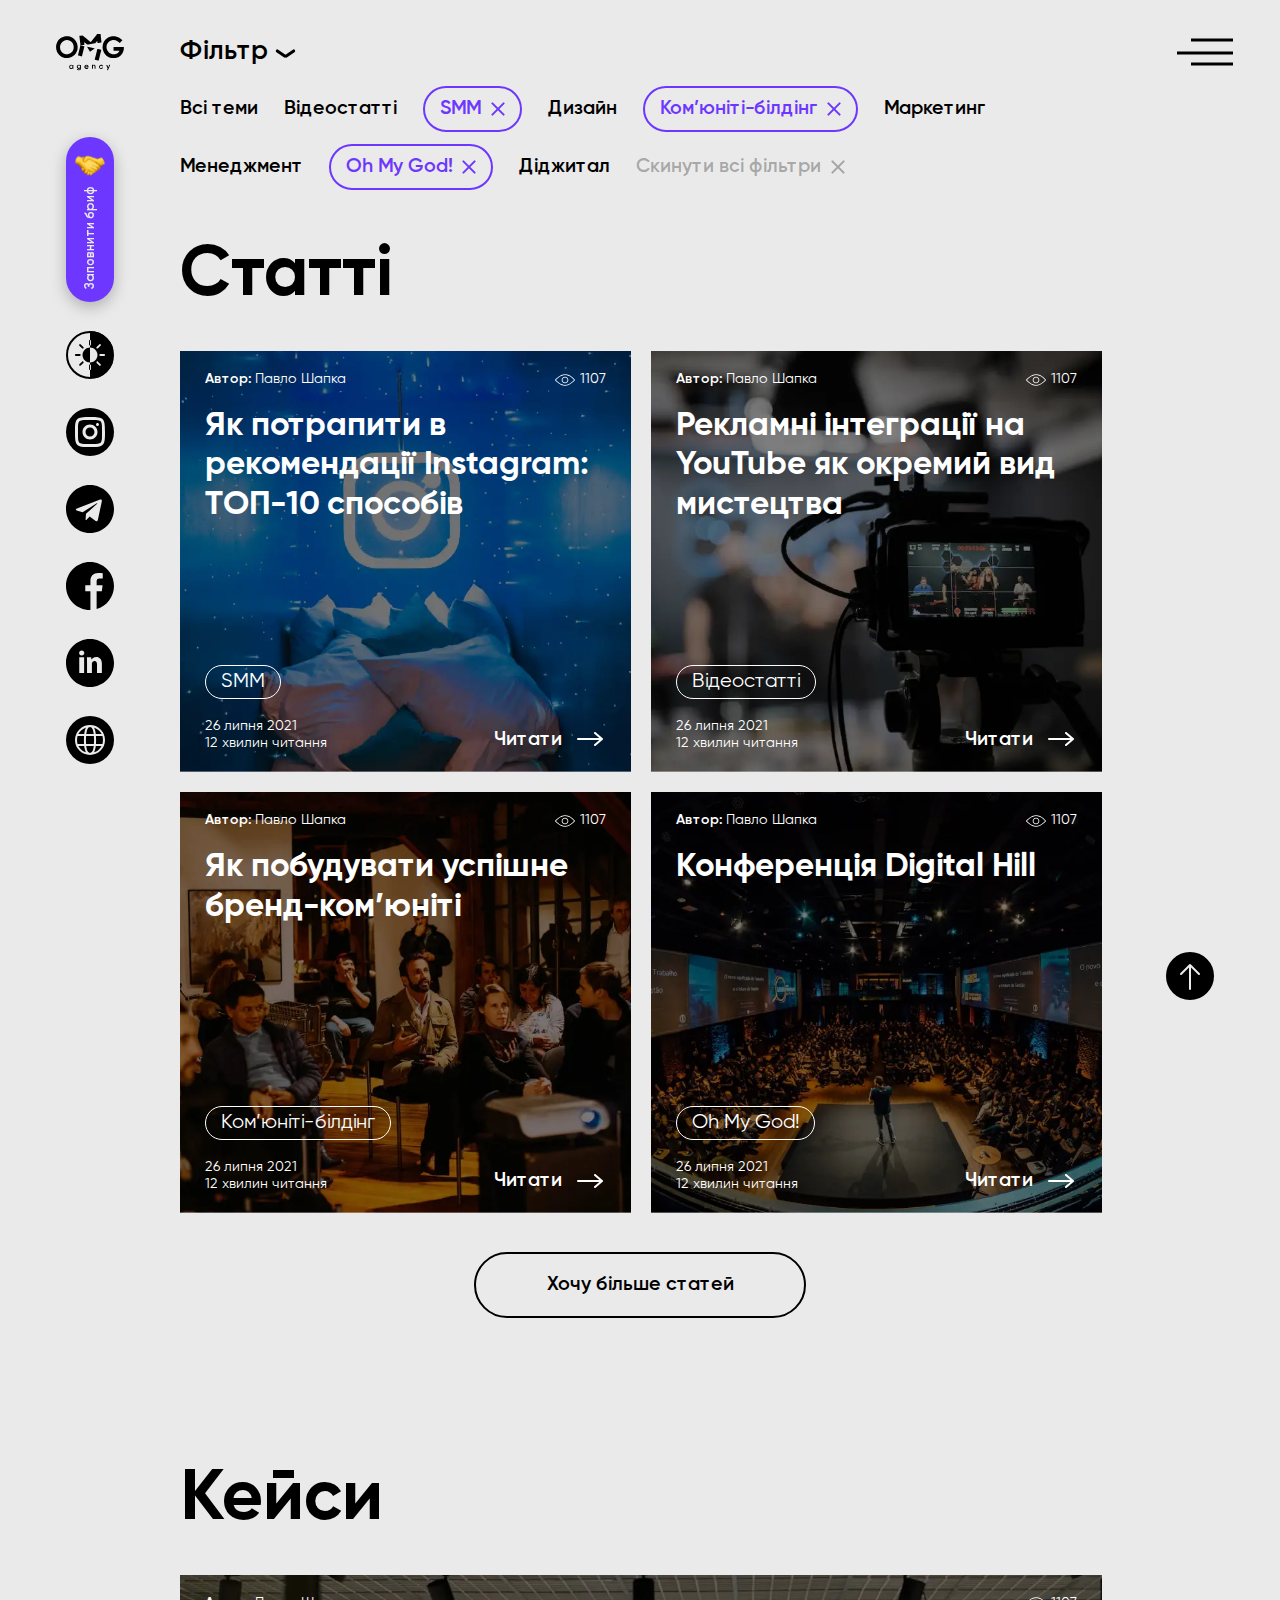
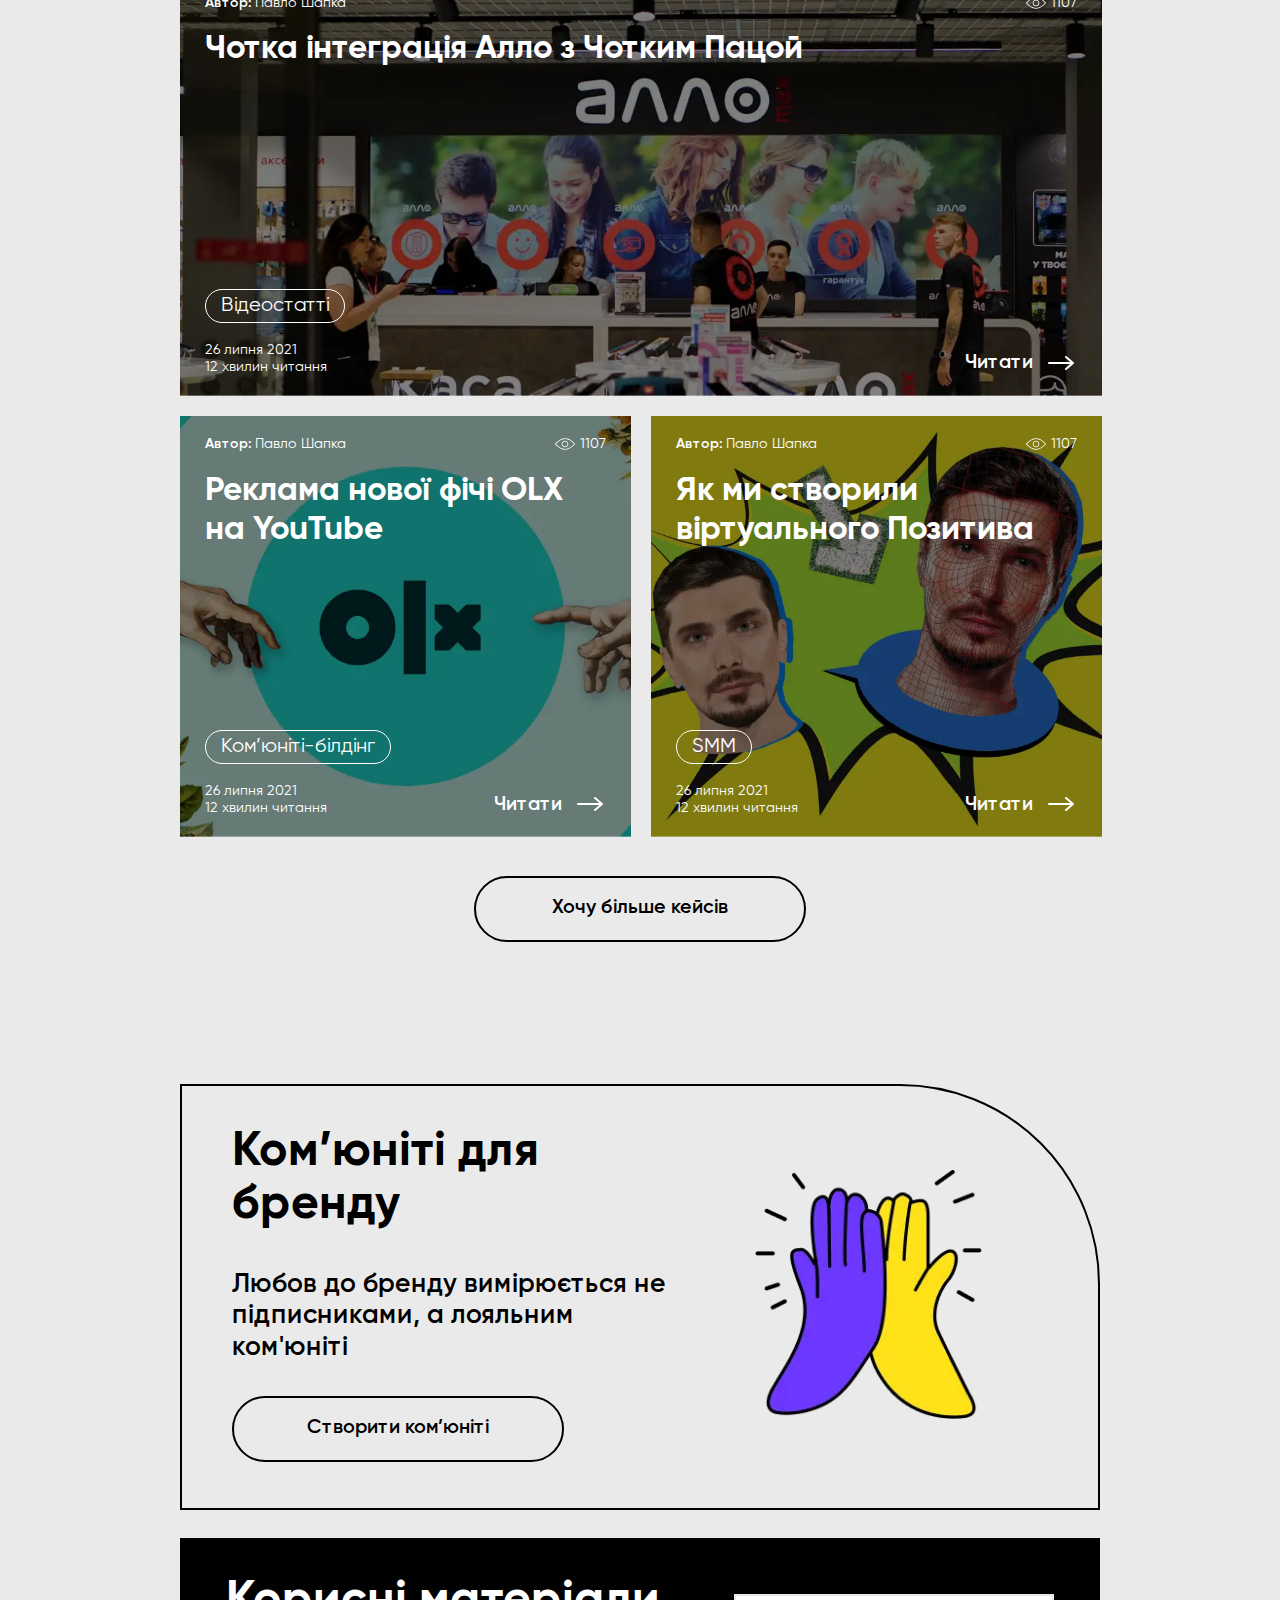
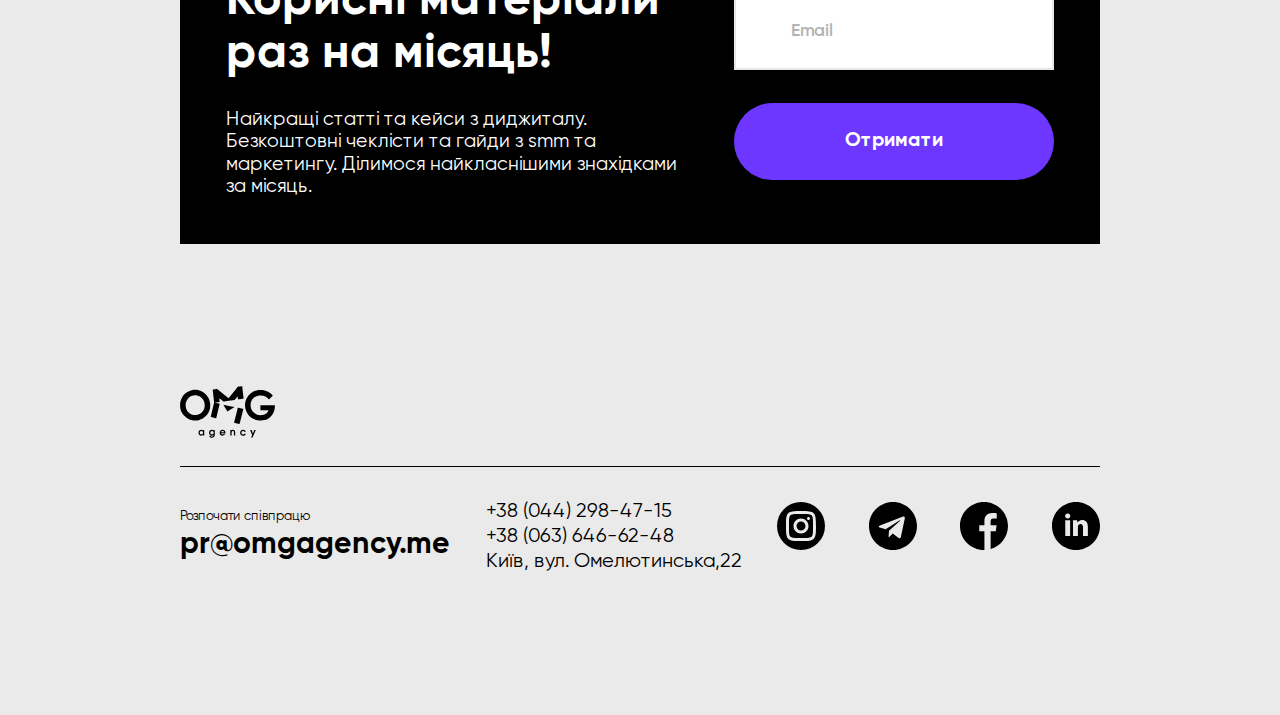
<file: index.html>
<!DOCTYPE html>
<html lang="en">

<head>
	<title>HomePage</title>
	<meta charset="UTF-8">
	<meta name="format-detection" content="telephone=no">
	<style>
		body {
			opacity: 0;
		}
	</style>
	<link rel="stylesheet" href="css/style.min.css?_v=20230327161813">
	<link rel="shortcut icon" href="favicon.ico">
	<!-- <meta name="robots" content="noindex, nofollow"> -->
	<meta name="viewport" content="width=device-width, initial-scale=1.0">
</head>

<body>
	<div class="up-to-block"></div>
	<div data-da=".menu__container,991,2" class="side">
		<div class="side__content">
			<div class="side__buttons btn-side">
				<button data-popup="#form-brief" class="btn-side__brief">
					<span>Заповнити бриф</span>
					<picture><source srcset="img/icons/hands.webp" type="image/webp"><img src="img/icons/hands.png" alt="hands"></picture>
				</button>
				<button type="button" class="btn-side__theme page__theme">
					<img src="img/icons/day.svg" class="btn-side__theme-day" alt="day">
					<img src="img/icons/night.svg" class="btn-side__theme-night" alt="night">
				</button>
			</div>
			<div class="side__links links-side">
				<a href="#" class="links-side__item instagram-link">
					<img src="img/icons/insta.svg" class="links-side__img insta-img" alt="instagram">
				</a>
				<a href="#" class="links-side__item telegram-link">
					<img src="img/icons/teleg.svg" class="links-side__img teleg-img" alt="telegram">
				</a>
				<a href="#" class="links-side__item faceebok-link">
					<img src="img/icons/face.svg" class="links-side__img facebook-img" alt="facebook">
				</a>
				<a href="#" class="links-side__item linkedin-link">
					<img src="img/icons/link.svg" class="links-side__img linkedin-img" alt="linkedin">
				</a>
				<div class="language-link__body">
					<a href="#" class="links-side__item language-link">
						<img src="img/icons/language.svg" class="links-side__img lng-img" alt="language">
					</a>
					<ul class="language-link__list">
						<li class="language-link__item _active"><a href="#" class="language-link__link">Укр</a></li>
						<li class="language-link__item"><a href="#" class="language-link__link">Eng</a></li>
						<li class="language-link__item"><a href="#" class="language-link__link">Ру</a></li>
					</ul>
				</div>
			</div>
		</div>
	</div>


	<div data-scroll="200" data-scroll-show="500" class="arrow-up">
		<a href="#" data-goto=".up-to-block" class="arrow-up__btn">
			<img src="img/icons/arrow_up.svg" alt="arrow-up">
		</a>
	</div>
	<div class="wrapper wrapper__main">
		<header class="header">
			<a href="#" class="header__logo">
				<img class="header__logo-img" src="img/icons/logo.svg" alt="logo">
			</a>
			<button type="button" class="menu__icon icon-menu"><span></span></button>
			<div class="header__menu menu">
				<div class="menu__container">
					<nav class="menu__body">
						<ul class="menu__list">
							<li class="menu__item"><a href="https://localworkarea.github.io/OMG/" target="_blank" class="menu__link">Головна</a></li>
							<li class="menu__item"><a href="index.html" class="menu__link">Блог</a></li>
							<li class="menu__item"><a href="articles.html" class="menu__link">Статті</a></li>
							<li class="menu__item"><a href="cases.html" class="menu__link">Кейси</a></li>
							<li class="menu__item"><a href="glossary.html" class="menu__link">Глосарій</a></li>
							<li class="menu__item"><a href="#" data-goto=".footer" class="menu__link">Контакти</a></li>
						</ul>
					</nav>
				</div>
			</div>
		</header>
		<main class="page page__main">
			<section class="main">
				<div class="main__container">
					<div class="main__filters filters">
						<div data-spollers data-spollers-speed="300" class="filters">
							<div class="filters__item">
								<button type="button" data-spoller class="filters__title _spoller-active">Фільтр<span></span></button>
								<div class="filters__body">
									<div class="filters__content">
										<button type="button" class="filters__btn">
											<span class="filters__text">Всі теми</span>
											<img src="img/icons/close-blue.svg" alt="close-icon">
										</button>
										<button type="button" class="filters__btn">
											<span class="filters__text _active-filter">Відеостатті</span>
											<img src="img/icons/close-blue.svg" alt="close-icon">
										</button>
										<button type="button" class="filters__btn _active-filter">
											<span class="filters__text">SMM</span>
											<img src="img/icons/close-blue.svg" alt="close-icon">
										</button>
										<button type="button" class="filters__btn">
											<span class="filters__text">Дизайн</span>
											<img src="img/icons/close-blue.svg" alt="close-icon">
										</button>
										<button type="button" class="filters__btn _active-filter">
											<span class="filters__text">Ком’юніті-білдінг</span>
											<img src="img/icons/close-blue.svg" alt="close-icon">
										</button>
										<button type="button" class="filters__btn">
											<span class="filters__text">Маркетинг</span>
											<img src="img/icons/close-blue.svg" alt="close-icon">
										</button>
										<button type="button" class="filters__btn">
											<span class="filters__text">Менеджмент</span>
											<img src="img/icons/close-blue.svg" alt="close-icon">
										</button>
										<button type="button" class="filters__btn _active-filter">
											<span class="filters__text">Oh My God!</span>
											<img src="img/icons/close-blue.svg" alt="close-icon">
										</button>
										<button type="button" class="filters__btn">
											<span class="filters__text">Діджитал</span>
											<img src="img/icons/close-blue.svg" alt="close-icon">
										</button>
										<button type="button" class="filters__btn filters__btn_reset">
											<span class="filters__text">Скинути всі фільтри</span>
											<img src="img/icons/close-gray.svg" alt="close-icon">
										</button>
									</div>
								</div>
							</div>
						</div>
					</div>
				</div>
			</section>
			<section class="articles">
				<div class="articles__container">
					<h2 class="articles__title title-main">Статті</h2>
					<div class="articles__content">
						<article class="article-item">
							<div class="article-item__image-ibg">
								<picture><source srcset="img/articles/1.webp" type="image/webp"><img src="img/articles/1.png" class="article-item__img" alt="image"></picture>
							</div>
							<div class="article-item__body">
								<div class="article-item__head">
									<div class="article-item__autor"><span>Автор:</span> Павло Шапка</div>
									<div class="article-item__views">
										<img src="img/blog-page/visibility.svg" class="article-item__views-icon" alt="eye">
										<span class="article-item__count">1107</span>
									</div>
									<h3 class="article-item__title">
										<a href="article-one.html" class="article-item__link">Як потрапити в рекомендації Instagram: ТОП-10 способів</a>
									</h3>
								</div>
								<div class="article-item__bottom">
									<div class="article-item__block">
										<a href="#" class="article-item__category">SMM</a>
										<div class="article-item__date">26 липня 2021</div>
										<div class="article-item__read">12 хвилин читання</div>
									</div>
									<a href="article-one.html" class="article-item__btm-link">
										<span class="article-item__text">Читати</span>
										<img src="img/blog-page/arrow.svg" class="article-item__arrow" alt="arrow">
									</a>
								</div>
							</div>
						</article>
						<article class="article-item">
							<div class="article-item__image-ibg">
								<picture><source srcset="img/articles/2.webp" type="image/webp"><img src="img/articles/2.png" class="article-item__img" alt="image"></picture>
							</div>
							<div class="article-item__body">
								<div class="article-item__head">
									<div class="article-item__autor"><span>Автор:</span> Павло Шапка</div>
									<div class="article-item__views">
										<img src="img/blog-page/visibility.svg" class="article-item__views-icon" alt="eye">
										<span class="article-item__count">1107</span>
									</div>
									<h3 class="article-item__title">
										<a href="article-one.html" class="article-item__link">Рекламні інтеграції на YouTube як окремий вид мистецтва</a>
									</h3>
								</div>
								<div class="article-item__bottom">
									<div class="article-item__block">
										<a href="#" class="article-item__category">Відеостатті</a>
										<div class="article-item__date">26 липня 2021</div>
										<div class="article-item__read">12 хвилин читання</div>
									</div>
									<a href="article-one.html" class="article-item__btm-link">
										<span class="article-item__text">Читати</span>
										<img src="img/blog-page/arrow.svg" class="article-item__arrow" alt="arrow">
									</a>
								</div>
							</div>
						</article>
						<article class="article-item">
							<div class="article-item__image-ibg">
								<picture><source srcset="img/articles/3.webp" type="image/webp"><img src="img/articles/3.png" class="article-item__img" alt="image"></picture>
							</div>
							<div class="article-item__body">
								<div class="article-item__head">
									<div class="article-item__autor"><span>Автор:</span> Павло Шапка</div>
									<div class="article-item__views">
										<img src="img/blog-page/visibility.svg" class="article-item__views-icon" alt="eye">
										<span class="article-item__count">1107</span>
									</div>
									<h3 class="article-item__title">
										<a href="article-one.html" class="article-item__link">Як побудувати успішне бренд-ком’юніті</a>
									</h3>
								</div>
								<div class="article-item__bottom">
									<div class="article-item__block">
										<a href="#" class="article-item__category">Ком’юніті-білдінг</a>
										<div class="article-item__date">26 липня 2021</div>
										<div class="article-item__read">12 хвилин читання</div>
									</div>
									<a href="article-one.html" class="article-item__btm-link">
										<span class="article-item__text">Читати</span>
										<img src="img/blog-page/arrow.svg" class="article-item__arrow" alt="arrow">
									</a>
								</div>
							</div>
						</article>
						<article class="article-item">
							<div class="article-item__image-ibg">
								<picture><source srcset="img/articles/4.webp" type="image/webp"><img src="img/articles/4.png" class="article-item__img" alt="image"></picture>
							</div>
							<div class="article-item__body">
								<div class="article-item__head">
									<div class="article-item__autor"><span>Автор:</span> Павло Шапка</div>
									<div class="article-item__views">
										<img src="img/blog-page/visibility.svg" class="article-item__views-icon" alt="eye">
										<span class="article-item__count">1107</span>
									</div>
									<h3 class="article-item__title">
										<a href="article-one.html" class="article-item__link">Конференція Digital Hill</a>
									</h3>
								</div>
								<div class="article-item__bottom">
									<div class="article-item__block">
										<a href="#" class="article-item__category">Oh My God!</a>
										<div class="article-item__date">26 липня 2021</div>
										<div class="article-item__read">12 хвилин читання</div>
									</div>
									<a href="article-one.html" class="article-item__btm-link">
										<span class="article-item__text">Читати</span>
										<img src="img/blog-page/arrow.svg" class="article-item__arrow" alt="arrow">
									</a>
								</div>
							</div>
						</article>
					</div>
					<a href="#" class="articles__btn btn btn_black">Хочу більше статей</a>
				</div>
			</section>
			<section class="cases">
				<div class="cases__container">
					<h2 class="cases__title title-main">Кейси</h2>
					<div class="cases__content">
						<article class="article-item">
							<div class="article-item__image-ibg">
								<picture><source srcset="img/cases/1.webp" type="image/webp"><img src="img/cases/1.png" class="article-item__img" alt="image"></picture>
							</div>
							<div class="article-item__body">
								<div class="article-item__head">
									<div class="article-item__autor"><span>Автор:</span> Павло Шапка</div>
									<div class="article-item__views">
										<img src="img/blog-page/visibility.svg" class="article-item__views-icon" alt="eye">
										<span class="article-item__count">1107</span>
									</div>
									<h3 class="article-item__title">
										<a href="#" class="article-item__link">Чотка інтеграція Алло з Чотким Пацой</a>
									</h3>
								</div>
								<div class="article-item__bottom">
									<div class="article-item__block">
										<a href="#" class="article-item__category">Відеостатті</a>
										<div class="article-item__date">26 липня 2021</div>
										<div class="article-item__read">12 хвилин читання</div>
									</div>
									<a href="#" class="article-item__btm-link">
										<span class="article-item__text">Читати</span>
										<img src="img/blog-page/arrow.svg" class="article-item__arrow" alt="arrow">
									</a>
								</div>
							</div>
						</article>
						<article class="article-item">
							<div class="article-item__image-ibg">
								<picture><source srcset="img/cases/2.webp" type="image/webp"><img src="img/cases/2.png" class="article-item__img" alt="image"></picture>
							</div>
							<div class="article-item__body">
								<div class="article-item__head">
									<div class="article-item__autor"><span>Автор:</span> Павло Шапка</div>
									<div class="article-item__views">
										<img src="img/blog-page/visibility.svg" class="article-item__views-icon" alt="eye">
										<span class="article-item__count">1107</span>
									</div>
									<h3 class="article-item__title">
										<a href="#" class="article-item__link">Реклама нової фічі OLX на YouTube</a>
									</h3>
								</div>
								<div class="article-item__bottom">
									<div class="article-item__block">
										<a href="#" class="article-item__category">Ком’юніті-білдінг</a>
										<div class="article-item__date">26 липня 2021</div>
										<div class="article-item__read">12 хвилин читання</div>
									</div>
									<a href="#" class="article-item__btm-link">
										<span class="article-item__text">Читати</span>
										<img src="img/blog-page/arrow.svg" class="article-item__arrow" alt="arrow">
									</a>
								</div>
							</div>
						</article>
						<article class="article-item">
							<div class="article-item__image-ibg">
								<picture><source srcset="img/cases/3.webp" type="image/webp"><img src="img/cases/3.png" class="article-item__img" alt="image"></picture>
							</div>
							<div class="article-item__body">
								<div class="article-item__head">
									<div class="article-item__autor"><span>Автор:</span> Павло Шапка</div>
									<div class="article-item__views">
										<img src="img/blog-page/visibility.svg" class="article-item__views-icon" alt="eye">
										<span class="article-item__count">1107</span>
									</div>
									<h3 class="article-item__title">
										<a href="#" class="article-item__link">Як ми створили віртуального Позитива</a>
									</h3>
								</div>
								<div class="article-item__bottom">
									<div class="article-item__block">
										<a href="#" class="article-item__category">SMM</a>
										<div class="article-item__date">26 липня 2021</div>
										<div class="article-item__read">12 хвилин читання</div>
									</div>
									<a href="#" class="article-item__btm-link">
										<span class="article-item__text">Читати</span>
										<img src="img/blog-page/arrow.svg" class="article-item__arrow" alt="arrow">
									</a>
								</div>
							</div>
						</article>
					</div>
					<a href="#" class="cases__btn btn btn_black">Хочу більше кейсів</a>
				</div>
			</section>
			<section class="community">
				<div class="community__container">
					<div class="community__body">
						<div class="community__info">
							<h2 class="community__title">Ком’юніті для бренду</h2>
							<p class="community__text text-big-b">Любов до бренду вимірюється
								не підписниками, а лояльним ком'юніті</p>
							<a href="#" data-popup="#form-brief" class="community__btn btn btn_black">Створити ком’юніті</a>
						</div>
						<div class="community__image">
							<div class="community__img-wr">
								<picture><source srcset="img/blog-page/hands.webp" type="image/webp"><img src="img/blog-page/hands.png" alt="hands"></picture>
							</div>
						</div>
					</div>
				</div>
			</section>
			<section class="main-form">
				<div class="main-form__container">
					<div class="main-form__body subscribe-form__body">
						<div class="subscribe-form__info">
							<h2 class="subscribe-form__title">Корисні матеріали раз на місяць!</h2>
							<p class="subscribe-form__text">Найкращі статті та кейси з диджиталу.
								Безкоштовні чеклісти та гайди з smm та маркетингу. Ділимося найкласнішими знахідками за місяць.</p>
						</div>
						<form class="subscribe-form__form" data-dev data-popup-message="#form-message-blue" action="files/sendmail/sendmail.php" method="POST">
							<div class="form__item">
								<input type="email" name="email" data-required data-validate data-error="Некоректний e-mail" placeholder="Email" class="input input_blue">
							</div>
							<button type="submit" class="form__button form__button_blue">Отримати</button>
						</form>
					</div>
				</div>
			</section>
		</main>
		<footer class="footer">
			<div class="footer__container">
				<div class="footer__top top-footer">
					<a href="#" class="top-footer__logo">
						<img src="img/icons/logo.svg" alt="logo">
					</a>
				</div>
				<div class="footer__bottom btm-footer">
					<div class="btm-footer__block">
						<div class="btm-footer__coop">Розпочати співпрацю</div>
						<a href="mailto:pr@omgagency.me" class="btm-footer__email">pr@omgagency.me</a>
					</div>
					<div class="btm-footer__block">
						<a href="tel:+380442984715" class="btm-footer__tel">+38 (044) 298-47-15</a>
						<a href="tel:+380636466248" class="btm-footer__tel">+38 (063) 646-62-48</a>
						<div class="btm-footer__address">Київ, вул. Омелютинська,22</div>
					</div>
					<div class="btm-footer__block">
						<a href="#" class="links-side__item instagram-link">
							<img src="img/icons/insta.svg" class="links-side__img insta-img" alt="instagram">
						</a>
						<a href="#" class="links-side__item telegram-link">
							<img src="img/icons/teleg.svg" class="links-side__img teleg-img" alt="telegram">
						</a>
						<a href="#" class="links-side__item faceebok-link">
							<img src="img/icons/face.svg" class="links-side__img facebook-img" alt="facebook">
						</a>
						<a href="#" class="links-side__item linkedin-link">
							<img src="img/icons/link.svg" class="links-side__img linkedin-img" alt="linkedin">
						</a>
					</div>
				</div>
			</div>
		</footer>
	</div>
	<div id="form-message-blue" aria-hidden="true" class="popup">
		<div class="popup__wrapper">
			<div class="popup__content form-massage form-massage_blue">
				<button data-close type="button" class="form-massage__close form-massage__close_white"></button>
				<div class="form-massage__body">
					<div class="form-massage__title">Дякуємо!</div>
					<div class="form-massage__ok">
						<img src="img/icons/ok.svg" class="form-massage__ok-icon" alt="icon">
					</div>
				</div>
			</div>
		</div>
	</div>
	<div id="form-message-yellow" aria-hidden="true" class="popup">
		<div class="popup__wrapper">
			<div class="popup__content form-massage form-massage_yellow">
				<button data-close type="button" class="form-massage__close form-massage__close_black"></button>
				<div class="form-massage__body">
					<div class="form-massage__title">Дякуємо!</div>
					<div class="form-massage__text">Зв’яжемося з вами<br> наближчим часом!</div>
					<div class="form-massage__ok">
						<img src="img/icons/ok.svg" class="form-massage__ok-icon" alt="icon">
					</div>
				</div>
				<div class="form-massage__image">
					<img src="img/icons/form-eyes.svg" class="form-massage__img" alt="eyes">
				</div>
			</div>
		</div>
	</div>
	<div id="share-btn" aria-hidden="true" class="popup">
		<div class="popup__wrapper">
			<div class="popup__content share-btn">
				<button data-close type="button" class="form-massage__close form-massage__close_black"></button>
				<div class="share-btn__title">Поділитись</div>
				<div class="share-btn__text">Поділитись посиланням:</div>
				<div class="share-btn__social">
					<button type="button" class="share-btn__social-body">
						<img src="img/article-one/share/telegram.svg" class="share-btn__social-icon" alt="telegram">
					</button>
					<button type="button" class="share-btn__social-body">
						<img src="img/article-one/share/facebook.svg" class="share-btn__social-icon" alt="facebook">
					</button>
					<button type="button" class="share-btn__social-body">
						<img src="img/article-one/share/linkindin.svg" class="share-btn__social-icon" alt="linkedin">
					</button>
					<button type="button" class="share-btn__social-body">
						<img src="img/article-one/share/mail-circle.svg" class="share-btn__social-icon social-circle-ic" alt="mail">
						<picture><source srcset="img/article-one/share/mail-5.webp" type="image/webp"><img src="img/article-one/share/mail-5.png" class="social-mail-ic" alt="mail"></picture>
					</button>
				</div>
				<div class="share-btn__text">Копіювати посилання:</div>
				<div class="share-btn__copy copy-btn">
					<img src="img/article-one/share/share.svg" alt="icon" class="copy-btn__icon">
					<div class="copy-btn__text-link">
						<input autocomplete="off" type="text" name="share" placeholder="" value="example.com/share-link/example-omg-article" class="input__share">
					</div>
					<button type="button" class="copy-btn__copy-link">Копіювати</button>
				</div>
			</div>
		</div>
	</div>


	<div id="form-brief" aria-hidden="true" class="popup">
		<div class="popup__wrapper">
			<div class="popup__content popup-form">
				<span class="popup-form__puzzle puzzle-big puzzle-big_yellow puzzle-big__puzzle_top"></span>
				<span class="popup-form__puzzle puzzle-big puzzle-big_black puzzle-big__puzzle_rt"></span>
				<span class="popup-form__puzzle puzzle-big puzzle-big_black puzzle-big__puzzle_btm"></span>
				<span class="popup-form__puzzle puzzle-big puzzle-big_yellow puzzle-big__puzzle_lt"></span>
				<button data-close type="button" class="form-massage__close form-massage__close_black"></button>
				<div class="form__head">
					<h2 class="form__title">Створимо разом щось <span class="title-line">&nbsp;дійсно якісне?&nbsp;</span></h2>
					<div class="form__image">
						<img class="form__img" src="img/icons/form-eyes.svg" alt="eyes">
					</div>
				</div>
				<form data-dev data-popup-message="#form-message-yellow" action="files/sendmail/sendmail.php" method="POST">
					<div class="form__inputs">
						<div class="form__item">
							<input type="text" name="company" data-required data-validate data-error="Обов'язкове поле" placeholder="Назва компанії/бренду" class="input">
						</div>
						<div class="form__item">
							<input type="text" name="name" data-required data-validate data-error="Обов'язкове поле" placeholder="Ім’я та прізвище" class="input">
						</div>
						<div class="form__item">
							<input type="email" name="email" data-required data-validate data-error="Некоректний e-mail" placeholder="Email" class="input">
						</div>
						<div class="form__item">
							<input type="text" name="telegram" placeholder="Telegram" class="input">
						</div>
					</div>
					<textarea name="message" placeholder="Послуга або завдання" class="input"></textarea>
					<button type="submit" class="form__button">Відправити</button>
				</form>
			</div>
		</div>
	</div>




	<script src="js/app.min.js?_v=20230327161813"></script>
</body>

</html>
</file>
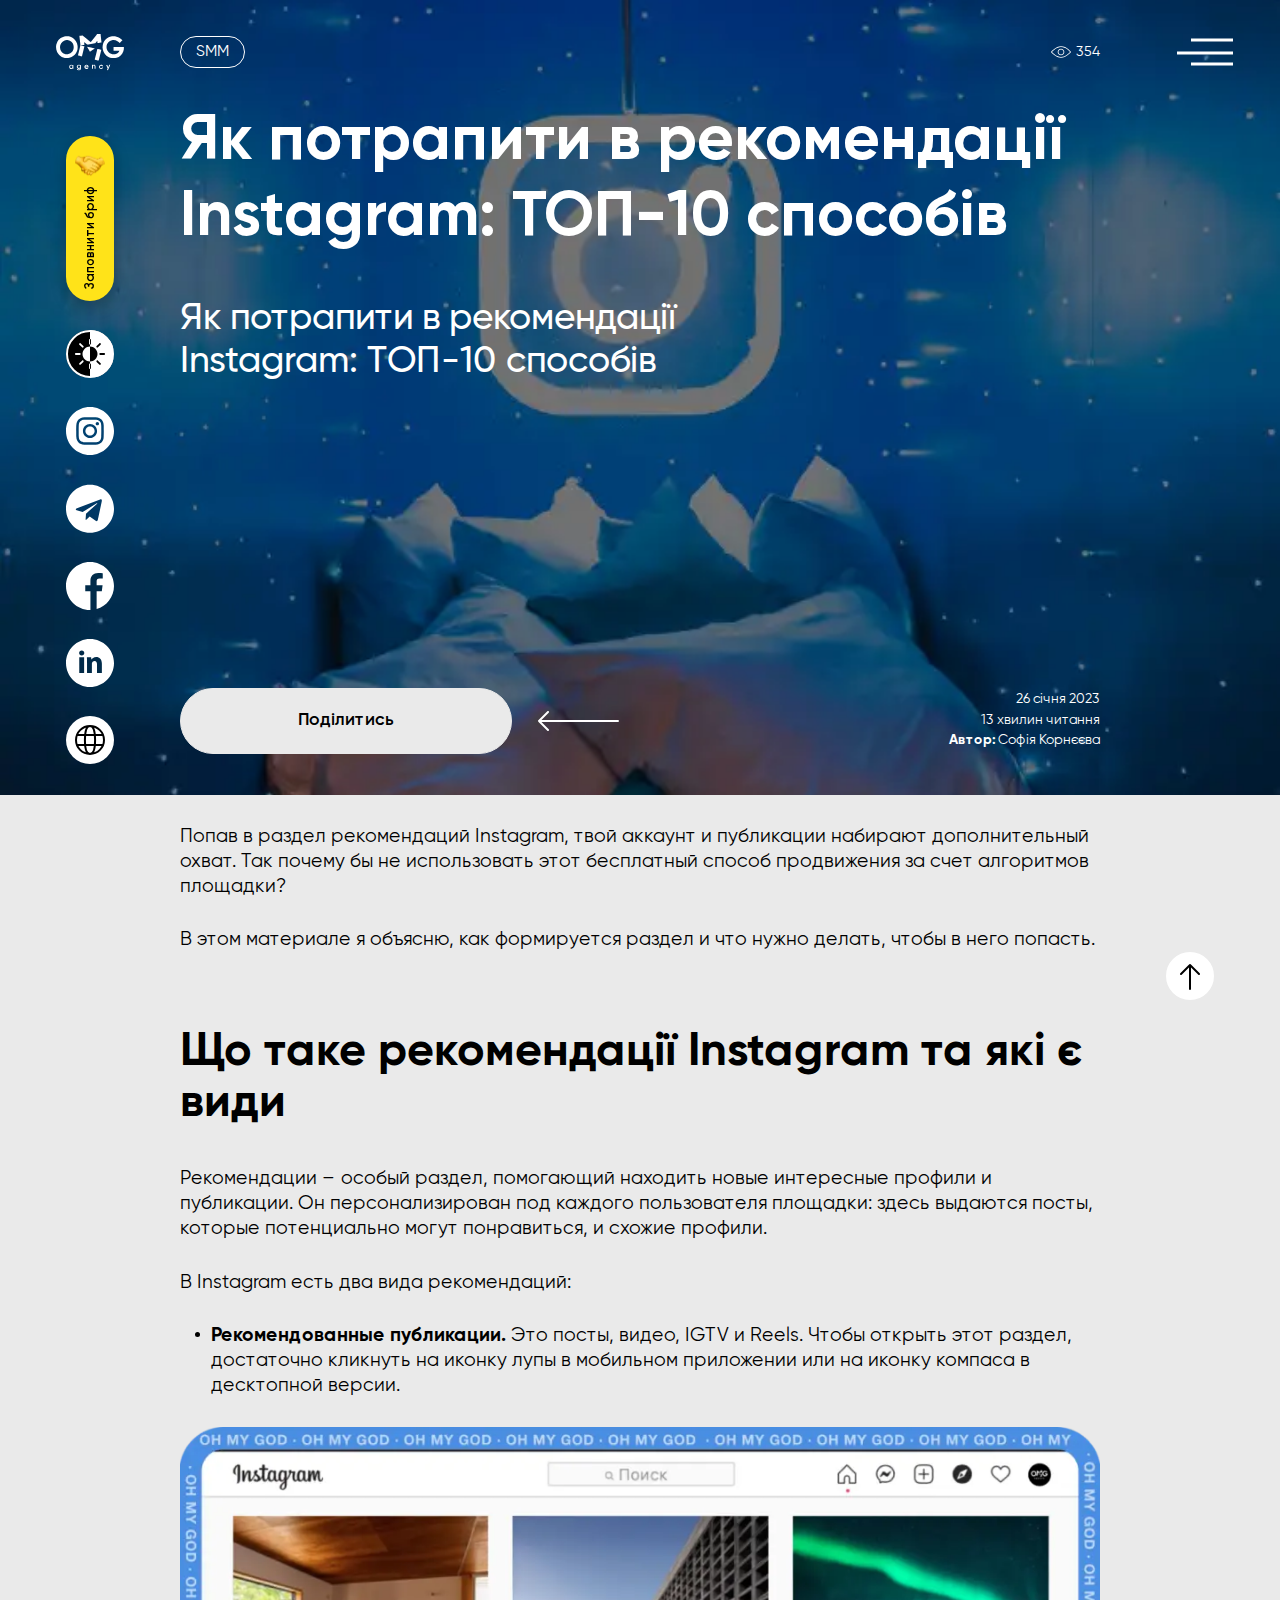
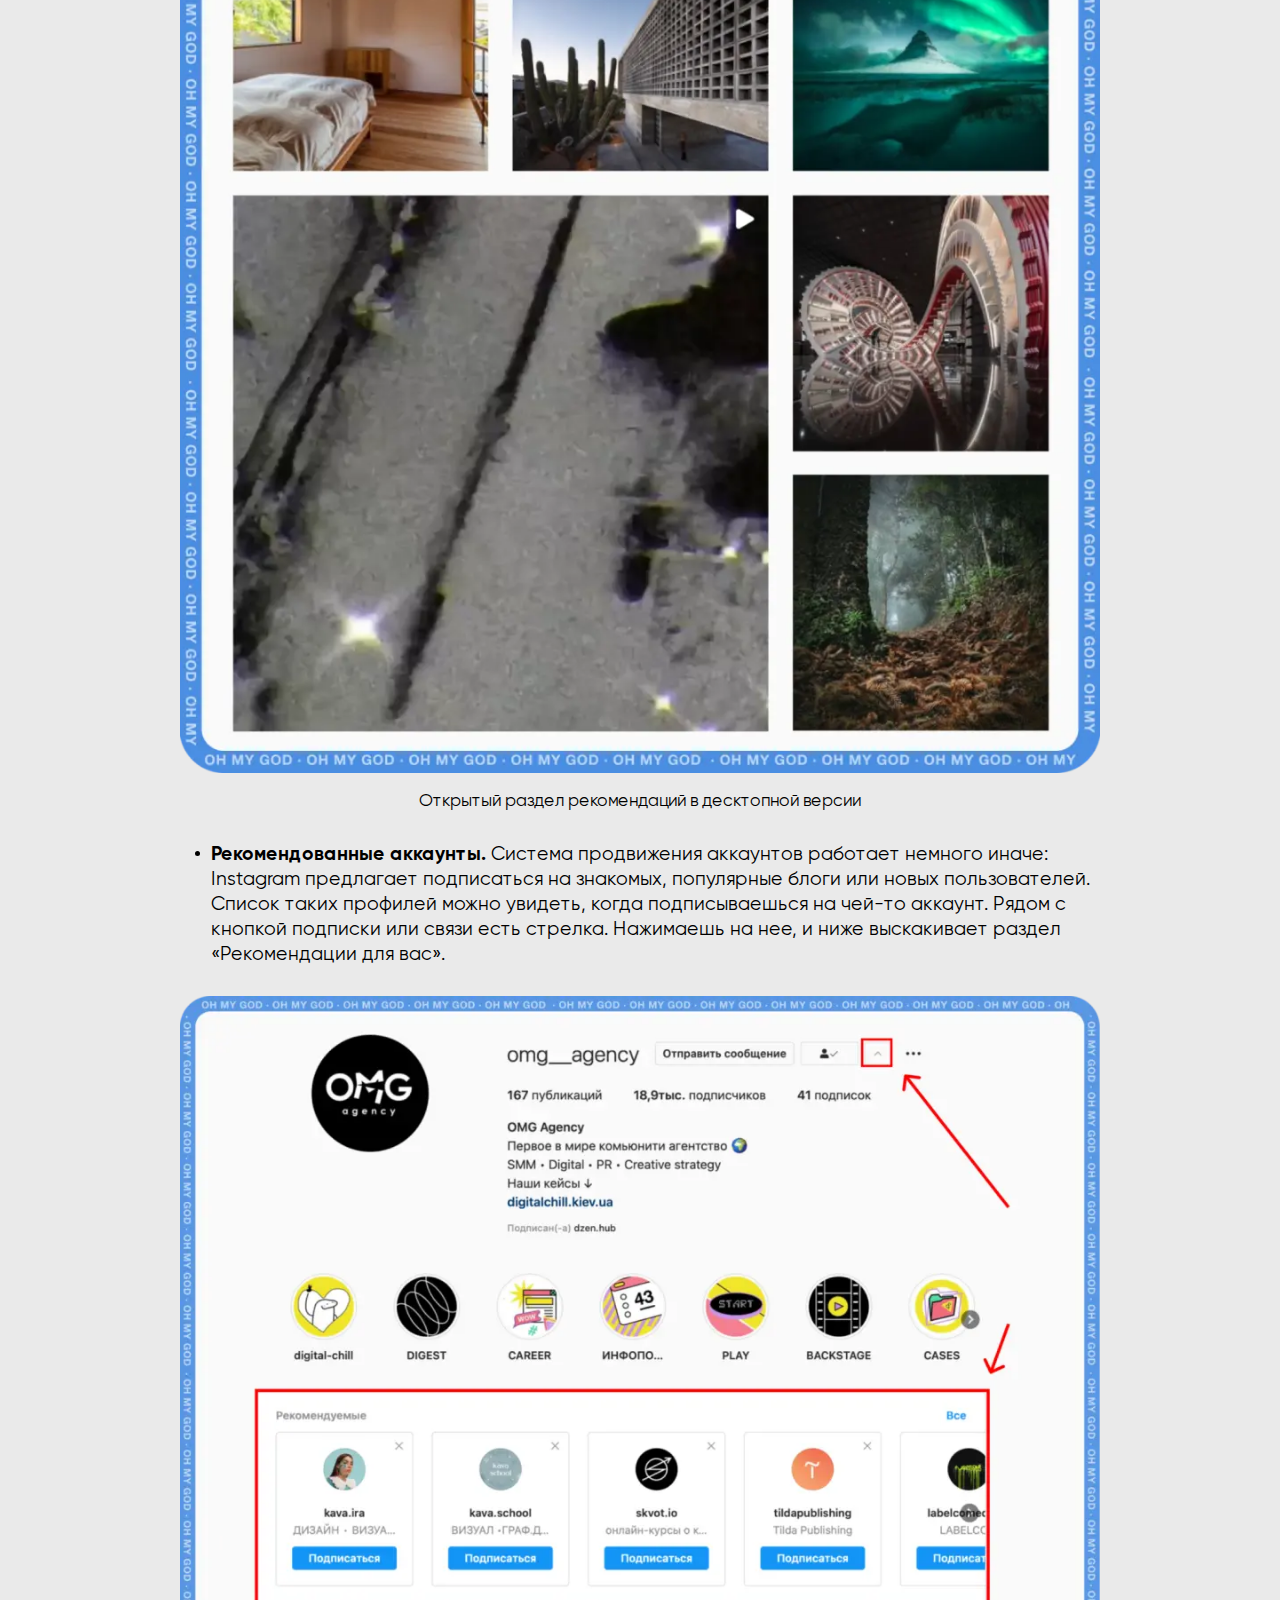
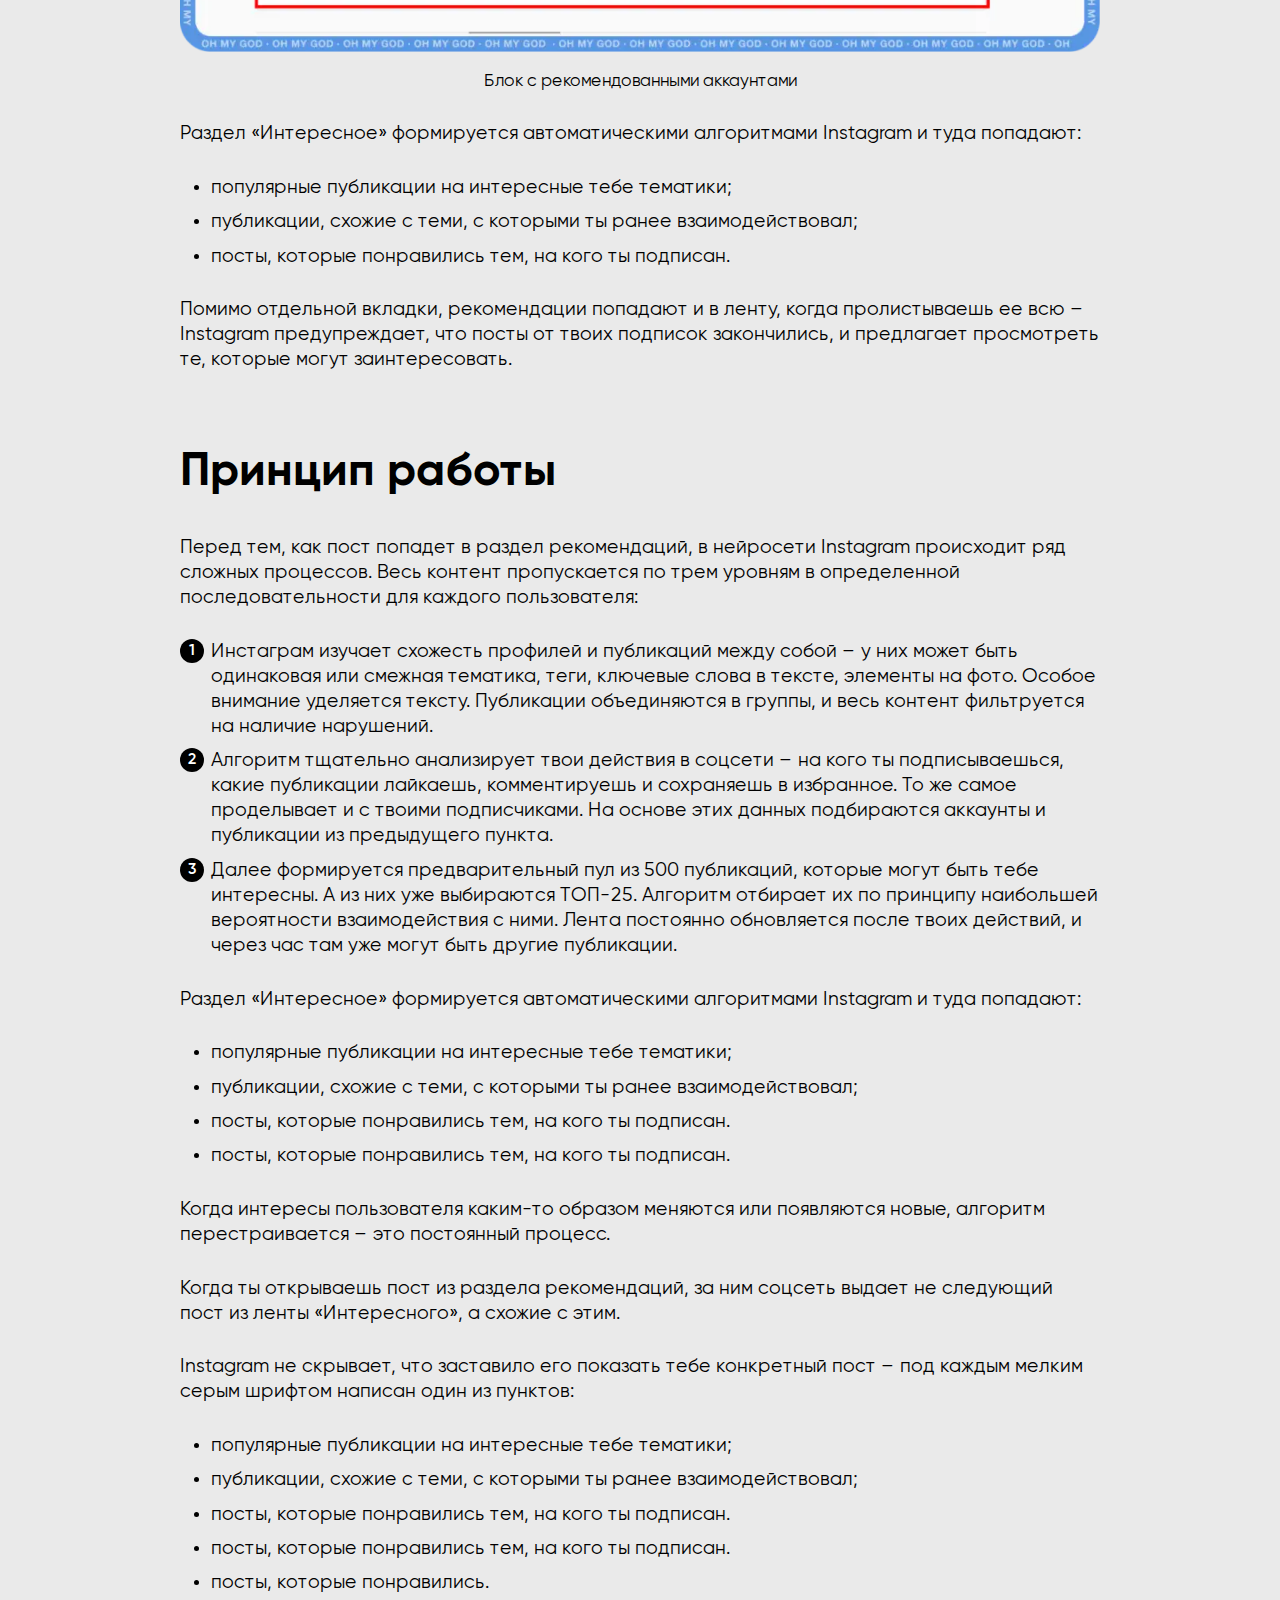
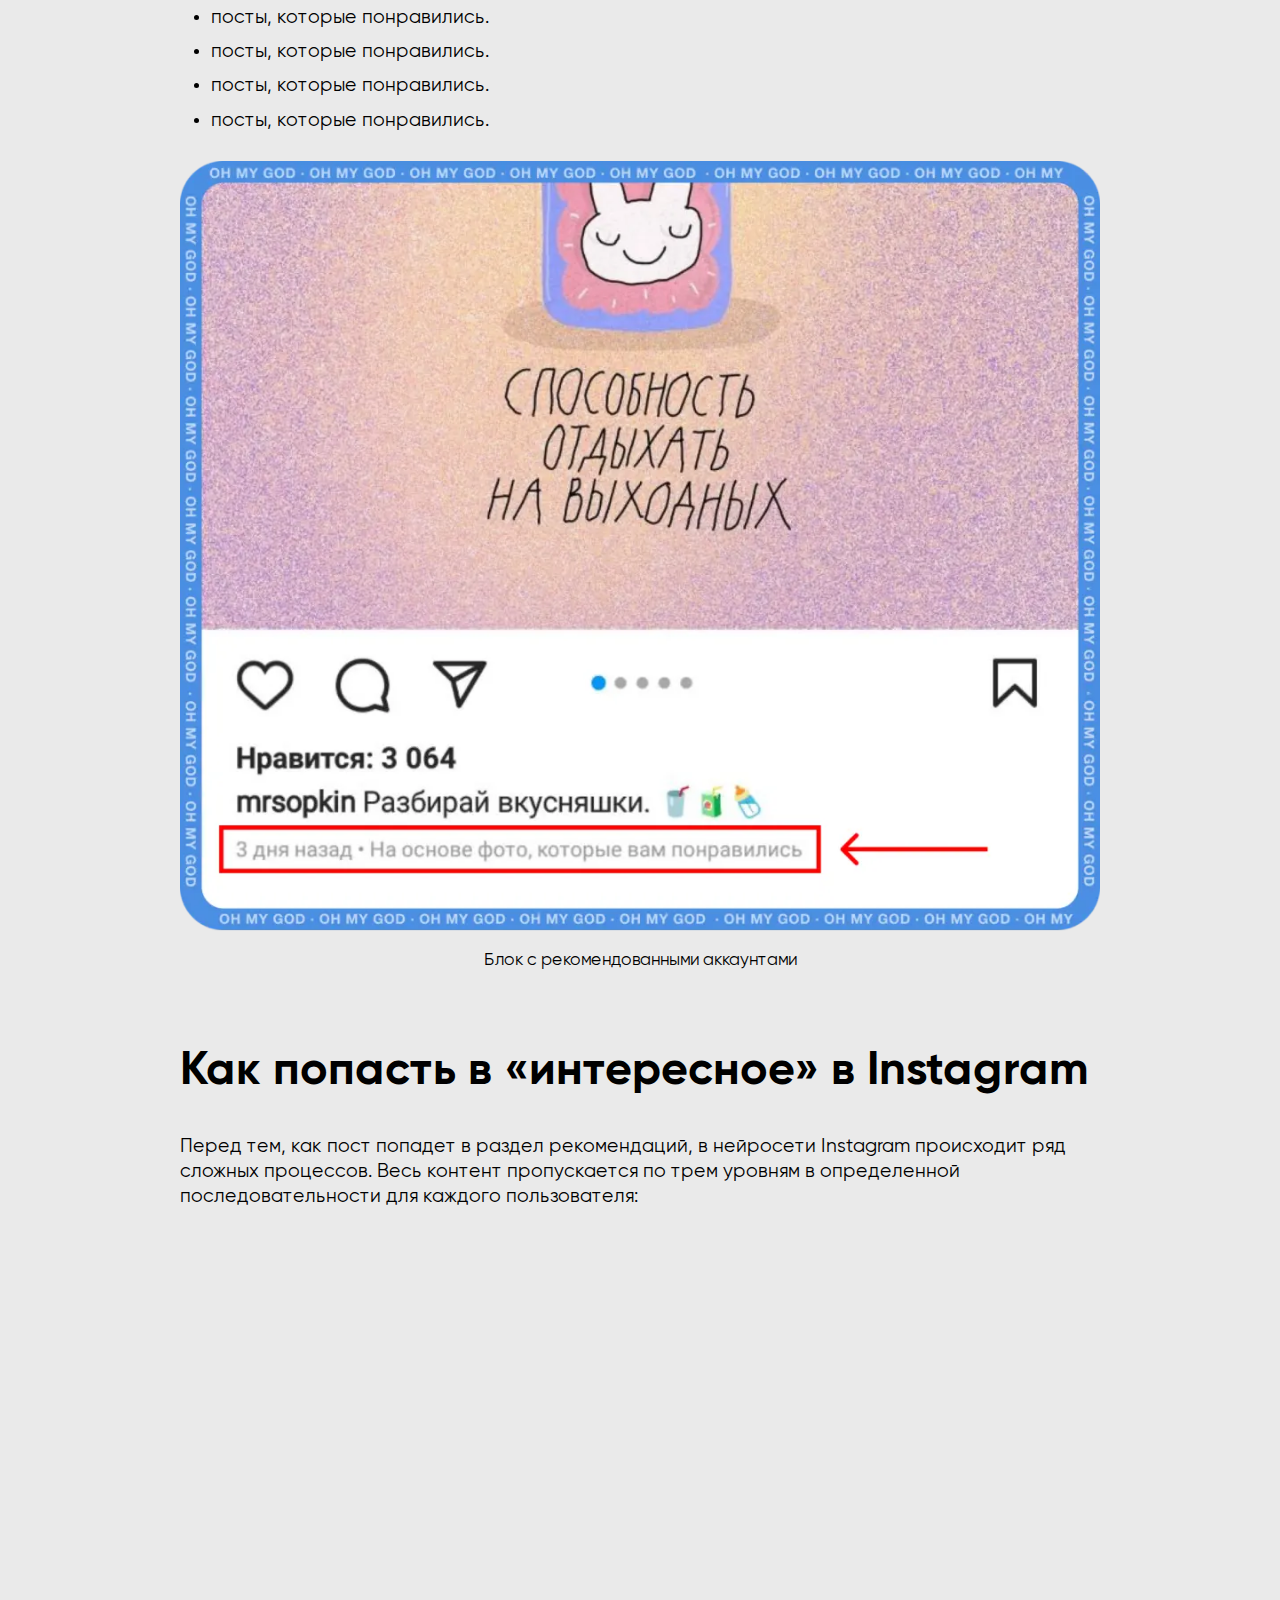
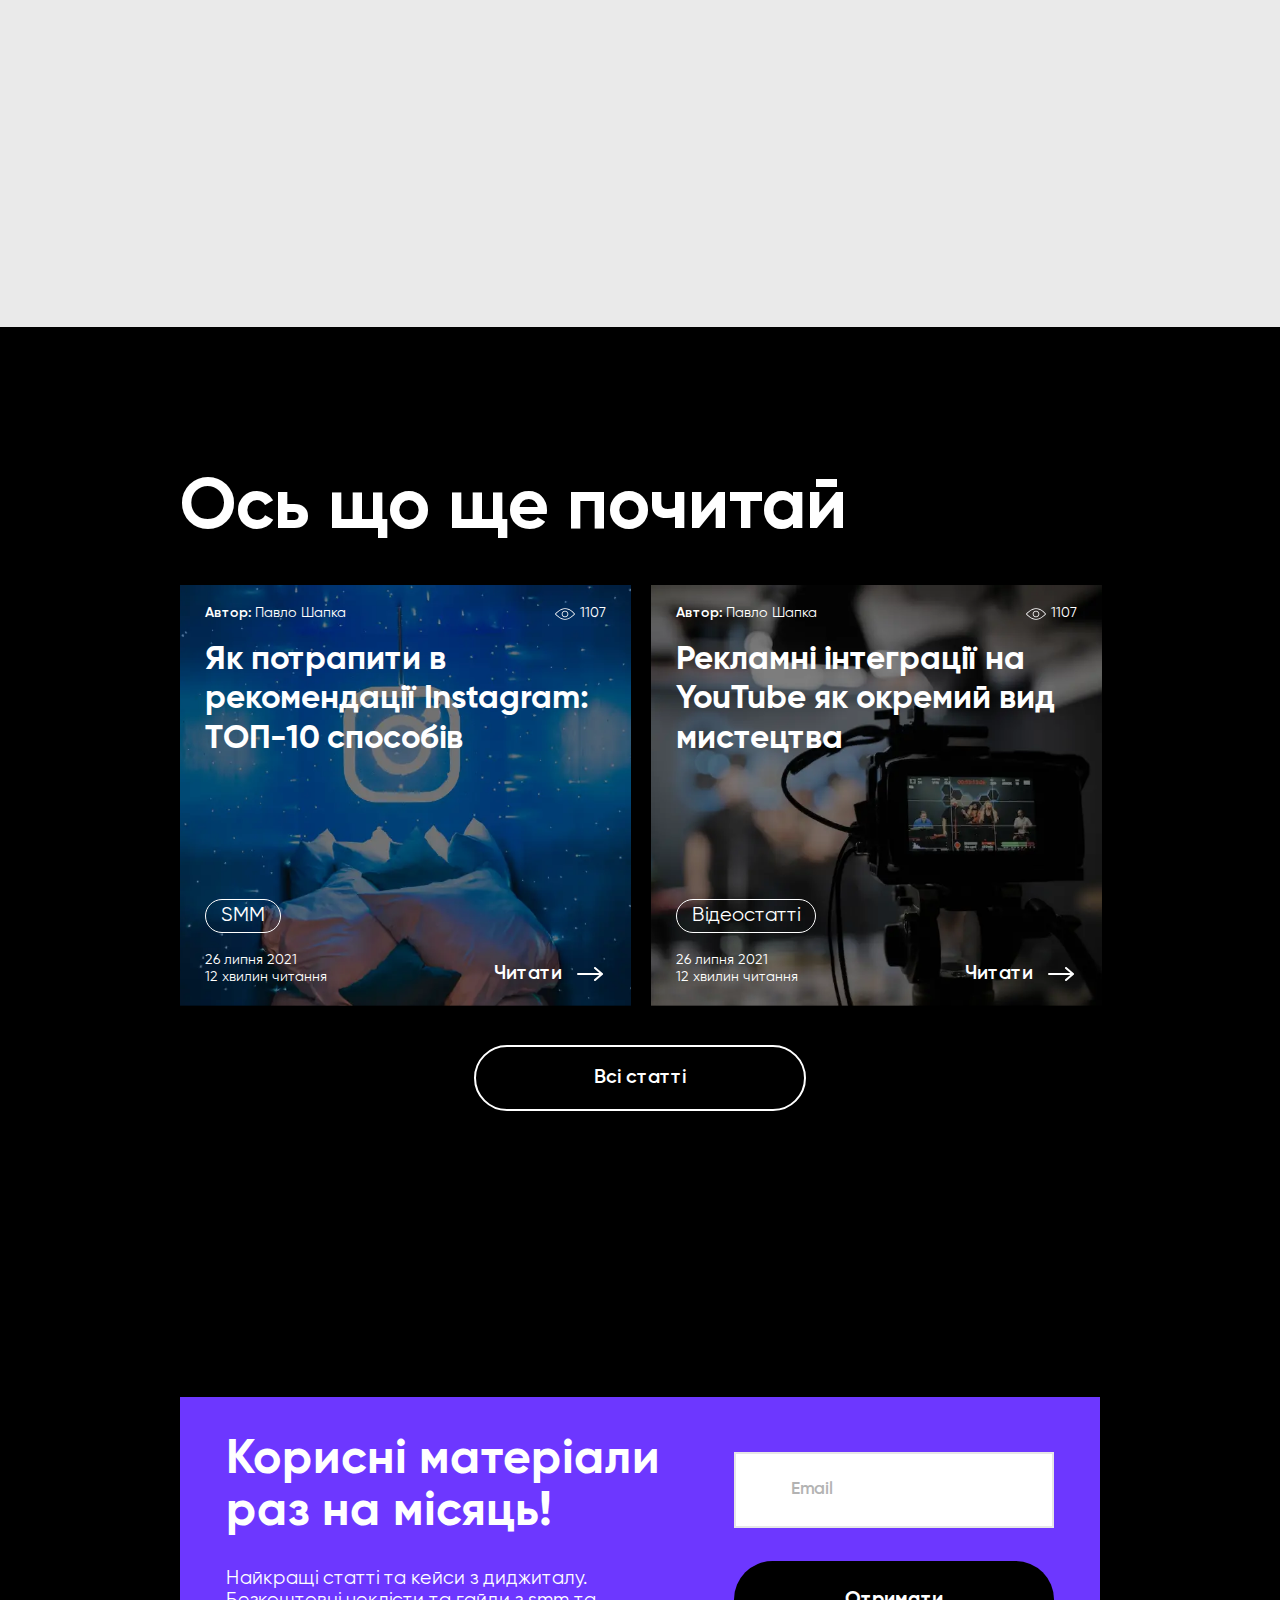
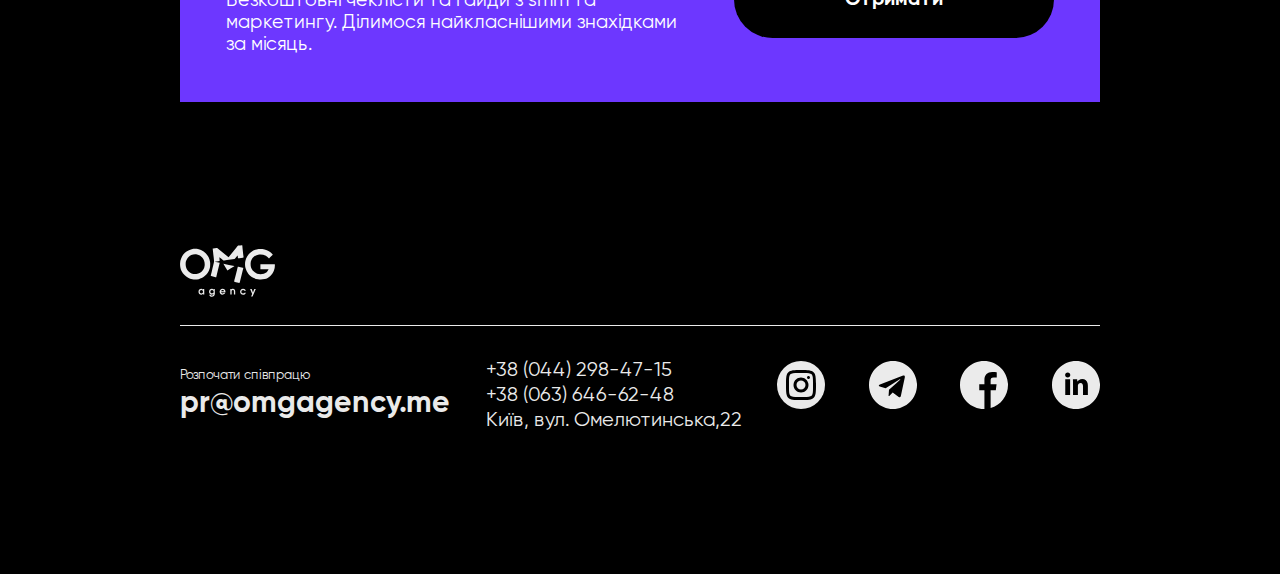
<file: article-one.html>
<!DOCTYPE html>
<html lang="en">

<head>
	<title>Article</title>
	<meta charset="UTF-8">
	<meta name="format-detection" content="telephone=no">
	<style>
		body {
			opacity: 0;
		}
	</style>
	<link rel="stylesheet" href="css/style.min.css?_v=20230327161813">
	<link rel="shortcut icon" href="favicon.ico">
	<!-- <meta name="robots" content="noindex, nofollow"> -->
	<meta name="viewport" content="width=device-width, initial-scale=1.0">
</head>

<body>
	<div class="wrapper wrapper__articles-one">
		<div class="up-to-block"></div>
		<header class="header">
			<a href="#" class="header__logo">
				<img class="header__logo-img" src="img/icons/logo.svg" alt="logo">
			</a>
			<button type="button" class="menu__icon icon-menu"><span></span></button>
			<div class="header__menu menu">
				<div class="menu__container">
					<nav class="menu__body">
						<ul class="menu__list">
							<li class="menu__item"><a href="https://localworkarea.github.io/OMG/" target="_blank" class="menu__link">Головна</a></li>
							<li class="menu__item"><a href="index.html" class="menu__link">Блог</a></li>
							<li class="menu__item"><a href="articles.html" class="menu__link">Статті</a></li>
							<li class="menu__item"><a href="cases.html" class="menu__link">Кейси</a></li>
							<li class="menu__item"><a href="glossary.html" class="menu__link">Глосарій</a></li>
							<li class="menu__item"><a href="#" data-goto=".footer" class="menu__link">Контакти</a></li>
						</ul>
					</nav>
				</div>
			</div>
		</header>
		<main class="page page__articles-one">
			<section class="articles-one">
				<div class="articles-one__image-ibg">
					<picture><source srcset="img/articles/1.webp" type="image/webp"><img src="img/articles/1.png" alt="image"></picture>
				</div>
				<article class="articles-one__main-body">
					<div class="articles-one__container">
						<div class="articles-one__head">
							<a data-da=".articles-one__info,768,0" href="#" class="articles-one__category">SMM</a>
							<div class="articles-one__views">
								<img src="img/blog-page/visibility.svg" class="articles-one__views-icon" alt="icon">
								<div class="articles-one__views-numb">354</div>
							</div>
						</div>
						<div class="articles-one__title-body">
							<h1 class="articles-one__main-title">Як потрапити в рекомендації Instagram: ТОП-10 способів</h1>
							<div class="articles-one__subtitle">Як потрапити в рекомендації Instagram: ТОП-10 способів</div>
						</div>
						<div class="articles-one__bottom">
							<div class="articles-one__share">
								<button data-popup="#share-btn" class="articles-one__share-btn article-item__share-btn">Поділитись</button>
								<img src="img/icons/arrow_left.svg" class="articles-one__share-arrow" alt="arrow">
							</div>
							<div class="articles-one__info">
								<div class="articles-one__date">26 січня 2023</div>
								<div class="articles-one__read">13 хвилин читання</div>
								<div data-da=".articles-one__head,768,0" class="articles-one__author"><b>Автор:</b> Софія Корнєєва</div>
							</div>
						</div>
					</div>
				</article>
			</section>
			<section class="articles-one__text-article text-article">
				<div class="text-article__container">
					<p class="text-article__paragraf">Попав в раздел рекомендаций Instagram, твой аккаунт и публикации набирают дополнительный охват. Так почему бы не использовать этот бесплатный способ продвижения за счет алгоритмов площадки?</p>
					<p class="text-article__paragraf">В этом материале я объясню, как формируется раздел и что нужно делать, чтобы в него попасть.</p>

					<h2 class="text-article__title">Що таке рекомендації Instagram та які є види</h2>
					<p class="text-article__paragraf">Рекомендации – особый раздел, помогающий находить новые интересные профили и публикации. Он персонализирован под каждого пользователя площадки: здесь выдаются посты, которые потенциально могут понравиться, и схожие профили.</p>
					<p class="text-article__paragraf">В Instagram есть два вида рекомендаций:</p>
					<ul class="text-article__list">
						<li class="text-article__item">
							<p class="text-article__paragraf_blt"><b>Рекомендованные публикации.</b> Это посты, видео, IGTV и Reels. Чтобы открыть этот раздел, достаточно кликнуть на иконку лупы в мобильном приложении или на иконку компаса в десктопной версии.</p>
							<figure>
								<picture><source srcset="img/article-one/1.webp" type="image/webp"><img class="text-article__image" src="img/article-one/1.png" alt="photo" style="width:100%"></picture>
								<figcaption class="text-article__img-descrp">Открытый раздел рекомендаций в десктопной версии</figcaption>
							</figure>
						</li>
						<li class="text-article__item">
							<p class="text-article__paragraf_blt"><b>Рекомендованные аккаунты.</b> Система продвижения аккаунтов работает немного иначе: Instagram предлагает подписаться на знакомых, популярные блоги или новых пользователей. Список таких профилей можно увидеть, когда подписываешься на чей-то аккаунт. Рядом с кнопкой подписки или связи есть стрелка. Нажимаешь на нее, и ниже выскакивает раздел «Рекомендации для вас».</p>
							<figure>
								<picture><source srcset="img/article-one/2.webp" type="image/webp"><img class="text-article__image" src="img/article-one/2.png" alt="photo" style="width:100%"></picture>
								<figcaption class="text-article__img-descrp">Блок с рекомендованными аккаунтами</figcaption>
							</figure>
						</li>
					</ul>
					<p class="text-article__paragraf">Раздел «Интересное» формируется автоматическими алгоритмами Instagram и туда попадают:</p>
					<ul class="text-article__list">
						<li class="text-article__item_blt">популярные публикации на интересные тебе тематики;</li>
						<li class="text-article__item_blt">публикации, схожие с теми, с которыми ты ранее взаимодействовал;</li>
						<li class="text-article__item_blt">посты, которые понравились тем, на кого ты подписан.</li>
					</ul>
					<p class="text-article__paragraf">Помимо отдельной вкладки, рекомендации попадают и в ленту, когда пролистываешь ее всю – Instagram предупреждает, что посты от твоих подписок закончились, и предлагает просмотреть те, которые могут заинтересовать.</p>


					<h2 class="text-article__title">Принцип работы</h2>
					<p class="text-article__paragraf">Перед тем, как пост попадет в раздел рекомендаций, в нейросети Instagram происходит ряд сложных процессов. Весь контент пропускается по трем уровням в определенной последовательности для каждого пользователя:</p>
					<ol class="text-article__list">
						<li class="text-article__item_blt-num"> Инстаграм изучает схожесть профилей и публикаций между собой – у них может быть одинаковая или смежная тематика, теги, ключевые слова в тексте, элементы на фото. Особое внимание уделяется тексту. Публикации объединяются в группы, и весь контент фильтруется на наличие нарушений.</li>
						<li class="text-article__item_blt-num">Алгоритм тщательно анализирует твои действия в соцсети – на кого ты подписываешься, какие публикации лайкаешь, комментируешь и сохраняешь в избранное. То же самое проделывает и с твоими подписчиками. На основе этих данных подбираются аккаунты и публикации из предыдущего пункта.</li>
						<li class="text-article__item_blt-num">Далее формируется предварительный пул из 500 публикаций, которые могут быть тебе интересны. А из них уже выбираются ТОП-25. Алгоритм отбирает их по принципу наибольшей вероятности взаимодействия с ними. Лента постоянно обновляется после твоих действий, и через час там уже могут быть другие публикации.</li>
					</ol>

					<p class="text-article__paragraf">Раздел «Интересное» формируется автоматическими алгоритмами Instagram и туда попадают:</p>
					<ul class="text-article__list">
						<li class="text-article__item_blt">популярные публикации на интересные тебе тематики;</li>
						<li class="text-article__item_blt">публикации, схожие с теми, с которыми ты ранее взаимодействовал;</li>
						<li class="text-article__item_blt">посты, которые понравились тем, на кого ты подписан.</li>
						<li class="text-article__item_blt">посты, которые понравились тем, на кого ты подписан.</li>
					</ul>
					<p class="text-article__paragraf">Когда интересы пользователя каким-то образом меняются или появляются новые, алгоритм перестраивается – это постоянный процесс.</p>
					<p class="text-article__paragraf">Когда ты открываешь пост из раздела рекомендаций, за ним соцсеть выдает не следующий пост из ленты «Интересного», а схожие с этим.</p>
					<p class="text-article__paragraf">Instagram не скрывает, что заставило его показать тебе конкретный пост – под каждым мелким серым шрифтом написан один из пунктов:</p>

					<ul class="text-article__list">
						<li class="text-article__item_blt">популярные публикации на интересные тебе тематики;</li>
						<li class="text-article__item_blt">публикации, схожие с теми, с которыми ты ранее взаимодействовал;</li>
						<li class="text-article__item_blt">посты, которые понравились тем, на кого ты подписан.</li>
						<li class="text-article__item_blt">посты, которые понравились тем, на кого ты подписан.</li>
						<li class="text-article__item_blt">посты, которые понравились.</li>
						<li class="text-article__item_blt">посты, которые понравились.</li>
						<li class="text-article__item_blt">посты, которые понравились.</li>
						<li class="text-article__item_blt">посты, которые понравились.</li>
						<li class="text-article__item_blt">посты, которые понравились.</li>
					</ul>
					<figure>
						<picture><source srcset="img/article-one/3.webp" type="image/webp"><img class="text-article__image" src="img/article-one/3.png" alt="photo" style="width:100%"></picture>
						<figcaption class="text-article__img-descrp">Блок с рекомендованными аккаунтами</figcaption>
					</figure>

					<h2 class="text-article__title">Как попасть в «интересное» в Instagram</h2>
					<p class="text-article__paragraf">Перед тем, как пост попадет в раздел рекомендаций, в нейросети Instagram происходит ряд сложных процессов. Весь контент пропускается по трем уровням в определенной последовательности для каждого пользователя:</p>

					<div class="text-article__video">
						<iframe width="560" height="315" src="https://www.youtube.com/embed/O8XKiqG-OB0" title="YouTube video player" frameborder="0" allow="accelerometer; autoplay; clipboard-write; encrypted-media; gyroscope; picture-in-picture; web-share" allowfullscreen></iframe>
					</div>
				</div>
			</section>
			<section class="read-more">
				<div class="read-more__container">
					<h2 class="read-more__title title-main">Ось що ще почитай</h2>
					<div class="read-more__content">
						<article class="article-item">
							<div class="article-item__image-ibg">
								<picture><source srcset="img/articles/1.webp" type="image/webp"><img src="img/articles/1.png" class="article-item__img" alt="image"></picture>
							</div>
							<div class="article-item__body">
								<div class="article-item__head">
									<div class="article-item__autor"><span>Автор:</span> Павло Шапка</div>
									<div class="article-item__views">
										<img src="img/blog-page/visibility.svg" class="article-item__views-icon" alt="eye">
										<span class="article-item__count">1107</span>
									</div>
									<h3 class="article-item__title">
										<a href="#" class="article-item__link">Як потрапити в рекомендації Instagram: ТОП-10 способів</a>
									</h3>
								</div>
								<div class="article-item__bottom">
									<div class="article-item__block">
										<a href="#" class="article-item__category">SMM</a>
										<div class="article-item__date">26 липня 2021</div>
										<div class="article-item__read">12 хвилин читання</div>
									</div>
									<a href="#" class="article-item__btm-link">
										<span class="article-item__text">Читати</span>
										<img src="img/blog-page/arrow.svg" class="article-item__arrow" alt="arrow">
									</a>
								</div>
							</div>
						</article>
						<article class="article-item">
							<div class="article-item__image-ibg">
								<picture><source srcset="img/articles/2.webp" type="image/webp"><img src="img/articles/2.png" class="article-item__img" alt="image"></picture>
							</div>
							<div class="article-item__body">
								<div class="article-item__head">
									<div class="article-item__autor"><span>Автор:</span> Павло Шапка</div>
									<div class="article-item__views">
										<img src="img/blog-page/visibility.svg" class="article-item__views-icon" alt="eye">
										<span class="article-item__count">1107</span>
									</div>
									<h3 class="article-item__title">
										<a href="#" class="article-item__link">Рекламні інтеграції на YouTube як окремий вид мистецтва</a>
									</h3>
								</div>
								<div class="article-item__bottom">
									<div class="article-item__block">
										<a href="#" class="article-item__category">Відеостатті</a>
										<div class="article-item__date">26 липня 2021</div>
										<div class="article-item__read">12 хвилин читання</div>
									</div>
									<a href="#" class="article-item__btm-link">
										<span class="article-item__text">Читати</span>
										<img src="img/blog-page/arrow.svg" class="article-item__arrow" alt="arrow">
									</a>
								</div>
							</div>
						</article>
					</div>
					<a href="#" class="read-more__btn btn">Всі статті</a>
				</div>
			</section>
			<section class="articles-section__form">
				<div class="articles-section__container">
					<div class="articles-section__body subscribe-form__body subscribe-form__body_blue">
						<div class="subscribe-form__info">
							<h2 class="subscribe-form__title">Корисні матеріали раз на місяць!</h2>
							<p class="subscribe-form__text">Найкращі статті та кейси з диджиталу.
								Безкоштовні чеклісти та гайди з smm та маркетингу. Ділимося найкласнішими знахідками за місяць.</p>
						</div>
						<form class="subscribe-form__form" data-dev data-popup-message="#form-message-blue" action="files/sendmail/sendmail.php" method="POST">
							<div class="form__item">
								<input type="email" name="email" data-required data-validate data-error="Некоректний e-mail" placeholder="Email" class="input">
							</div>
							<button type="submit" class="form__button">Отримати</button>
						</form>
					</div>
				</div>
			</section>
		</main>
		<footer class="footer footer__black">
			<div class="footer__container">
				<div class="footer__top top-footer">
					<a href="#" class="top-footer__logo">
						<img src="img/icons/logo.svg" alt="logo">
					</a>
				</div>
				<div class="footer__bottom btm-footer">
					<div class="btm-footer__block">
						<div class="btm-footer__coop">Розпочати співпрацю</div>
						<a href="mailto:pr@omgagency.me" class="btm-footer__email">pr@omgagency.me</a>
					</div>
					<div class="btm-footer__block">
						<a href="tel:+380442984715" class="btm-footer__tel">+38 (044) 298-47-15</a>
						<a href="tel:+380636466248" class="btm-footer__tel">+38 (063) 646-62-48</a>
						<div class="btm-footer__address">Київ, вул. Омелютинська,22</div>
					</div>
					<div class="btm-footer__block">
						<a href="#" class="links-side__item instagram-link">
							<img src="img/icons/insta.svg" class="links-side__img insta-img" alt="instagram">
						</a>
						<a href="#" class="links-side__item telegram-link">
							<img src="img/icons/teleg.svg" class="links-side__img teleg-img" alt="telegram">
						</a>
						<a href="#" class="links-side__item faceebok-link">
							<img src="img/icons/face.svg" class="links-side__img facebook-img" alt="facebook">
						</a>
						<a href="#" class="links-side__item linkedin-link">
							<img src="img/icons/link.svg" class="links-side__img linkedin-img" alt="linkedin">
						</a>
					</div>
				</div>
			</div>
		</footer>
		<div data-da=".menu__container,991,2" class="side">
			<div class="side__content">
				<div class="side__buttons btn-side">
					<button data-popup="#form-brief" class="btn-side__brief">
						<span>Заповнити бриф</span>
						<picture><source srcset="img/icons/hands.webp" type="image/webp"><img src="img/icons/hands.png" alt="hands"></picture>
					</button>
					<button type="button" class="btn-side__theme page__theme">
						<img src="img/icons/theme-white.svg" class="btn-side__theme-day-night" alt="day-night">
					</button>
				</div>
				<div class="side__links links-side">
					<a href="#" class="links-side__item">
						<img src="img/icons/insta-white.svg" class="links-side__img" alt="instagram">
					</a>
					<a href="#" class="links-side__item">
						<img src="img/icons/teleg-white.svg" class="links-side__img" alt="telegram">
					</a>
					<a href="#" class="links-side__item">
						<img src="img/icons/faceebook-white.svg" class="links-side__img" alt="facebook">
					</a>
					<a href="#" class="links-side__item">
						<img src="img/icons/linkedin-white.svg" class="links-side__img" alt="linkedin">
					</a>
					<div class="language-link__body">
						<a href="#" class="links-side__item">
							<img src="img/icons/language-white.svg" class="links-side__img" alt="language">
						</a>
						<ul class="language-link__list">
							<li class="language-link__item _active"><a href="#" class="language-link__link">Укр</a></li>
							<li class="language-link__item"><a href="#" class="language-link__link">Eng</a></li>
							<li class="language-link__item"><a href="#" class="language-link__link">Ру</a></li>
						</ul>
					</div>
				</div>
			</div>
		</div>
		<div data-scroll="200" data-scroll-show="500" class="arrow-up">
			<a href="#" data-goto=".up-to-block" class="arrow-up__btn">
				<img src="img/icons/arrow_up.svg" alt="arrow-up">
			</a>
		</div>
	</div>
	<div id="form-message-blue" aria-hidden="true" class="popup">
		<div class="popup__wrapper">
			<div class="popup__content form-massage form-massage_blue">
				<button data-close type="button" class="form-massage__close form-massage__close_white"></button>
				<div class="form-massage__body">
					<div class="form-massage__title">Дякуємо!</div>
					<div class="form-massage__ok">
						<img src="img/icons/ok.svg" class="form-massage__ok-icon" alt="icon">
					</div>
				</div>
			</div>
		</div>
	</div>
	<div id="form-message-yellow" aria-hidden="true" class="popup">
		<div class="popup__wrapper">
			<div class="popup__content form-massage form-massage_yellow">
				<button data-close type="button" class="form-massage__close form-massage__close_black"></button>
				<div class="form-massage__body">
					<div class="form-massage__title">Дякуємо!</div>
					<div class="form-massage__text">Зв’яжемося з вами<br> наближчим часом!</div>
					<div class="form-massage__ok">
						<img src="img/icons/ok.svg" class="form-massage__ok-icon" alt="icon">
					</div>
				</div>
				<div class="form-massage__image">
					<img src="img/icons/form-eyes.svg" class="form-massage__img" alt="eyes">
				</div>
			</div>
		</div>
	</div>
	<div id="share-btn" aria-hidden="true" class="popup">
		<div class="popup__wrapper">
			<div class="popup__content share-btn">
				<button data-close type="button" class="form-massage__close form-massage__close_black"></button>
				<div class="share-btn__title">Поділитись</div>
				<div class="share-btn__text">Поділитись посиланням:</div>
				<div class="share-btn__social">
					<button type="button" class="share-btn__social-body">
						<img src="img/article-one/share/telegram.svg" class="share-btn__social-icon" alt="telegram">
					</button>
					<button type="button" class="share-btn__social-body">
						<img src="img/article-one/share/facebook.svg" class="share-btn__social-icon" alt="facebook">
					</button>
					<button type="button" class="share-btn__social-body">
						<img src="img/article-one/share/linkindin.svg" class="share-btn__social-icon" alt="linkedin">
					</button>
					<button type="button" class="share-btn__social-body">
						<img src="img/article-one/share/mail-circle.svg" class="share-btn__social-icon social-circle-ic" alt="mail">
						<picture><source srcset="img/article-one/share/mail-5.webp" type="image/webp"><img src="img/article-one/share/mail-5.png" class="social-mail-ic" alt="mail"></picture>
					</button>
				</div>
				<div class="share-btn__text">Копіювати посилання:</div>
				<div class="share-btn__copy copy-btn">
					<img src="img/article-one/share/share.svg" alt="icon" class="copy-btn__icon">
					<div class="copy-btn__text-link">
						<input autocomplete="off" type="text" name="share" placeholder="" value="example.com/share-link/example-omg-article" class="input__share">
					</div>
					<button type="button" class="copy-btn__copy-link">Копіювати</button>
				</div>
			</div>
		</div>
	</div>


	<div id="form-brief" aria-hidden="true" class="popup">
		<div class="popup__wrapper">
			<div class="popup__content popup-form">
				<span class="popup-form__puzzle puzzle-big puzzle-big_yellow puzzle-big__puzzle_top"></span>
				<span class="popup-form__puzzle puzzle-big puzzle-big_black puzzle-big__puzzle_rt"></span>
				<span class="popup-form__puzzle puzzle-big puzzle-big_black puzzle-big__puzzle_btm"></span>
				<span class="popup-form__puzzle puzzle-big puzzle-big_yellow puzzle-big__puzzle_lt"></span>
				<button data-close type="button" class="form-massage__close form-massage__close_black"></button>
				<div class="form__head">
					<h2 class="form__title">Створимо разом щось <span class="title-line">&nbsp;дійсно якісне?&nbsp;</span></h2>
					<div class="form__image">
						<img class="form__img" src="img/icons/form-eyes.svg" alt="eyes">
					</div>
				</div>
				<form data-dev data-popup-message="#form-message-yellow" action="files/sendmail/sendmail.php" method="POST">
					<div class="form__inputs">
						<div class="form__item">
							<input type="text" name="company" data-required data-validate data-error="Обов'язкове поле" placeholder="Назва компанії/бренду" class="input">
						</div>
						<div class="form__item">
							<input type="text" name="name" data-required data-validate data-error="Обов'язкове поле" placeholder="Ім’я та прізвище" class="input">
						</div>
						<div class="form__item">
							<input type="email" name="email" data-required data-validate data-error="Некоректний e-mail" placeholder="Email" class="input">
						</div>
						<div class="form__item">
							<input type="text" name="telegram" placeholder="Telegram" class="input">
						</div>
					</div>
					<textarea name="message" placeholder="Послуга або завдання" class="input"></textarea>
					<button type="submit" class="form__button">Відправити</button>
				</form>
			</div>
		</div>
	</div>




	<script src="js/app.min.js?_v=20230327161813"></script>
</body>

</html>
</file>
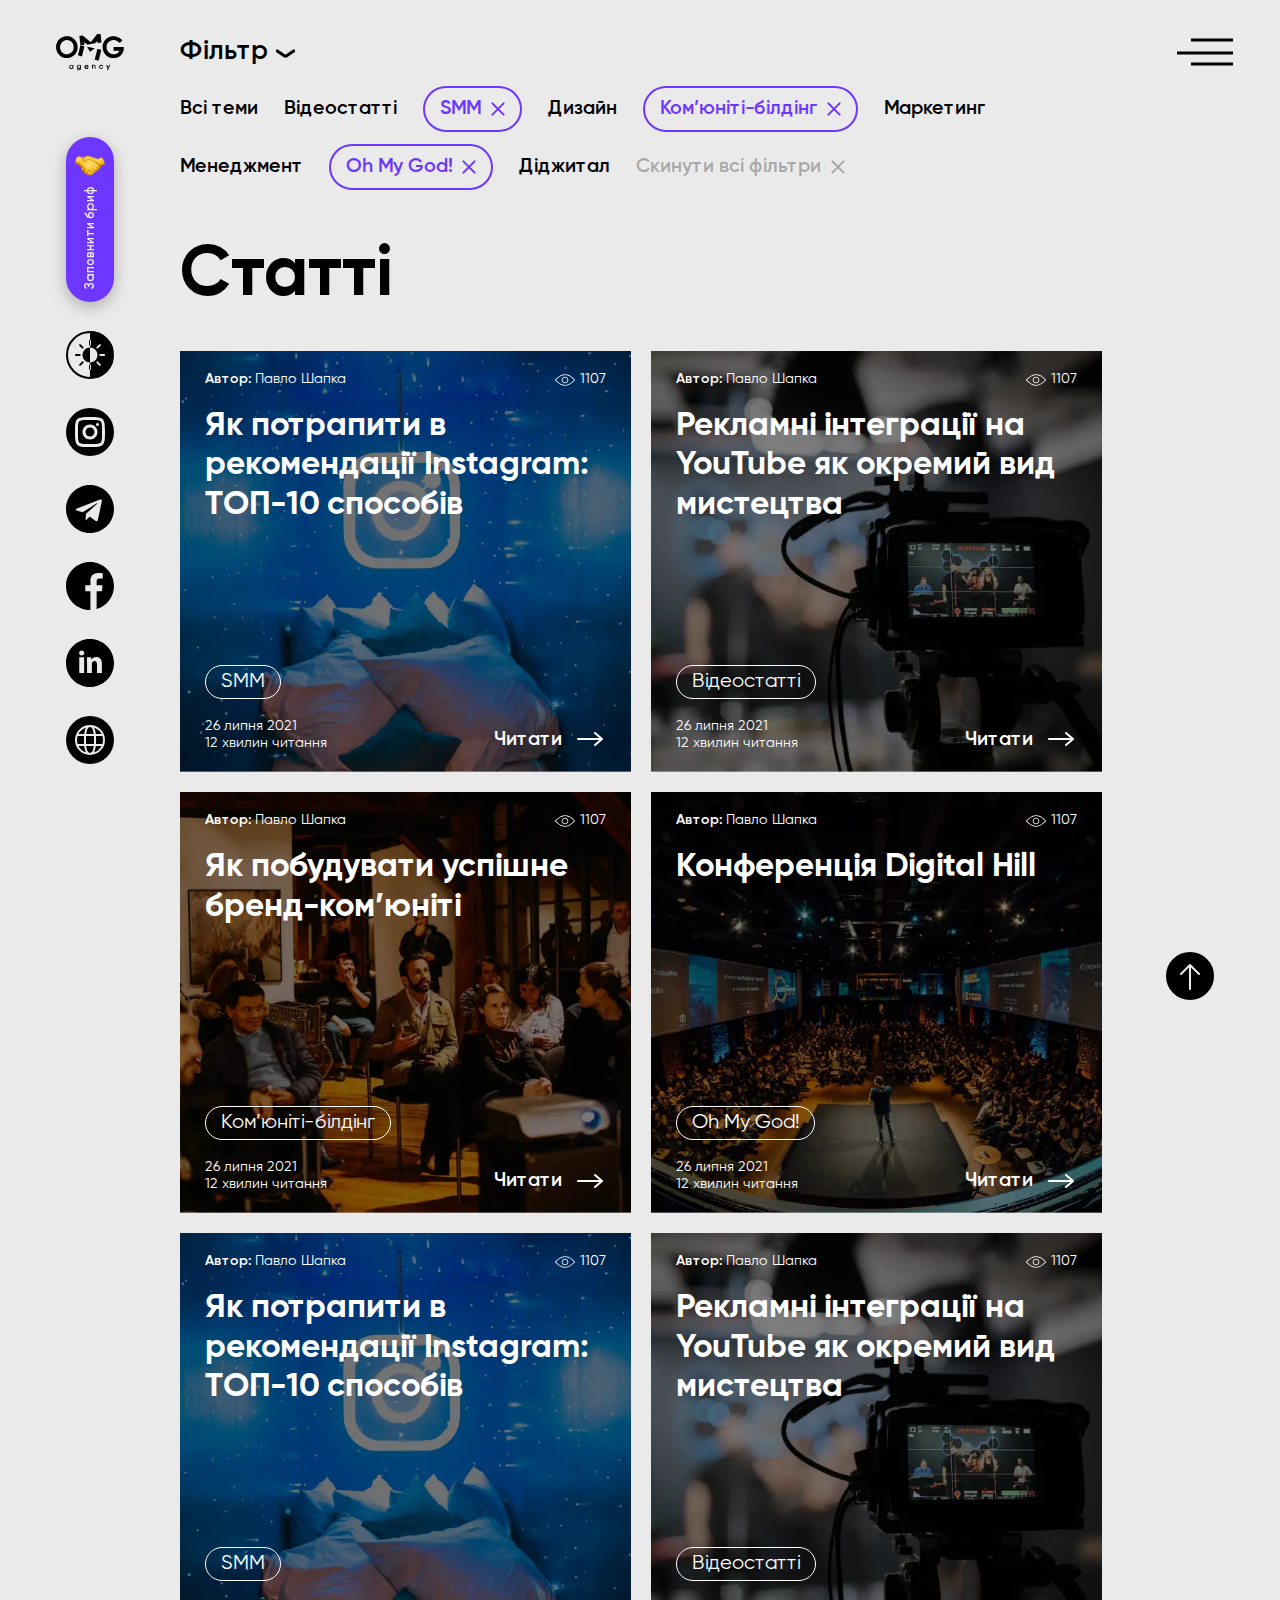
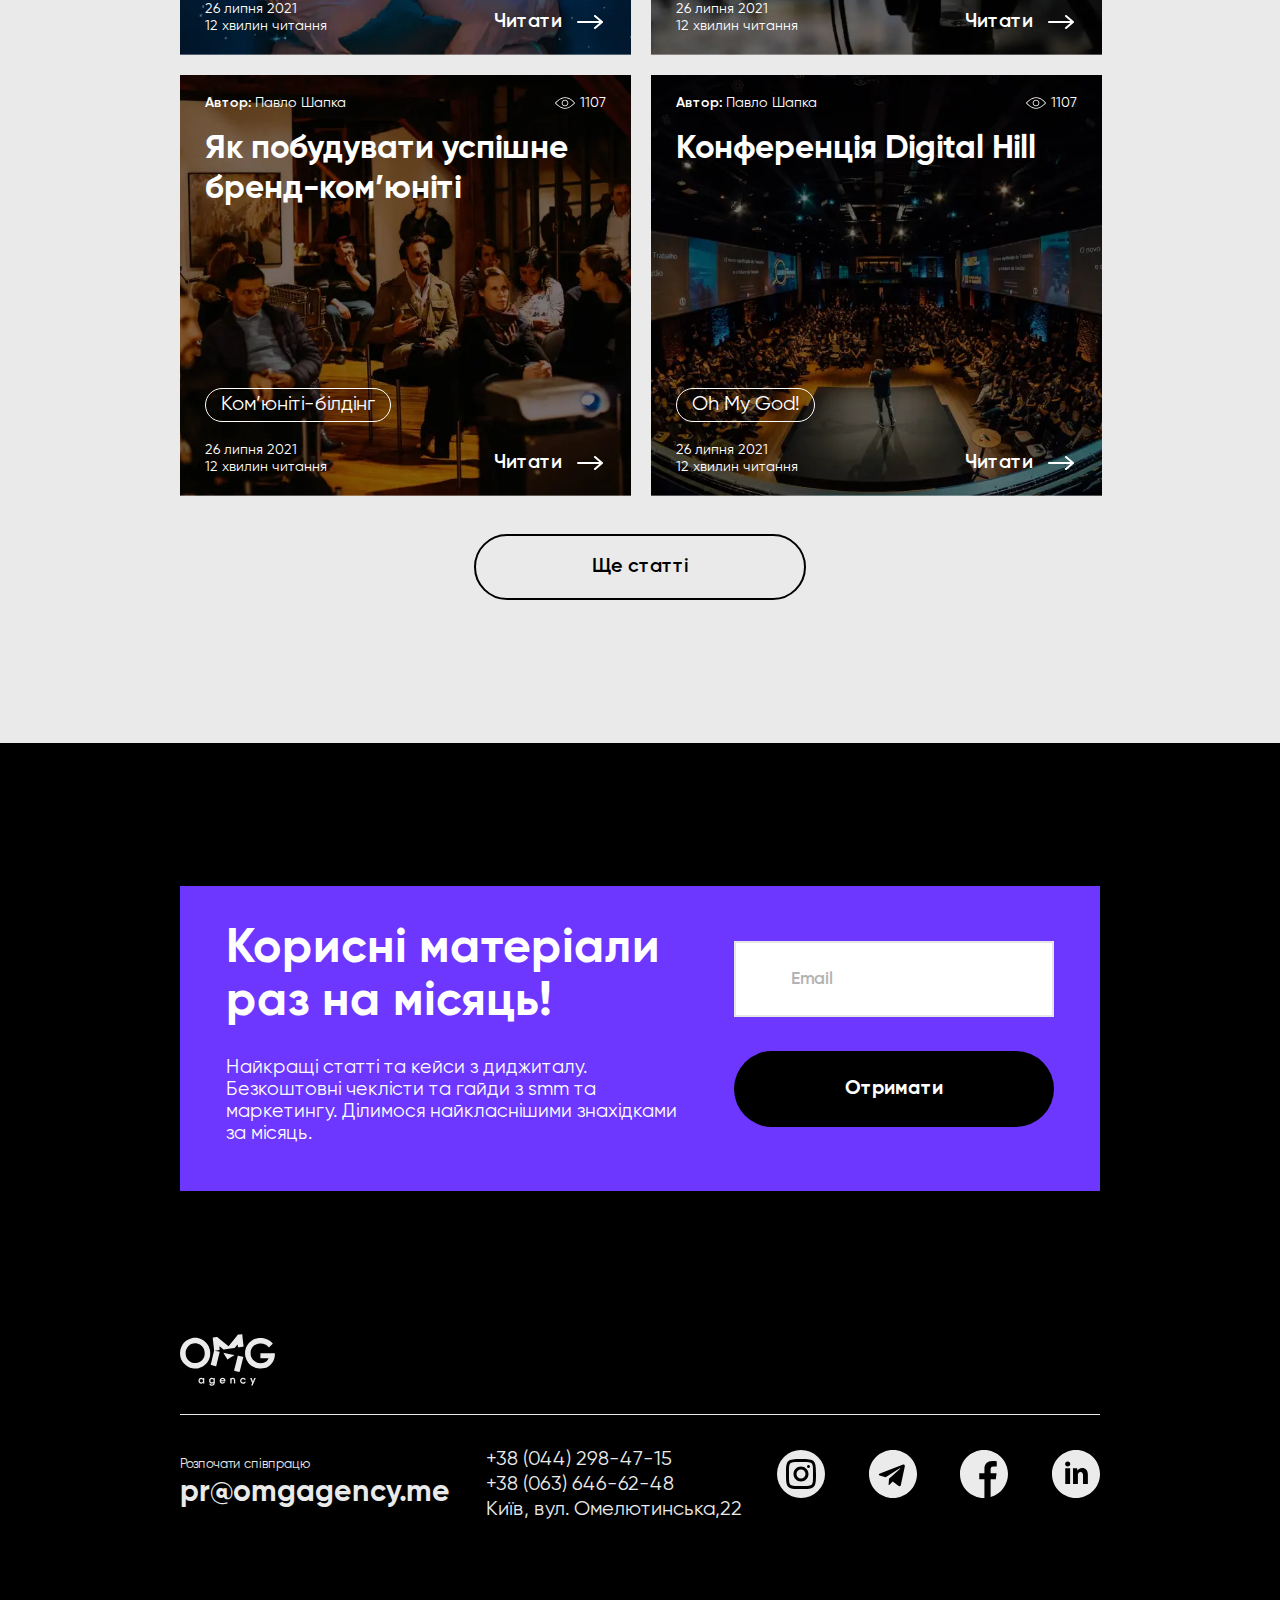
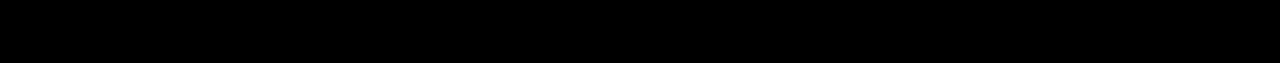
<file: articles.html>
<!DOCTYPE html>
<html lang="en">

<head>
	<title>HomePage</title>
	<meta charset="UTF-8">
	<meta name="format-detection" content="telephone=no">
	<style>
		body {
			opacity: 0;
		}
	</style>
	<link rel="stylesheet" href="css/style.min.css?_v=20230327161813">
	<link rel="shortcut icon" href="favicon.ico">
	<!-- <meta name="robots" content="noindex, nofollow"> -->
	<meta name="viewport" content="width=device-width, initial-scale=1.0">
</head>

<body>
	<div class="up-to-block"></div>
	<div data-da=".menu__container,991,2" class="side">
		<div class="side__content">
			<div class="side__buttons btn-side">
				<button data-popup="#form-brief" class="btn-side__brief">
					<span>Заповнити бриф</span>
					<picture><source srcset="img/icons/hands.webp" type="image/webp"><img src="img/icons/hands.png" alt="hands"></picture>
				</button>
				<button type="button" class="btn-side__theme page__theme">
					<img src="img/icons/day.svg" class="btn-side__theme-day" alt="day">
					<img src="img/icons/night.svg" class="btn-side__theme-night" alt="night">
				</button>
			</div>
			<div class="side__links links-side">
				<a href="#" class="links-side__item instagram-link">
					<img src="img/icons/insta.svg" class="links-side__img insta-img" alt="instagram">
				</a>
				<a href="#" class="links-side__item telegram-link">
					<img src="img/icons/teleg.svg" class="links-side__img teleg-img" alt="telegram">
				</a>
				<a href="#" class="links-side__item faceebok-link">
					<img src="img/icons/face.svg" class="links-side__img facebook-img" alt="facebook">
				</a>
				<a href="#" class="links-side__item linkedin-link">
					<img src="img/icons/link.svg" class="links-side__img linkedin-img" alt="linkedin">
				</a>
				<div class="language-link__body">
					<a href="#" class="links-side__item language-link">
						<img src="img/icons/language.svg" class="links-side__img lng-img" alt="language">
					</a>
					<ul class="language-link__list">
						<li class="language-link__item _active"><a href="#" class="language-link__link">Укр</a></li>
						<li class="language-link__item"><a href="#" class="language-link__link">Eng</a></li>
						<li class="language-link__item"><a href="#" class="language-link__link">Ру</a></li>
					</ul>
				</div>
			</div>
		</div>
	</div>


	<div data-scroll="200" data-scroll-show="500" class="arrow-up">
		<a href="#" data-goto=".up-to-block" class="arrow-up__btn">
			<img src="img/icons/arrow_up.svg" alt="arrow-up">
		</a>
	</div>
	<div class="wrapper wrapper__articles">
		<header class="header">
			<a href="#" class="header__logo">
				<img class="header__logo-img" src="img/icons/logo.svg" alt="logo">
			</a>
			<button type="button" class="menu__icon icon-menu"><span></span></button>
			<div class="header__menu menu">
				<div class="menu__container">
					<nav class="menu__body">
						<ul class="menu__list">
							<li class="menu__item"><a href="https://localworkarea.github.io/OMG/" target="_blank" class="menu__link">Головна</a></li>
							<li class="menu__item"><a href="index.html" class="menu__link">Блог</a></li>
							<li class="menu__item"><a href="articles.html" class="menu__link">Статті</a></li>
							<li class="menu__item"><a href="cases.html" class="menu__link">Кейси</a></li>
							<li class="menu__item"><a href="glossary.html" class="menu__link">Глосарій</a></li>
							<li class="menu__item"><a href="#" data-goto=".footer" class="menu__link">Контакти</a></li>
						</ul>
					</nav>
				</div>
			</div>
		</header>
		<main class="page page__articles">
			<section class="main">
				<div class="main__container">
					<div class="main__filters filters">
						<div data-spollers data-spollers-speed="300" class="filters">
							<div class="filters__item">
								<button type="button" data-spoller class="filters__title _spoller-active">Фільтр<span></span></button>
								<div class="filters__body">
									<div class="filters__content">
										<button type="button" class="filters__btn">
											<span class="filters__text">Всі теми</span>
											<img src="img/icons/close-blue.svg" alt="close-icon">
										</button>
										<button type="button" class="filters__btn">
											<span class="filters__text _active-filter">Відеостатті</span>
											<img src="img/icons/close-blue.svg" alt="close-icon">
										</button>
										<button type="button" class="filters__btn _active-filter">
											<span class="filters__text">SMM</span>
											<img src="img/icons/close-blue.svg" alt="close-icon">
										</button>
										<button type="button" class="filters__btn">
											<span class="filters__text">Дизайн</span>
											<img src="img/icons/close-blue.svg" alt="close-icon">
										</button>
										<button type="button" class="filters__btn _active-filter">
											<span class="filters__text">Ком’юніті-білдінг</span>
											<img src="img/icons/close-blue.svg" alt="close-icon">
										</button>
										<button type="button" class="filters__btn">
											<span class="filters__text">Маркетинг</span>
											<img src="img/icons/close-blue.svg" alt="close-icon">
										</button>
										<button type="button" class="filters__btn">
											<span class="filters__text">Менеджмент</span>
											<img src="img/icons/close-blue.svg" alt="close-icon">
										</button>
										<button type="button" class="filters__btn _active-filter">
											<span class="filters__text">Oh My God!</span>
											<img src="img/icons/close-blue.svg" alt="close-icon">
										</button>
										<button type="button" class="filters__btn">
											<span class="filters__text">Діджитал</span>
											<img src="img/icons/close-blue.svg" alt="close-icon">
										</button>
										<button type="button" class="filters__btn filters__btn_reset">
											<span class="filters__text">Скинути всі фільтри</span>
											<img src="img/icons/close-gray.svg" alt="close-icon">
										</button>
									</div>
								</div>
							</div>
						</div>
					</div>
				</div>
			</section>
			<section class="articles-section">
				<div class="articles-section__container">
					<h2 class="articles-section__title title-main">Статті</h2>
					<div class="articles-section__content">
						<article class="article-item">
							<div class="article-item__image-ibg">
								<picture><source srcset="img/articles/1.webp" type="image/webp"><img src="img/articles/1.png" class="article-item__img" alt="image"></picture>
							</div>
							<div class="article-item__body">
								<div class="article-item__head">
									<div class="article-item__autor"><span>Автор:</span> Павло Шапка</div>
									<div class="article-item__views">
										<img src="img/blog-page/visibility.svg" class="article-item__views-icon" alt="eye">
										<span class="article-item__count">1107</span>
									</div>
									<h3 class="article-item__title">
										<a href="article-one.html" class="article-item__link">Як потрапити в рекомендації Instagram: ТОП-10 способів</a>
									</h3>
								</div>
								<div class="article-item__bottom">
									<div class="article-item__block">
										<a href="#" class="article-item__category">SMM</a>
										<div class="article-item__date">26 липня 2021</div>
										<div class="article-item__read">12 хвилин читання</div>
									</div>
									<a href="article-one.html" class="article-item__btm-link">
										<span class="article-item__text">Читати</span>
										<img src="img/blog-page/arrow.svg" class="article-item__arrow" alt="arrow">
									</a>
								</div>
							</div>
						</article>
						<article class="article-item">
							<div class="article-item__image-ibg">
								<picture><source srcset="img/articles/2.webp" type="image/webp"><img src="img/articles/2.png" class="article-item__img" alt="image"></picture>
							</div>
							<div class="article-item__body">
								<div class="article-item__head">
									<div class="article-item__autor"><span>Автор:</span> Павло Шапка</div>
									<div class="article-item__views">
										<img src="img/blog-page/visibility.svg" class="article-item__views-icon" alt="eye">
										<span class="article-item__count">1107</span>
									</div>
									<h3 class="article-item__title">
										<a href="#" class="article-item__link">Рекламні інтеграції на YouTube як окремий вид мистецтва</a>
									</h3>
								</div>
								<div class="article-item__bottom">
									<div class="article-item__block">
										<a href="#" class="article-item__category">Відеостатті</a>
										<div class="article-item__date">26 липня 2021</div>
										<div class="article-item__read">12 хвилин читання</div>
									</div>
									<a href="#" class="article-item__btm-link">
										<span class="article-item__text">Читати</span>
										<img src="img/blog-page/arrow.svg" class="article-item__arrow" alt="arrow">
									</a>
								</div>
							</div>
						</article>
						<article class="article-item">
							<div class="article-item__image-ibg">
								<picture><source srcset="img/articles/3.webp" type="image/webp"><img src="img/articles/3.png" class="article-item__img" alt="image"></picture>
							</div>
							<div class="article-item__body">
								<div class="article-item__head">
									<div class="article-item__autor"><span>Автор:</span> Павло Шапка</div>
									<div class="article-item__views">
										<img src="img/blog-page/visibility.svg" class="article-item__views-icon" alt="eye">
										<span class="article-item__count">1107</span>
									</div>
									<h3 class="article-item__title">
										<a href="#" class="article-item__link">Як побудувати успішне бренд-ком’юніті</a>
									</h3>
								</div>
								<div class="article-item__bottom">
									<div class="article-item__block">
										<a href="#" class="article-item__category">Ком’юніті-білдінг</a>
										<div class="article-item__date">26 липня 2021</div>
										<div class="article-item__read">12 хвилин читання</div>
									</div>
									<a href="#" class="article-item__btm-link">
										<span class="article-item__text">Читати</span>
										<img src="img/blog-page/arrow.svg" class="article-item__arrow" alt="arrow">
									</a>
								</div>
							</div>
						</article>
						<article class="article-item">
							<div class="article-item__image-ibg">
								<picture><source srcset="img/articles/4.webp" type="image/webp"><img src="img/articles/4.png" class="article-item__img" alt="image"></picture>
							</div>
							<div class="article-item__body">
								<div class="article-item__head">
									<div class="article-item__autor"><span>Автор:</span> Павло Шапка</div>
									<div class="article-item__views">
										<img src="img/blog-page/visibility.svg" class="article-item__views-icon" alt="eye">
										<span class="article-item__count">1107</span>
									</div>
									<h3 class="article-item__title">
										<a href="#" class="article-item__link">Конференція Digital Hill</a>
									</h3>
								</div>
								<div class="article-item__bottom">
									<div class="article-item__block">
										<a href="#" class="article-item__category">Oh My God!</a>
										<div class="article-item__date">26 липня 2021</div>
										<div class="article-item__read">12 хвилин читання</div>
									</div>
									<a href="#" class="article-item__btm-link">
										<span class="article-item__text">Читати</span>
										<img src="img/blog-page/arrow.svg" class="article-item__arrow" alt="arrow">
									</a>
								</div>
							</div>
						</article>
						<article class="article-item">
							<div class="article-item__image-ibg">
								<picture><source srcset="img/articles/5.webp" type="image/webp"><img src="img/articles/5.png" class="article-item__img" alt="image"></picture>
							</div>
							<div class="article-item__body">
								<div class="article-item__head">
									<div class="article-item__autor"><span>Автор:</span> Павло Шапка</div>
									<div class="article-item__views">
										<img src="img/blog-page/visibility.svg" class="article-item__views-icon" alt="eye">
										<span class="article-item__count">1107</span>
									</div>
									<h3 class="article-item__title">
										<a href="#" class="article-item__link">Як потрапити в рекомендації Instagram: ТОП-10 способів</a>
									</h3>
								</div>
								<div class="article-item__bottom">
									<div class="article-item__block">
										<a href="#" class="article-item__category">SMM</a>
										<div class="article-item__date">26 липня 2021</div>
										<div class="article-item__read">12 хвилин читання</div>
									</div>
									<a href="#" class="article-item__btm-link">
										<span class="article-item__text">Читати</span>
										<img src="img/blog-page/arrow.svg" class="article-item__arrow" alt="arrow">
									</a>
								</div>
							</div>
						</article>
						<article class="article-item">
							<div class="article-item__image-ibg">
								<picture><source srcset="img/articles/6.webp" type="image/webp"><img src="img/articles/6.png" class="article-item__img" alt="image"></picture>
							</div>
							<div class="article-item__body">
								<div class="article-item__head">
									<div class="article-item__autor"><span>Автор:</span> Павло Шапка</div>
									<div class="article-item__views">
										<img src="img/blog-page/visibility.svg" class="article-item__views-icon" alt="eye">
										<span class="article-item__count">1107</span>
									</div>
									<h3 class="article-item__title">
										<a href="#" class="article-item__link">Рекламні інтеграції на YouTube як окремий вид мистецтва</a>
									</h3>
								</div>
								<div class="article-item__bottom">
									<div class="article-item__block">
										<a href="#" class="article-item__category">Відеостатті</a>
										<div class="article-item__date">26 липня 2021</div>
										<div class="article-item__read">12 хвилин читання</div>
									</div>
									<a href="#" class="article-item__btm-link">
										<span class="article-item__text">Читати</span>
										<img src="img/blog-page/arrow.svg" class="article-item__arrow" alt="arrow">
									</a>
								</div>
							</div>
						</article>
						<article class="article-item">
							<div class="article-item__image-ibg">
								<picture><source srcset="img/articles/7.webp" type="image/webp"><img src="img/articles/7.png" class="article-item__img" alt="image"></picture>
							</div>
							<div class="article-item__body">
								<div class="article-item__head">
									<div class="article-item__autor"><span>Автор:</span> Павло Шапка</div>
									<div class="article-item__views">
										<img src="img/blog-page/visibility.svg" class="article-item__views-icon" alt="eye">
										<span class="article-item__count">1107</span>
									</div>
									<h3 class="article-item__title">
										<a href="#" class="article-item__link">Як побудувати успішне бренд-ком’юніті</a>
									</h3>
								</div>
								<div class="article-item__bottom">
									<div class="article-item__block">
										<a href="#" class="article-item__category">Ком’юніті-білдінг</a>
										<div class="article-item__date">26 липня 2021</div>
										<div class="article-item__read">12 хвилин читання</div>
									</div>
									<a href="#" class="article-item__btm-link">
										<span class="article-item__text">Читати</span>
										<img src="img/blog-page/arrow.svg" class="article-item__arrow" alt="arrow">
									</a>
								</div>
							</div>
						</article>
						<article class="article-item">
							<div class="article-item__image-ibg">
								<picture><source srcset="img/articles/8.webp" type="image/webp"><img src="img/articles/8.png" class="article-item__img" alt="image"></picture>
							</div>
							<div class="article-item__body">
								<div class="article-item__head">
									<div class="article-item__autor"><span>Автор:</span> Павло Шапка</div>
									<div class="article-item__views">
										<img src="img/blog-page/visibility.svg" class="article-item__views-icon" alt="eye">
										<span class="article-item__count">1107</span>
									</div>
									<h3 class="article-item__title">
										<a href="#" class="article-item__link">Конференція Digital Hill</a>
									</h3>
								</div>
								<div class="article-item__bottom">
									<div class="article-item__block">
										<a href="#" class="article-item__category">Oh My God!</a>
										<div class="article-item__date">26 липня 2021</div>
										<div class="article-item__read">12 хвилин читання</div>
									</div>
									<a href="#" class="article-item__btm-link">
										<span class="article-item__text">Читати</span>
										<img src="img/blog-page/arrow.svg" class="article-item__arrow" alt="arrow">
									</a>
								</div>
							</div>
						</article>
					</div>
					<a href="#" class="articles-section__btn btn btn_black">Ще статті</a>
				</div>
			</section>
			<section class="articles-section__form">
				<div class="articles-section__container">
					<div class="articles-section__body subscribe-form__body subscribe-form__body_blue">
						<div class="subscribe-form__info">
							<h2 class="subscribe-form__title">Корисні матеріали раз на місяць!</h2>
							<p class="subscribe-form__text">Найкращі статті та кейси з диджиталу.
								Безкоштовні чеклісти та гайди з smm та маркетингу. Ділимося найкласнішими знахідками за місяць.</p>
						</div>
						<form class="subscribe-form__form" data-dev data-popup-message="#form-message-blue" action="files/sendmail/sendmail.php" method="POST">
							<div class="form__item">
								<input type="email" name="email" data-required data-validate data-error="Некоректний e-mail" placeholder="Email" class="input">
							</div>
							<button type="submit" class="form__button">Отримати</button>
						</form>
					</div>
				</div>
			</section>
		</main>
		<footer class="footer footer__black">
			<div class="footer__container">
				<div class="footer__top top-footer">
					<a href="#" class="top-footer__logo">
						<img src="img/icons/logo.svg" alt="logo">
					</a>
				</div>
				<div class="footer__bottom btm-footer">
					<div class="btm-footer__block">
						<div class="btm-footer__coop">Розпочати співпрацю</div>
						<a href="mailto:pr@omgagency.me" class="btm-footer__email">pr@omgagency.me</a>
					</div>
					<div class="btm-footer__block">
						<a href="tel:+380442984715" class="btm-footer__tel">+38 (044) 298-47-15</a>
						<a href="tel:+380636466248" class="btm-footer__tel">+38 (063) 646-62-48</a>
						<div class="btm-footer__address">Київ, вул. Омелютинська,22</div>
					</div>
					<div class="btm-footer__block">
						<a href="#" class="links-side__item instagram-link">
							<img src="img/icons/insta.svg" class="links-side__img insta-img" alt="instagram">
						</a>
						<a href="#" class="links-side__item telegram-link">
							<img src="img/icons/teleg.svg" class="links-side__img teleg-img" alt="telegram">
						</a>
						<a href="#" class="links-side__item faceebok-link">
							<img src="img/icons/face.svg" class="links-side__img facebook-img" alt="facebook">
						</a>
						<a href="#" class="links-side__item linkedin-link">
							<img src="img/icons/link.svg" class="links-side__img linkedin-img" alt="linkedin">
						</a>
					</div>
				</div>
			</div>
		</footer>
	</div>
	<div id="form-message-blue" aria-hidden="true" class="popup">
		<div class="popup__wrapper">
			<div class="popup__content form-massage form-massage_blue">
				<button data-close type="button" class="form-massage__close form-massage__close_white"></button>
				<div class="form-massage__body">
					<div class="form-massage__title">Дякуємо!</div>
					<div class="form-massage__ok">
						<img src="img/icons/ok.svg" class="form-massage__ok-icon" alt="icon">
					</div>
				</div>
			</div>
		</div>
	</div>
	<div id="form-message-yellow" aria-hidden="true" class="popup">
		<div class="popup__wrapper">
			<div class="popup__content form-massage form-massage_yellow">
				<button data-close type="button" class="form-massage__close form-massage__close_black"></button>
				<div class="form-massage__body">
					<div class="form-massage__title">Дякуємо!</div>
					<div class="form-massage__text">Зв’яжемося з вами<br> наближчим часом!</div>
					<div class="form-massage__ok">
						<img src="img/icons/ok.svg" class="form-massage__ok-icon" alt="icon">
					</div>
				</div>
				<div class="form-massage__image">
					<img src="img/icons/form-eyes.svg" class="form-massage__img" alt="eyes">
				</div>
			</div>
		</div>
	</div>
	<div id="share-btn" aria-hidden="true" class="popup">
		<div class="popup__wrapper">
			<div class="popup__content share-btn">
				<button data-close type="button" class="form-massage__close form-massage__close_black"></button>
				<div class="share-btn__title">Поділитись</div>
				<div class="share-btn__text">Поділитись посиланням:</div>
				<div class="share-btn__social">
					<button type="button" class="share-btn__social-body">
						<img src="img/article-one/share/telegram.svg" class="share-btn__social-icon" alt="telegram">
					</button>
					<button type="button" class="share-btn__social-body">
						<img src="img/article-one/share/facebook.svg" class="share-btn__social-icon" alt="facebook">
					</button>
					<button type="button" class="share-btn__social-body">
						<img src="img/article-one/share/linkindin.svg" class="share-btn__social-icon" alt="linkedin">
					</button>
					<button type="button" class="share-btn__social-body">
						<img src="img/article-one/share/mail-circle.svg" class="share-btn__social-icon social-circle-ic" alt="mail">
						<picture><source srcset="img/article-one/share/mail-5.webp" type="image/webp"><img src="img/article-one/share/mail-5.png" class="social-mail-ic" alt="mail"></picture>
					</button>
				</div>
				<div class="share-btn__text">Копіювати посилання:</div>
				<div class="share-btn__copy copy-btn">
					<img src="img/article-one/share/share.svg" alt="icon" class="copy-btn__icon">
					<div class="copy-btn__text-link">
						<input autocomplete="off" type="text" name="share" placeholder="" value="example.com/share-link/example-omg-article" class="input__share">
					</div>
					<button type="button" class="copy-btn__copy-link">Копіювати</button>
				</div>
			</div>
		</div>
	</div>


	<div id="form-brief" aria-hidden="true" class="popup">
		<div class="popup__wrapper">
			<div class="popup__content popup-form">
				<span class="popup-form__puzzle puzzle-big puzzle-big_yellow puzzle-big__puzzle_top"></span>
				<span class="popup-form__puzzle puzzle-big puzzle-big_black puzzle-big__puzzle_rt"></span>
				<span class="popup-form__puzzle puzzle-big puzzle-big_black puzzle-big__puzzle_btm"></span>
				<span class="popup-form__puzzle puzzle-big puzzle-big_yellow puzzle-big__puzzle_lt"></span>
				<button data-close type="button" class="form-massage__close form-massage__close_black"></button>
				<div class="form__head">
					<h2 class="form__title">Створимо разом щось <span class="title-line">&nbsp;дійсно якісне?&nbsp;</span></h2>
					<div class="form__image">
						<img class="form__img" src="img/icons/form-eyes.svg" alt="eyes">
					</div>
				</div>
				<form data-dev data-popup-message="#form-message-yellow" action="files/sendmail/sendmail.php" method="POST">
					<div class="form__inputs">
						<div class="form__item">
							<input type="text" name="company" data-required data-validate data-error="Обов'язкове поле" placeholder="Назва компанії/бренду" class="input">
						</div>
						<div class="form__item">
							<input type="text" name="name" data-required data-validate data-error="Обов'язкове поле" placeholder="Ім’я та прізвище" class="input">
						</div>
						<div class="form__item">
							<input type="email" name="email" data-required data-validate data-error="Некоректний e-mail" placeholder="Email" class="input">
						</div>
						<div class="form__item">
							<input type="text" name="telegram" placeholder="Telegram" class="input">
						</div>
					</div>
					<textarea name="message" placeholder="Послуга або завдання" class="input"></textarea>
					<button type="submit" class="form__button">Відправити</button>
				</form>
			</div>
		</div>
	</div>




	<script src="js/app.min.js?_v=20230327161813"></script>
</body>

</html>
</file>
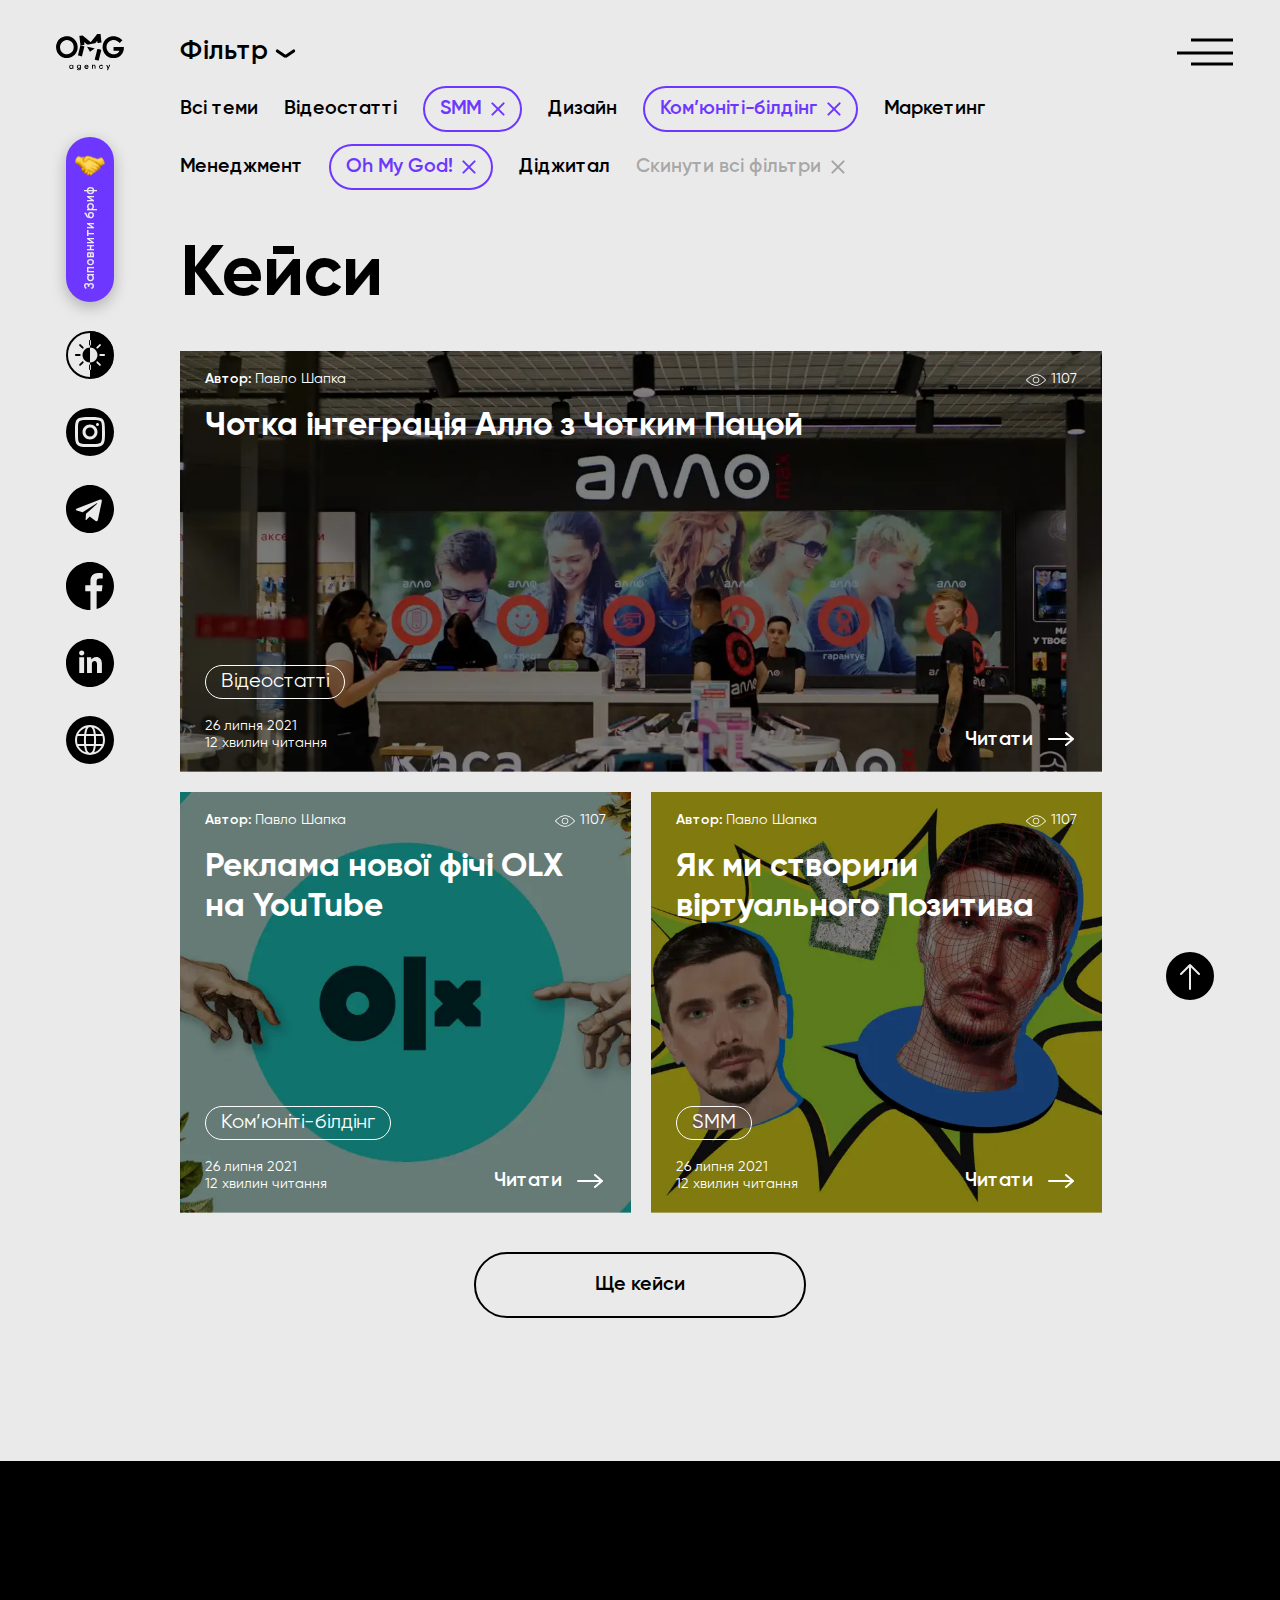
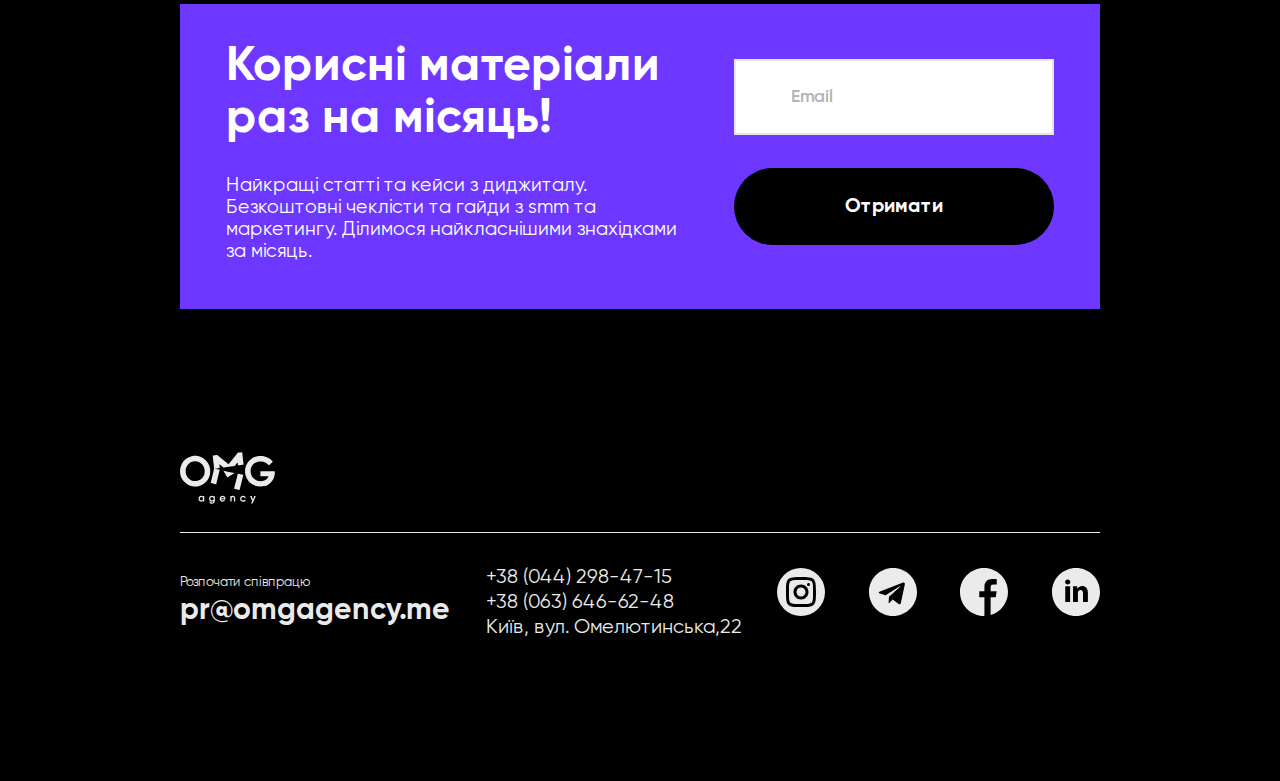
<file: cases.html>
<!DOCTYPE html>
<html lang="en">

<head>
	<title>HomePage</title>
	<meta charset="UTF-8">
	<meta name="format-detection" content="telephone=no">
	<style>
		body {
			opacity: 0;
		}
	</style>
	<link rel="stylesheet" href="css/style.min.css?_v=20230327161813">
	<link rel="shortcut icon" href="favicon.ico">
	<!-- <meta name="robots" content="noindex, nofollow"> -->
	<meta name="viewport" content="width=device-width, initial-scale=1.0">
</head>

<body>
	<div class="up-to-block"></div>
	<div data-da=".menu__container,991,2" class="side">
		<div class="side__content">
			<div class="side__buttons btn-side">
				<button data-popup="#form-brief" class="btn-side__brief">
					<span>Заповнити бриф</span>
					<picture><source srcset="img/icons/hands.webp" type="image/webp"><img src="img/icons/hands.png" alt="hands"></picture>
				</button>
				<button type="button" class="btn-side__theme page__theme">
					<img src="img/icons/day.svg" class="btn-side__theme-day" alt="day">
					<img src="img/icons/night.svg" class="btn-side__theme-night" alt="night">
				</button>
			</div>
			<div class="side__links links-side">
				<a href="#" class="links-side__item instagram-link">
					<img src="img/icons/insta.svg" class="links-side__img insta-img" alt="instagram">
				</a>
				<a href="#" class="links-side__item telegram-link">
					<img src="img/icons/teleg.svg" class="links-side__img teleg-img" alt="telegram">
				</a>
				<a href="#" class="links-side__item faceebok-link">
					<img src="img/icons/face.svg" class="links-side__img facebook-img" alt="facebook">
				</a>
				<a href="#" class="links-side__item linkedin-link">
					<img src="img/icons/link.svg" class="links-side__img linkedin-img" alt="linkedin">
				</a>
				<div class="language-link__body">
					<a href="#" class="links-side__item language-link">
						<img src="img/icons/language.svg" class="links-side__img lng-img" alt="language">
					</a>
					<ul class="language-link__list">
						<li class="language-link__item _active"><a href="#" class="language-link__link">Укр</a></li>
						<li class="language-link__item"><a href="#" class="language-link__link">Eng</a></li>
						<li class="language-link__item"><a href="#" class="language-link__link">Ру</a></li>
					</ul>
				</div>
			</div>
		</div>
	</div>


	<div data-scroll="200" data-scroll-show="500" class="arrow-up">
		<a href="#" data-goto=".up-to-block" class="arrow-up__btn">
			<img src="img/icons/arrow_up.svg" alt="arrow-up">
		</a>
	</div>
	<div class="wrapper wrapper__articles">
		<header class="header">
			<a href="#" class="header__logo">
				<img class="header__logo-img" src="img/icons/logo.svg" alt="logo">
			</a>
			<button type="button" class="menu__icon icon-menu"><span></span></button>
			<div class="header__menu menu">
				<div class="menu__container">
					<nav class="menu__body">
						<ul class="menu__list">
							<li class="menu__item"><a href="https://localworkarea.github.io/OMG/" target="_blank" class="menu__link">Головна</a></li>
							<li class="menu__item"><a href="index.html" class="menu__link">Блог</a></li>
							<li class="menu__item"><a href="articles.html" class="menu__link">Статті</a></li>
							<li class="menu__item"><a href="cases.html" class="menu__link">Кейси</a></li>
							<li class="menu__item"><a href="glossary.html" class="menu__link">Глосарій</a></li>
							<li class="menu__item"><a href="#" data-goto=".footer" class="menu__link">Контакти</a></li>
						</ul>
					</nav>
				</div>
			</div>
		</header>
		<main class="page page__articles">
			<section class="main">
				<div class="main__container">
					<div class="main__filters filters">
						<div data-spollers data-spollers-speed="300" class="filters">
							<div class="filters__item">
								<button type="button" data-spoller class="filters__title _spoller-active">Фільтр<span></span></button>
								<div class="filters__body">
									<div class="filters__content">
										<button type="button" class="filters__btn">
											<span class="filters__text">Всі теми</span>
											<img src="img/icons/close-blue.svg" alt="close-icon">
										</button>
										<button type="button" class="filters__btn">
											<span class="filters__text _active-filter">Відеостатті</span>
											<img src="img/icons/close-blue.svg" alt="close-icon">
										</button>
										<button type="button" class="filters__btn _active-filter">
											<span class="filters__text">SMM</span>
											<img src="img/icons/close-blue.svg" alt="close-icon">
										</button>
										<button type="button" class="filters__btn">
											<span class="filters__text">Дизайн</span>
											<img src="img/icons/close-blue.svg" alt="close-icon">
										</button>
										<button type="button" class="filters__btn _active-filter">
											<span class="filters__text">Ком’юніті-білдінг</span>
											<img src="img/icons/close-blue.svg" alt="close-icon">
										</button>
										<button type="button" class="filters__btn">
											<span class="filters__text">Маркетинг</span>
											<img src="img/icons/close-blue.svg" alt="close-icon">
										</button>
										<button type="button" class="filters__btn">
											<span class="filters__text">Менеджмент</span>
											<img src="img/icons/close-blue.svg" alt="close-icon">
										</button>
										<button type="button" class="filters__btn _active-filter">
											<span class="filters__text">Oh My God!</span>
											<img src="img/icons/close-blue.svg" alt="close-icon">
										</button>
										<button type="button" class="filters__btn">
											<span class="filters__text">Діджитал</span>
											<img src="img/icons/close-blue.svg" alt="close-icon">
										</button>
										<button type="button" class="filters__btn filters__btn_reset">
											<span class="filters__text">Скинути всі фільтри</span>
											<img src="img/icons/close-gray.svg" alt="close-icon">
										</button>
									</div>
								</div>
							</div>
						</div>
					</div>
				</div>
			</section>
			<section class="cases">
				<div class="cases__container">
					<h2 class="cases__title title-main">Кейси</h2>
					<div class="cases__content">
						<article class="article-item">
							<div class="article-item__image-ibg">
								<picture><source srcset="img/cases/1.webp" type="image/webp"><img src="img/cases/1.png" class="article-item__img" alt="image"></picture>
							</div>
							<div class="article-item__body">
								<div class="article-item__head">
									<div class="article-item__autor"><span>Автор:</span> Павло Шапка</div>
									<div class="article-item__views">
										<img src="img/blog-page/visibility.svg" class="article-item__views-icon" alt="eye">
										<span class="article-item__count">1107</span>
									</div>
									<h3 class="article-item__title">
										<a href="#" class="article-item__link">Чотка інтеграція Алло з Чотким Пацой</a>
									</h3>
								</div>
								<div class="article-item__bottom">
									<div class="article-item__block">
										<a href="#" class="article-item__category">Відеостатті</a>
										<div class="article-item__date">26 липня 2021</div>
										<div class="article-item__read">12 хвилин читання</div>
									</div>
									<a href="#" class="article-item__btm-link">
										<span class="article-item__text">Читати</span>
										<img src="img/blog-page/arrow.svg" class="article-item__arrow" alt="arrow">
									</a>
								</div>
							</div>
						</article>
						<article class="article-item">
							<div class="article-item__image-ibg">
								<picture><source srcset="img/cases/2.webp" type="image/webp"><img src="img/cases/2.png" class="article-item__img" alt="image"></picture>
							</div>
							<div class="article-item__body">
								<div class="article-item__head">
									<div class="article-item__autor"><span>Автор:</span> Павло Шапка</div>
									<div class="article-item__views">
										<img src="img/blog-page/visibility.svg" class="article-item__views-icon" alt="eye">
										<span class="article-item__count">1107</span>
									</div>
									<h3 class="article-item__title">
										<a href="#" class="article-item__link">Реклама нової фічі OLX на YouTube</a>
									</h3>
								</div>
								<div class="article-item__bottom">
									<div class="article-item__block">
										<a href="#" class="article-item__category">Ком’юніті-білдінг</a>
										<div class="article-item__date">26 липня 2021</div>
										<div class="article-item__read">12 хвилин читання</div>
									</div>
									<a href="#" class="article-item__btm-link">
										<span class="article-item__text">Читати</span>
										<img src="img/blog-page/arrow.svg" class="article-item__arrow" alt="arrow">
									</a>
								</div>
							</div>
						</article>
						<article class="article-item">
							<div class="article-item__image-ibg">
								<picture><source srcset="img/cases/3.webp" type="image/webp"><img src="img/cases/3.png" class="article-item__img" alt="image"></picture>
							</div>
							<div class="article-item__body">
								<div class="article-item__head">
									<div class="article-item__autor"><span>Автор:</span> Павло Шапка</div>
									<div class="article-item__views">
										<img src="img/blog-page/visibility.svg" class="article-item__views-icon" alt="eye">
										<span class="article-item__count">1107</span>
									</div>
									<h3 class="article-item__title">
										<a href="#" class="article-item__link">Як ми створили віртуального Позитива</a>
									</h3>
								</div>
								<div class="article-item__bottom">
									<div class="article-item__block">
										<a href="#" class="article-item__category">SMM</a>
										<div class="article-item__date">26 липня 2021</div>
										<div class="article-item__read">12 хвилин читання</div>
									</div>
									<a href="#" class="article-item__btm-link">
										<span class="article-item__text">Читати</span>
										<img src="img/blog-page/arrow.svg" class="article-item__arrow" alt="arrow">
									</a>
								</div>
							</div>
						</article>
					</div>
					<a href="#" class="cases__btn btn btn_black">Ще кейси</a>
				</div>
			</section>
			<section class="articles-section__form">
				<div class="articles-section__container">
					<div class="articles-section__body subscribe-form__body subscribe-form__body_blue">
						<div class="subscribe-form__info">
							<h2 class="subscribe-form__title">Корисні матеріали раз на місяць!</h2>
							<p class="subscribe-form__text">Найкращі статті та кейси з диджиталу.
								Безкоштовні чеклісти та гайди з smm та маркетингу. Ділимося найкласнішими знахідками за місяць.</p>
						</div>
						<form class="subscribe-form__form" data-dev data-popup-message="#form-message-blue" action="files/sendmail/sendmail.php" method="POST">
							<div class="form__item">
								<input type="email" name="email" data-required data-validate data-error="Некоректний e-mail" placeholder="Email" class="input">
							</div>
							<button type="submit" class="form__button">Отримати</button>
						</form>
					</div>
				</div>
			</section>
		</main>
		<footer class="footer footer__black">
			<div class="footer__container">
				<div class="footer__top top-footer">
					<a href="#" class="top-footer__logo">
						<img src="img/icons/logo.svg" alt="logo">
					</a>
				</div>
				<div class="footer__bottom btm-footer">
					<div class="btm-footer__block">
						<div class="btm-footer__coop">Розпочати співпрацю</div>
						<a href="mailto:pr@omgagency.me" class="btm-footer__email">pr@omgagency.me</a>
					</div>
					<div class="btm-footer__block">
						<a href="tel:+380442984715" class="btm-footer__tel">+38 (044) 298-47-15</a>
						<a href="tel:+380636466248" class="btm-footer__tel">+38 (063) 646-62-48</a>
						<div class="btm-footer__address">Київ, вул. Омелютинська,22</div>
					</div>
					<div class="btm-footer__block">
						<a href="#" class="links-side__item instagram-link">
							<img src="img/icons/insta.svg" class="links-side__img insta-img" alt="instagram">
						</a>
						<a href="#" class="links-side__item telegram-link">
							<img src="img/icons/teleg.svg" class="links-side__img teleg-img" alt="telegram">
						</a>
						<a href="#" class="links-side__item faceebok-link">
							<img src="img/icons/face.svg" class="links-side__img facebook-img" alt="facebook">
						</a>
						<a href="#" class="links-side__item linkedin-link">
							<img src="img/icons/link.svg" class="links-side__img linkedin-img" alt="linkedin">
						</a>
					</div>
				</div>
			</div>
		</footer>
	</div>
	<div id="form-message-blue" aria-hidden="true" class="popup">
		<div class="popup__wrapper">
			<div class="popup__content form-massage form-massage_blue">
				<button data-close type="button" class="form-massage__close form-massage__close_white"></button>
				<div class="form-massage__body">
					<div class="form-massage__title">Дякуємо!</div>
					<div class="form-massage__ok">
						<img src="img/icons/ok.svg" class="form-massage__ok-icon" alt="icon">
					</div>
				</div>
			</div>
		</div>
	</div>
	<div id="form-message-yellow" aria-hidden="true" class="popup">
		<div class="popup__wrapper">
			<div class="popup__content form-massage form-massage_yellow">
				<button data-close type="button" class="form-massage__close form-massage__close_black"></button>
				<div class="form-massage__body">
					<div class="form-massage__title">Дякуємо!</div>
					<div class="form-massage__text">Зв’яжемося з вами<br> наближчим часом!</div>
					<div class="form-massage__ok">
						<img src="img/icons/ok.svg" class="form-massage__ok-icon" alt="icon">
					</div>
				</div>
				<div class="form-massage__image">
					<img src="img/icons/form-eyes.svg" class="form-massage__img" alt="eyes">
				</div>
			</div>
		</div>
	</div>
	<div id="share-btn" aria-hidden="true" class="popup">
		<div class="popup__wrapper">
			<div class="popup__content share-btn">
				<button data-close type="button" class="form-massage__close form-massage__close_black"></button>
				<div class="share-btn__title">Поділитись</div>
				<div class="share-btn__text">Поділитись посиланням:</div>
				<div class="share-btn__social">
					<button type="button" class="share-btn__social-body">
						<img src="img/article-one/share/telegram.svg" class="share-btn__social-icon" alt="telegram">
					</button>
					<button type="button" class="share-btn__social-body">
						<img src="img/article-one/share/facebook.svg" class="share-btn__social-icon" alt="facebook">
					</button>
					<button type="button" class="share-btn__social-body">
						<img src="img/article-one/share/linkindin.svg" class="share-btn__social-icon" alt="linkedin">
					</button>
					<button type="button" class="share-btn__social-body">
						<img src="img/article-one/share/mail-circle.svg" class="share-btn__social-icon social-circle-ic" alt="mail">
						<picture><source srcset="img/article-one/share/mail-5.webp" type="image/webp"><img src="img/article-one/share/mail-5.png" class="social-mail-ic" alt="mail"></picture>
					</button>
				</div>
				<div class="share-btn__text">Копіювати посилання:</div>
				<div class="share-btn__copy copy-btn">
					<img src="img/article-one/share/share.svg" alt="icon" class="copy-btn__icon">
					<div class="copy-btn__text-link">
						<input autocomplete="off" type="text" name="share" placeholder="" value="example.com/share-link/example-omg-article" class="input__share">
					</div>
					<button type="button" class="copy-btn__copy-link">Копіювати</button>
				</div>
			</div>
		</div>
	</div>


	<div id="form-brief" aria-hidden="true" class="popup">
		<div class="popup__wrapper">
			<div class="popup__content popup-form">
				<span class="popup-form__puzzle puzzle-big puzzle-big_yellow puzzle-big__puzzle_top"></span>
				<span class="popup-form__puzzle puzzle-big puzzle-big_black puzzle-big__puzzle_rt"></span>
				<span class="popup-form__puzzle puzzle-big puzzle-big_black puzzle-big__puzzle_btm"></span>
				<span class="popup-form__puzzle puzzle-big puzzle-big_yellow puzzle-big__puzzle_lt"></span>
				<button data-close type="button" class="form-massage__close form-massage__close_black"></button>
				<div class="form__head">
					<h2 class="form__title">Створимо разом щось <span class="title-line">&nbsp;дійсно якісне?&nbsp;</span></h2>
					<div class="form__image">
						<img class="form__img" src="img/icons/form-eyes.svg" alt="eyes">
					</div>
				</div>
				<form data-dev data-popup-message="#form-message-yellow" action="files/sendmail/sendmail.php" method="POST">
					<div class="form__inputs">
						<div class="form__item">
							<input type="text" name="company" data-required data-validate data-error="Обов'язкове поле" placeholder="Назва компанії/бренду" class="input">
						</div>
						<div class="form__item">
							<input type="text" name="name" data-required data-validate data-error="Обов'язкове поле" placeholder="Ім’я та прізвище" class="input">
						</div>
						<div class="form__item">
							<input type="email" name="email" data-required data-validate data-error="Некоректний e-mail" placeholder="Email" class="input">
						</div>
						<div class="form__item">
							<input type="text" name="telegram" placeholder="Telegram" class="input">
						</div>
					</div>
					<textarea name="message" placeholder="Послуга або завдання" class="input"></textarea>
					<button type="submit" class="form__button">Відправити</button>
				</form>
			</div>
		</div>
	</div>




	<script src="js/app.min.js?_v=20230327161813"></script>
</body>

</html>
</file>
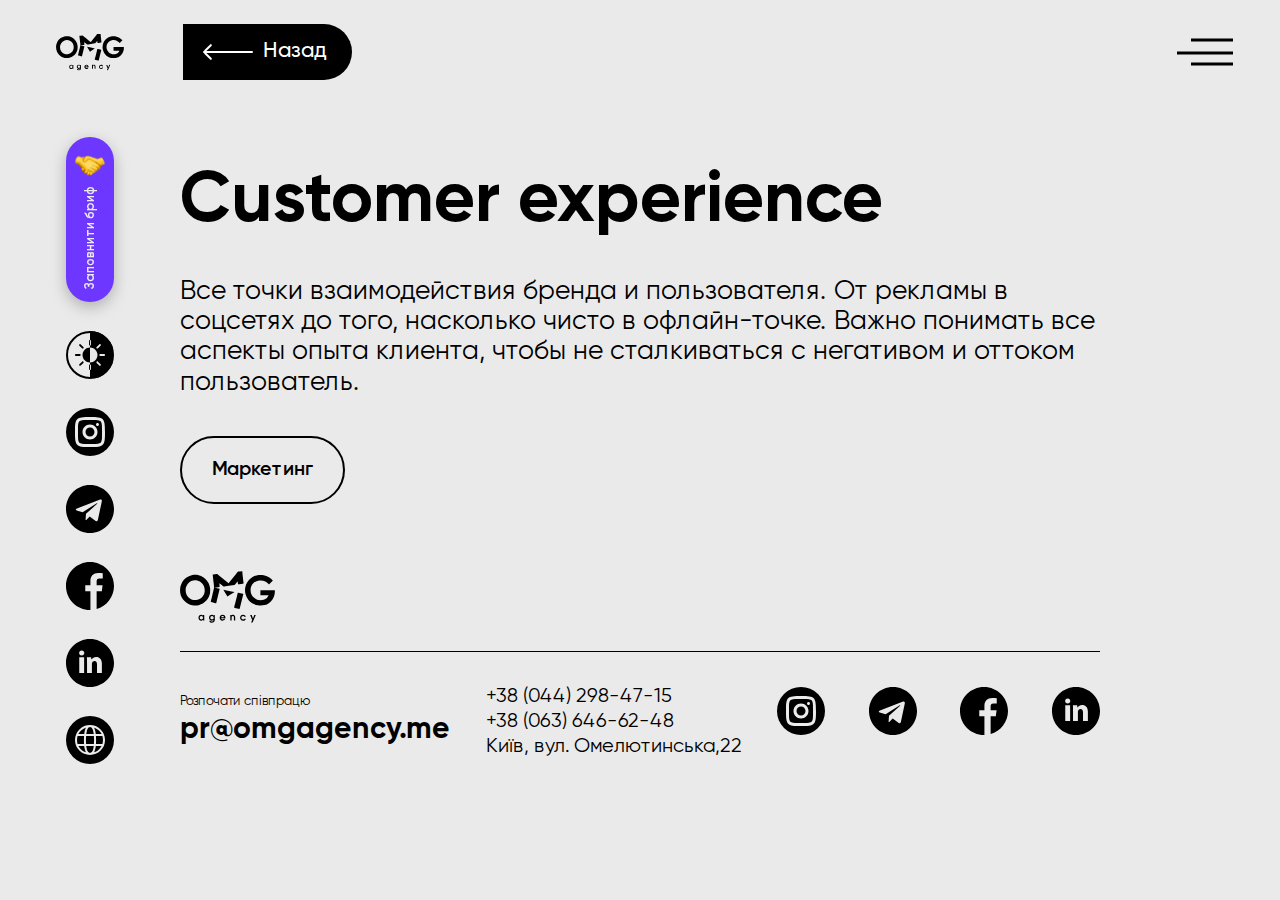
<file: glossary-item.html>
<!DOCTYPE html>
<html lang="en">

<head>
	<title>HomePage</title>
	<meta charset="UTF-8">
	<meta name="format-detection" content="telephone=no">
	<style>
		body {
			opacity: 0;
		}
	</style>
	<link rel="stylesheet" href="css/style.min.css?_v=20230327161813">
	<link rel="shortcut icon" href="favicon.ico">
	<!-- <meta name="robots" content="noindex, nofollow"> -->
	<meta name="viewport" content="width=device-width, initial-scale=1.0">
</head>

<body>
	<div class="up-to-block"></div>
	<div data-da=".menu__container,991,2" class="side">
		<div class="side__content">
			<div class="side__buttons btn-side">
				<button data-popup="#form-brief" class="btn-side__brief">
					<span>Заповнити бриф</span>
					<picture><source srcset="img/icons/hands.webp" type="image/webp"><img src="img/icons/hands.png" alt="hands"></picture>
				</button>
				<button type="button" class="btn-side__theme page__theme">
					<img src="img/icons/day.svg" class="btn-side__theme-day" alt="day">
					<img src="img/icons/night.svg" class="btn-side__theme-night" alt="night">
				</button>
			</div>
			<div class="side__links links-side">
				<a href="#" class="links-side__item instagram-link">
					<img src="img/icons/insta.svg" class="links-side__img insta-img" alt="instagram">
				</a>
				<a href="#" class="links-side__item telegram-link">
					<img src="img/icons/teleg.svg" class="links-side__img teleg-img" alt="telegram">
				</a>
				<a href="#" class="links-side__item faceebok-link">
					<img src="img/icons/face.svg" class="links-side__img facebook-img" alt="facebook">
				</a>
				<a href="#" class="links-side__item linkedin-link">
					<img src="img/icons/link.svg" class="links-side__img linkedin-img" alt="linkedin">
				</a>
				<div class="language-link__body">
					<a href="#" class="links-side__item language-link">
						<img src="img/icons/language.svg" class="links-side__img lng-img" alt="language">
					</a>
					<ul class="language-link__list">
						<li class="language-link__item _active"><a href="#" class="language-link__link">Укр</a></li>
						<li class="language-link__item"><a href="#" class="language-link__link">Eng</a></li>
						<li class="language-link__item"><a href="#" class="language-link__link">Ру</a></li>
					</ul>
				</div>
			</div>
		</div>
	</div>


	<div data-scroll="200" data-scroll-show="500" class="arrow-up">
		<a href="#" data-goto=".up-to-block" class="arrow-up__btn">
			<img src="img/icons/arrow_up.svg" alt="arrow-up">
		</a>
	</div>
	<div class="wrapper wrapper__glossary-item">
		<div class="back-btn">
			<a href="glossary.html" class="back-btn__back">
				<span class="arrow-main"></span>
				<span class="back-btn__text">Назад</span>
			</a>
		</div>
		<header class="header">
			<a href="#" class="header__logo">
				<img class="header__logo-img" src="img/icons/logo.svg" alt="logo">
			</a>
			<button type="button" class="menu__icon icon-menu"><span></span></button>
			<div class="header__menu menu">
				<div class="menu__container">
					<nav class="menu__body">
						<ul class="menu__list">
							<li class="menu__item"><a href="https://localworkarea.github.io/OMG/" target="_blank" class="menu__link">Головна</a></li>
							<li class="menu__item"><a href="index.html" class="menu__link">Блог</a></li>
							<li class="menu__item"><a href="articles.html" class="menu__link">Статті</a></li>
							<li class="menu__item"><a href="cases.html" class="menu__link">Кейси</a></li>
							<li class="menu__item"><a href="glossary.html" class="menu__link">Глосарій</a></li>
							<li class="menu__item"><a href="#" data-goto=".footer" class="menu__link">Контакти</a></li>
						</ul>
					</nav>
				</div>
			</div>
		</header>
		<main class="page page__glossary-item">
			<section class="glossary-item">
				<div class="glossary-item__container">
					<h1 class="glossary-item__title title-main">Customer experience</h1>
					<div class="glossary-item__descrp">
						<p class="glossary-item__text text-big-r">Все точки взаимодействия бренда и пользователя. От рекламы в соцсетях до того, насколько чисто в офлайн-точке. Важно понимать все аспекты опыта клиента, чтобы не сталкиваться с негативом и оттоком пользователь.</p>
					</div>
					<a href="#" class="glossary-item__category">Маркетинг</a>
				</div>
			</section>
		</main>
		<footer class="footer">
			<div class="footer__container">
				<div class="footer__top top-footer">
					<a href="#" class="top-footer__logo">
						<img src="img/icons/logo.svg" alt="logo">
					</a>
				</div>
				<div class="footer__bottom btm-footer">
					<div class="btm-footer__block">
						<div class="btm-footer__coop">Розпочати співпрацю</div>
						<a href="mailto:pr@omgagency.me" class="btm-footer__email">pr@omgagency.me</a>
					</div>
					<div class="btm-footer__block">
						<a href="tel:+380442984715" class="btm-footer__tel">+38 (044) 298-47-15</a>
						<a href="tel:+380636466248" class="btm-footer__tel">+38 (063) 646-62-48</a>
						<div class="btm-footer__address">Київ, вул. Омелютинська,22</div>
					</div>
					<div class="btm-footer__block">
						<a href="#" class="links-side__item instagram-link">
							<img src="img/icons/insta.svg" class="links-side__img insta-img" alt="instagram">
						</a>
						<a href="#" class="links-side__item telegram-link">
							<img src="img/icons/teleg.svg" class="links-side__img teleg-img" alt="telegram">
						</a>
						<a href="#" class="links-side__item faceebok-link">
							<img src="img/icons/face.svg" class="links-side__img facebook-img" alt="facebook">
						</a>
						<a href="#" class="links-side__item linkedin-link">
							<img src="img/icons/link.svg" class="links-side__img linkedin-img" alt="linkedin">
						</a>
					</div>
				</div>
			</div>
		</footer>
	</div>
	<div id="form-message-blue" aria-hidden="true" class="popup">
		<div class="popup__wrapper">
			<div class="popup__content form-massage form-massage_blue">
				<button data-close type="button" class="form-massage__close form-massage__close_white"></button>
				<div class="form-massage__body">
					<div class="form-massage__title">Дякуємо!</div>
					<div class="form-massage__ok">
						<img src="img/icons/ok.svg" class="form-massage__ok-icon" alt="icon">
					</div>
				</div>
			</div>
		</div>
	</div>
	<div id="form-message-yellow" aria-hidden="true" class="popup">
		<div class="popup__wrapper">
			<div class="popup__content form-massage form-massage_yellow">
				<button data-close type="button" class="form-massage__close form-massage__close_black"></button>
				<div class="form-massage__body">
					<div class="form-massage__title">Дякуємо!</div>
					<div class="form-massage__text">Зв’яжемося з вами<br> наближчим часом!</div>
					<div class="form-massage__ok">
						<img src="img/icons/ok.svg" class="form-massage__ok-icon" alt="icon">
					</div>
				</div>
				<div class="form-massage__image">
					<img src="img/icons/form-eyes.svg" class="form-massage__img" alt="eyes">
				</div>
			</div>
		</div>
	</div>
	<div id="share-btn" aria-hidden="true" class="popup">
		<div class="popup__wrapper">
			<div class="popup__content share-btn">
				<button data-close type="button" class="form-massage__close form-massage__close_black"></button>
				<div class="share-btn__title">Поділитись</div>
				<div class="share-btn__text">Поділитись посиланням:</div>
				<div class="share-btn__social">
					<button type="button" class="share-btn__social-body">
						<img src="img/article-one/share/telegram.svg" class="share-btn__social-icon" alt="telegram">
					</button>
					<button type="button" class="share-btn__social-body">
						<img src="img/article-one/share/facebook.svg" class="share-btn__social-icon" alt="facebook">
					</button>
					<button type="button" class="share-btn__social-body">
						<img src="img/article-one/share/linkindin.svg" class="share-btn__social-icon" alt="linkedin">
					</button>
					<button type="button" class="share-btn__social-body">
						<img src="img/article-one/share/mail-circle.svg" class="share-btn__social-icon social-circle-ic" alt="mail">
						<picture><source srcset="img/article-one/share/mail-5.webp" type="image/webp"><img src="img/article-one/share/mail-5.png" class="social-mail-ic" alt="mail"></picture>
					</button>
				</div>
				<div class="share-btn__text">Копіювати посилання:</div>
				<div class="share-btn__copy copy-btn">
					<img src="img/article-one/share/share.svg" alt="icon" class="copy-btn__icon">
					<div class="copy-btn__text-link">
						<input autocomplete="off" type="text" name="share" placeholder="" value="example.com/share-link/example-omg-article" class="input__share">
					</div>
					<button type="button" class="copy-btn__copy-link">Копіювати</button>
				</div>
			</div>
		</div>
	</div>


	<div id="form-brief" aria-hidden="true" class="popup">
		<div class="popup__wrapper">
			<div class="popup__content popup-form">
				<span class="popup-form__puzzle puzzle-big puzzle-big_yellow puzzle-big__puzzle_top"></span>
				<span class="popup-form__puzzle puzzle-big puzzle-big_black puzzle-big__puzzle_rt"></span>
				<span class="popup-form__puzzle puzzle-big puzzle-big_black puzzle-big__puzzle_btm"></span>
				<span class="popup-form__puzzle puzzle-big puzzle-big_yellow puzzle-big__puzzle_lt"></span>
				<button data-close type="button" class="form-massage__close form-massage__close_black"></button>
				<div class="form__head">
					<h2 class="form__title">Створимо разом щось <span class="title-line">&nbsp;дійсно якісне?&nbsp;</span></h2>
					<div class="form__image">
						<img class="form__img" src="img/icons/form-eyes.svg" alt="eyes">
					</div>
				</div>
				<form data-dev data-popup-message="#form-message-yellow" action="files/sendmail/sendmail.php" method="POST">
					<div class="form__inputs">
						<div class="form__item">
							<input type="text" name="company" data-required data-validate data-error="Обов'язкове поле" placeholder="Назва компанії/бренду" class="input">
						</div>
						<div class="form__item">
							<input type="text" name="name" data-required data-validate data-error="Обов'язкове поле" placeholder="Ім’я та прізвище" class="input">
						</div>
						<div class="form__item">
							<input type="email" name="email" data-required data-validate data-error="Некоректний e-mail" placeholder="Email" class="input">
						</div>
						<div class="form__item">
							<input type="text" name="telegram" placeholder="Telegram" class="input">
						</div>
					</div>
					<textarea name="message" placeholder="Послуга або завдання" class="input"></textarea>
					<button type="submit" class="form__button">Відправити</button>
				</form>
			</div>
		</div>
	</div>




	<script src="js/app.min.js?_v=20230327161813"></script>
</body>

</html>
</file>
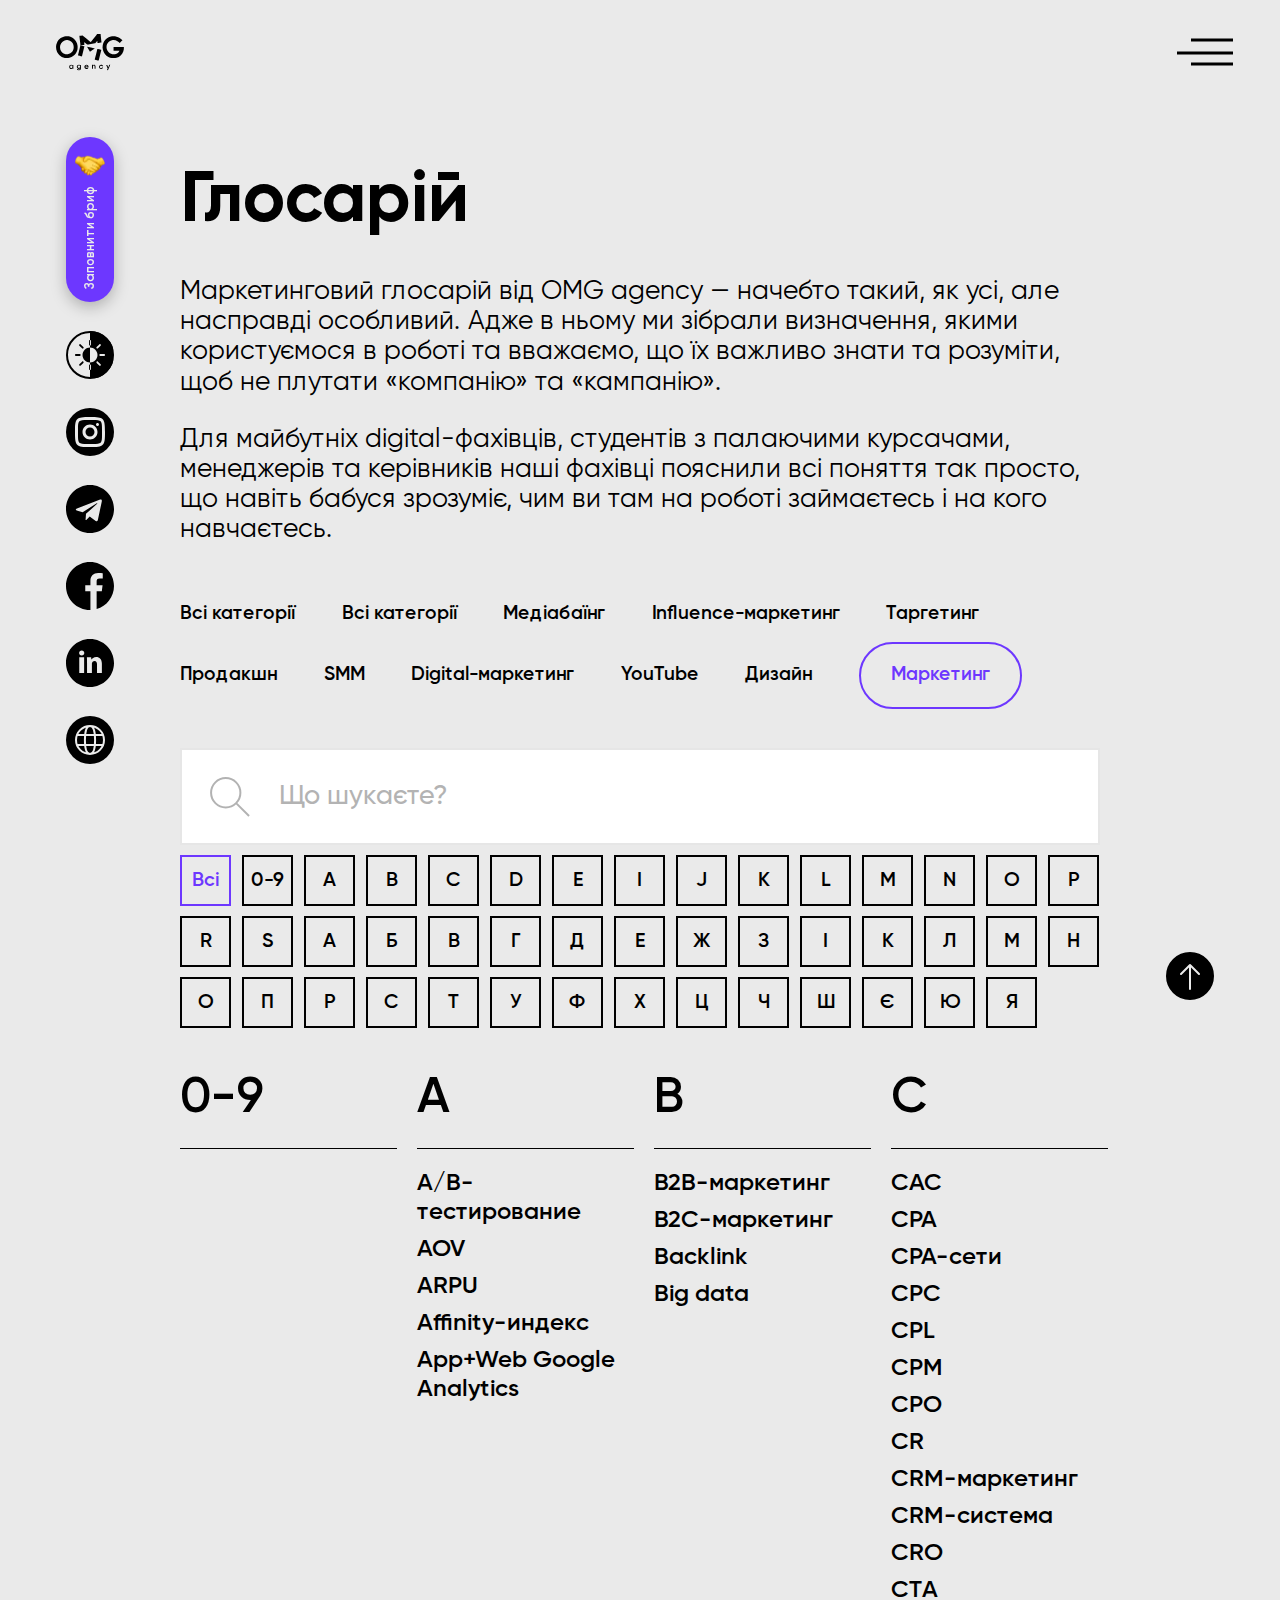
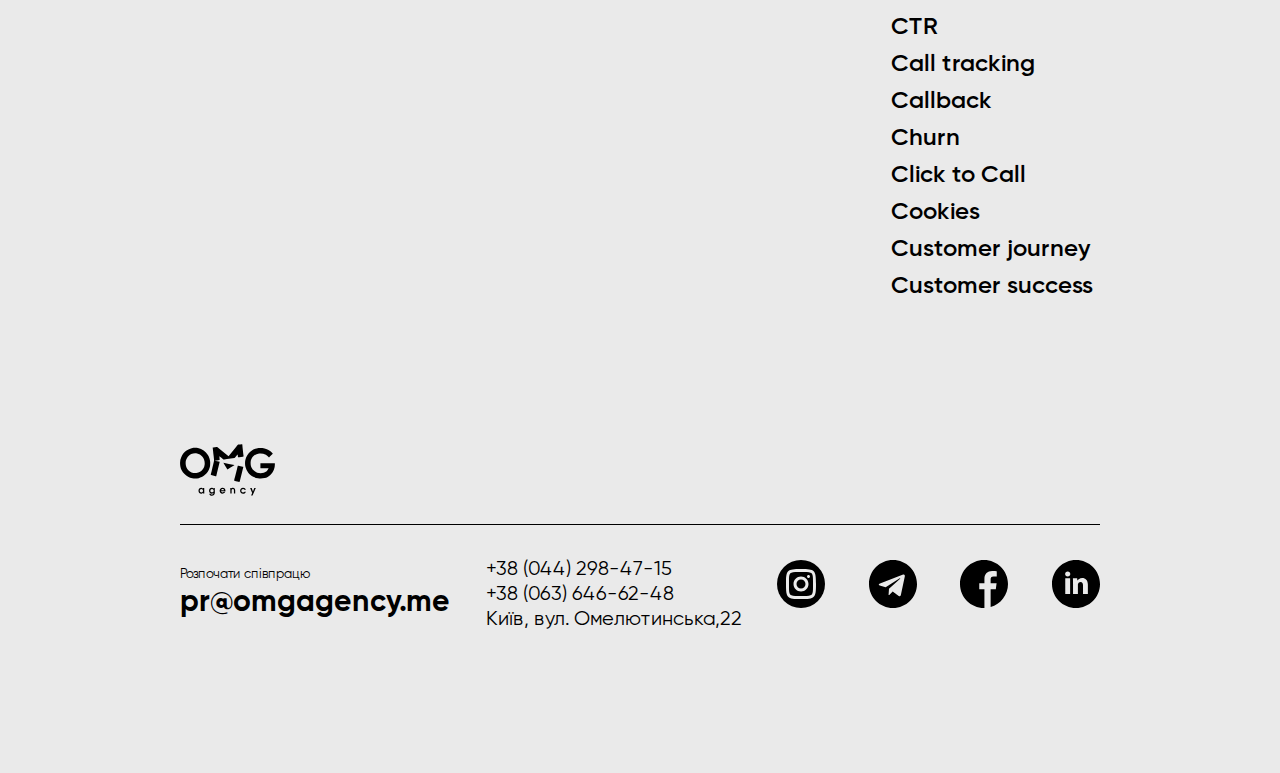
<file: glossary.html>
<!DOCTYPE html>
<html lang="en">

<head>
	<title>HomePage</title>
	<meta charset="UTF-8">
	<meta name="format-detection" content="telephone=no">
	<style>
		body {
			opacity: 0;
		}
	</style>
	<link rel="stylesheet" href="css/style.min.css?_v=20230327161813">
	<link rel="shortcut icon" href="favicon.ico">
	<!-- <meta name="robots" content="noindex, nofollow"> -->
	<meta name="viewport" content="width=device-width, initial-scale=1.0">
</head>

<body>
	<div class="up-to-block"></div>
	<div data-da=".menu__container,991,2" class="side">
		<div class="side__content">
			<div class="side__buttons btn-side">
				<button data-popup="#form-brief" class="btn-side__brief">
					<span>Заповнити бриф</span>
					<picture><source srcset="img/icons/hands.webp" type="image/webp"><img src="img/icons/hands.png" alt="hands"></picture>
				</button>
				<button type="button" class="btn-side__theme page__theme">
					<img src="img/icons/day.svg" class="btn-side__theme-day" alt="day">
					<img src="img/icons/night.svg" class="btn-side__theme-night" alt="night">
				</button>
			</div>
			<div class="side__links links-side">
				<a href="#" class="links-side__item instagram-link">
					<img src="img/icons/insta.svg" class="links-side__img insta-img" alt="instagram">
				</a>
				<a href="#" class="links-side__item telegram-link">
					<img src="img/icons/teleg.svg" class="links-side__img teleg-img" alt="telegram">
				</a>
				<a href="#" class="links-side__item faceebok-link">
					<img src="img/icons/face.svg" class="links-side__img facebook-img" alt="facebook">
				</a>
				<a href="#" class="links-side__item linkedin-link">
					<img src="img/icons/link.svg" class="links-side__img linkedin-img" alt="linkedin">
				</a>
				<div class="language-link__body">
					<a href="#" class="links-side__item language-link">
						<img src="img/icons/language.svg" class="links-side__img lng-img" alt="language">
					</a>
					<ul class="language-link__list">
						<li class="language-link__item _active"><a href="#" class="language-link__link">Укр</a></li>
						<li class="language-link__item"><a href="#" class="language-link__link">Eng</a></li>
						<li class="language-link__item"><a href="#" class="language-link__link">Ру</a></li>
					</ul>
				</div>
			</div>
		</div>
	</div>


	<div data-scroll="200" data-scroll-show="500" class="arrow-up">
		<a href="#" data-goto=".up-to-block" class="arrow-up__btn">
			<img src="img/icons/arrow_up.svg" alt="arrow-up">
		</a>
	</div>
	<div class="wrapper wrapper__glossary">
		<header class="header">
			<a href="#" class="header__logo">
				<img class="header__logo-img" src="img/icons/logo.svg" alt="logo">
			</a>
			<button type="button" class="menu__icon icon-menu"><span></span></button>
			<div class="header__menu menu">
				<div class="menu__container">
					<nav class="menu__body">
						<ul class="menu__list">
							<li class="menu__item"><a href="https://localworkarea.github.io/OMG/" target="_blank" class="menu__link">Головна</a></li>
							<li class="menu__item"><a href="index.html" class="menu__link">Блог</a></li>
							<li class="menu__item"><a href="articles.html" class="menu__link">Статті</a></li>
							<li class="menu__item"><a href="cases.html" class="menu__link">Кейси</a></li>
							<li class="menu__item"><a href="glossary.html" class="menu__link">Глосарій</a></li>
							<li class="menu__item"><a href="#" data-goto=".footer" class="menu__link">Контакти</a></li>
						</ul>
					</nav>
				</div>
			</div>
		</header>
		<main class="page page__glossary">
			<section class="glossary">
				<div class="glossary__container">
					<h1 class="glossary__title title-main">Глосарій</h1>
					<div class="glossary__paragraf">
						<p class="glossary__text text-big-r">Маркетинговий глосарій від OMG agency — начебто такий, як усі, але насправді особливий. Адже в ньому ми зібрали визначення, якими користуємося в роботі та вважаємо, що їх важливо знати та розуміти, щоб не плутати «компанію» та «кампанію».</p>
						<p class="glossary__text text-big-r">Для майбутніх digital-фахівців, студентів з палаючими курсачами, менеджерів та керівників наші фахівці пояснили всі поняття так просто, що навіть бабуся зрозуміє, чим ви там на роботі займаєтесь і на кого навчаєтесь.</p>
					</div>
					<div class="glossary__category category-glosr">
						<button type="button" class="category-glosr__btn">Всі категорії</button>
						<button type="button" class="category-glosr__btn">Всі категорії</button>
						<button type="button" class="category-glosr__btn">Медіабаїнг</button>
						<button type="button" class="category-glosr__btn">Influence-маркетинг</button>
						<button type="button" class="category-glosr__btn">Таргетинг</button>
						<button type="button" class="category-glosr__btn">Продакшн</button>
						<button type="button" class="category-glosr__btn">SMM</button>
						<button type="button" class="category-glosr__btn">Digital-маркетинг</button>
						<button type="button" class="category-glosr__btn">YouTube</button>
						<button type="button" class="category-glosr__btn">Дизайн</button>
						<button type="button" class="category-glosr__btn _active-category">Маркетинг</button>
					</div>
					<div class="glossary__search search-glosr">
						<div class="search-glosr__wrap">
							<img class="search-glosr__icon" src="img/icons/search.svg" alt="search">
							<input autocomplete="off" type="text" name="search" placeholder="Що шукаєте?" class="search-glosr__input">
						</div>
						<div class="search-glosr__buttons btn-search">
							<button type="button" class="btn-search__btn _active-btn-search">Всі</button>
							<button type="button" class="btn-search__btn">0-9</button>
							<button type="button" class="btn-search__btn">A</button>
							<button type="button" class="btn-search__btn">B</button>
							<button type="button" class="btn-search__btn">C</button>
							<button type="button" class="btn-search__btn">D</button>
							<button type="button" class="btn-search__btn">E</button>
							<button type="button" class="btn-search__btn">I</button>
							<button type="button" class="btn-search__btn">J</button>
							<button type="button" class="btn-search__btn">K</button>
							<button type="button" class="btn-search__btn">L</button>
							<button type="button" class="btn-search__btn">M</button>
							<button type="button" class="btn-search__btn">N</button>
							<button type="button" class="btn-search__btn">O</button>
							<button type="button" class="btn-search__btn">P</button>
							<button type="button" class="btn-search__btn">R</button>
							<button type="button" class="btn-search__btn">S</button>
							<button type="button" class="btn-search__btn">А</button>
							<button type="button" class="btn-search__btn">Б</button>
							<button type="button" class="btn-search__btn">В</button>
							<button type="button" class="btn-search__btn">Г</button>
							<button type="button" class="btn-search__btn">Д</button>
							<button type="button" class="btn-search__btn">Е</button>
							<button type="button" class="btn-search__btn">Ж</button>
							<button type="button" class="btn-search__btn">З</button>
							<button type="button" class="btn-search__btn">І</button>
							<button type="button" class="btn-search__btn">К</button>
							<button type="button" class="btn-search__btn">Л</button>
							<button type="button" class="btn-search__btn">М</button>
							<button type="button" class="btn-search__btn">Н</button>
							<button type="button" class="btn-search__btn">О</button>
							<button type="button" class="btn-search__btn">П</button>
							<button type="button" class="btn-search__btn">Р</button>
							<button type="button" class="btn-search__btn">С</button>
							<button type="button" class="btn-search__btn">Т</button>
							<button type="button" class="btn-search__btn">У</button>
							<button type="button" class="btn-search__btn">Ф</button>
							<button type="button" class="btn-search__btn">Х</button>
							<button type="button" class="btn-search__btn">Ц</button>
							<button type="button" class="btn-search__btn">Ч</button>
							<button type="button" class="btn-search__btn">Ш</button>
							<button type="button" class="btn-search__btn">Є</button>
							<button type="button" class="btn-search__btn">Ю</button>
							<button type="button" class="btn-search__btn">Я</button>
						</div>
						<div class="search-glosr__content">
							<div class="search-glosr__item">
								<h2 class="search-glosr__title">0-9</h2>
								<ul class="search-glosr__list">
									<li class="search-glosr__item"><a href="#" class="search-glosr__link"></a></li>
								</ul>
							</div>
							<div class="search-glosr__item">
								<h2 class="search-glosr__title">A</h2>
								<ul class="search-glosr__list">
									<li class="search-glosr__item"><a href="glossary-item.html" class="search-glosr__link">A/B-тестирование</a></li>
									<li class="search-glosr__item"><a href="#" class="search-glosr__link">AOV</a></li>
									<li class="search-glosr__item"><a href="#" class="search-glosr__link">ARPU</a></li>
									<li class="search-glosr__item"><a href="#" class="search-glosr__link">Affinity-индекс</a></li>
									<li class="search-glosr__item"><a href="#" class="search-glosr__link">App+Web Google Analytics</a></li>
								</ul>
							</div>
							<div class="search-glosr__item">
								<h2 class="search-glosr__title">B</h2>
								<ul class="search-glosr__list">
									<li class="search-glosr__item"><a href="#" class="search-glosr__link">B2B-маркетинг</a></li>
									<li class="search-glosr__item"><a href="#" class="search-glosr__link">B2C-маркетинг</a></li>
									<li class="search-glosr__item"><a href="#" class="search-glosr__link">Backlink</a></li>
									<li class="search-glosr__item"><a href="#" class="search-glosr__link">Big data</a></li>
								</ul>
							</div>
							<div class="search-glosr__item">
								<h2 class="search-glosr__title">C</h2>
								<ul class="search-glosr__list">
									<li class="search-glosr__item"><a href="#" class="search-glosr__link">CAC</a></li>
									<li class="search-glosr__item"><a href="#" class="search-glosr__link">CPA</a></li>
									<li class="search-glosr__item"><a href="#" class="search-glosr__link">CPA-сети</a></li>
									<li class="search-glosr__item"><a href="#" class="search-glosr__link">CPC</a></li>
									<li class="search-glosr__item"><a href="#" class="search-glosr__link">CPL</a></li>
									<li class="search-glosr__item"><a href="#" class="search-glosr__link">CPM</a></li>
									<li class="search-glosr__item"><a href="#" class="search-glosr__link">CPO</a></li>
									<li class="search-glosr__item"><a href="#" class="search-glosr__link">CR</a></li>
									<li class="search-glosr__item"><a href="#" class="search-glosr__link">CRM-маркетинг</a></li>
									<li class="search-glosr__item"><a href="#" class="search-glosr__link">CRM-система</a></li>
									<li class="search-glosr__item"><a href="#" class="search-glosr__link">CRO</a></li>
									<li class="search-glosr__item"><a href="#" class="search-glosr__link">CTA</a></li>
									<li class="search-glosr__item"><a href="#" class="search-glosr__link">CTR</a></li>
									<li class="search-glosr__item"><a href="#" class="search-glosr__link">Call tracking</a></li>
									<li class="search-glosr__item"><a href="#" class="search-glosr__link">Callback</a></li>
									<li class="search-glosr__item"><a href="#" class="search-glosr__link">Churn</a></li>
									<li class="search-glosr__item"><a href="#" class="search-glosr__link">Click to Call</a></li>
									<li class="search-glosr__item"><a href="#" class="search-glosr__link">Cookies</a></li>
									<li class="search-glosr__item"><a href="#" class="search-glosr__link">Customer journey</a></li>
									<li class="search-glosr__item"><a href="#" class="search-glosr__link">Customer success</a></li>
								</ul>
							</div>
						</div>
					</div>
				</div>
			</section>
		</main>
		<footer class="footer">
			<div class="footer__container">
				<div class="footer__top top-footer">
					<a href="#" class="top-footer__logo">
						<img src="img/icons/logo.svg" alt="logo">
					</a>
				</div>
				<div class="footer__bottom btm-footer">
					<div class="btm-footer__block">
						<div class="btm-footer__coop">Розпочати співпрацю</div>
						<a href="mailto:pr@omgagency.me" class="btm-footer__email">pr@omgagency.me</a>
					</div>
					<div class="btm-footer__block">
						<a href="tel:+380442984715" class="btm-footer__tel">+38 (044) 298-47-15</a>
						<a href="tel:+380636466248" class="btm-footer__tel">+38 (063) 646-62-48</a>
						<div class="btm-footer__address">Київ, вул. Омелютинська,22</div>
					</div>
					<div class="btm-footer__block">
						<a href="#" class="links-side__item instagram-link">
							<img src="img/icons/insta.svg" class="links-side__img insta-img" alt="instagram">
						</a>
						<a href="#" class="links-side__item telegram-link">
							<img src="img/icons/teleg.svg" class="links-side__img teleg-img" alt="telegram">
						</a>
						<a href="#" class="links-side__item faceebok-link">
							<img src="img/icons/face.svg" class="links-side__img facebook-img" alt="facebook">
						</a>
						<a href="#" class="links-side__item linkedin-link">
							<img src="img/icons/link.svg" class="links-side__img linkedin-img" alt="linkedin">
						</a>
					</div>
				</div>
			</div>
		</footer>
	</div>
	<div id="form-message-blue" aria-hidden="true" class="popup">
		<div class="popup__wrapper">
			<div class="popup__content form-massage form-massage_blue">
				<button data-close type="button" class="form-massage__close form-massage__close_white"></button>
				<div class="form-massage__body">
					<div class="form-massage__title">Дякуємо!</div>
					<div class="form-massage__ok">
						<img src="img/icons/ok.svg" class="form-massage__ok-icon" alt="icon">
					</div>
				</div>
			</div>
		</div>
	</div>
	<div id="form-message-yellow" aria-hidden="true" class="popup">
		<div class="popup__wrapper">
			<div class="popup__content form-massage form-massage_yellow">
				<button data-close type="button" class="form-massage__close form-massage__close_black"></button>
				<div class="form-massage__body">
					<div class="form-massage__title">Дякуємо!</div>
					<div class="form-massage__text">Зв’яжемося з вами<br> наближчим часом!</div>
					<div class="form-massage__ok">
						<img src="img/icons/ok.svg" class="form-massage__ok-icon" alt="icon">
					</div>
				</div>
				<div class="form-massage__image">
					<img src="img/icons/form-eyes.svg" class="form-massage__img" alt="eyes">
				</div>
			</div>
		</div>
	</div>
	<div id="share-btn" aria-hidden="true" class="popup">
		<div class="popup__wrapper">
			<div class="popup__content share-btn">
				<button data-close type="button" class="form-massage__close form-massage__close_black"></button>
				<div class="share-btn__title">Поділитись</div>
				<div class="share-btn__text">Поділитись посиланням:</div>
				<div class="share-btn__social">
					<button type="button" class="share-btn__social-body">
						<img src="img/article-one/share/telegram.svg" class="share-btn__social-icon" alt="telegram">
					</button>
					<button type="button" class="share-btn__social-body">
						<img src="img/article-one/share/facebook.svg" class="share-btn__social-icon" alt="facebook">
					</button>
					<button type="button" class="share-btn__social-body">
						<img src="img/article-one/share/linkindin.svg" class="share-btn__social-icon" alt="linkedin">
					</button>
					<button type="button" class="share-btn__social-body">
						<img src="img/article-one/share/mail-circle.svg" class="share-btn__social-icon social-circle-ic" alt="mail">
						<picture><source srcset="img/article-one/share/mail-5.webp" type="image/webp"><img src="img/article-one/share/mail-5.png" class="social-mail-ic" alt="mail"></picture>
					</button>
				</div>
				<div class="share-btn__text">Копіювати посилання:</div>
				<div class="share-btn__copy copy-btn">
					<img src="img/article-one/share/share.svg" alt="icon" class="copy-btn__icon">
					<div class="copy-btn__text-link">
						<input autocomplete="off" type="text" name="share" placeholder="" value="example.com/share-link/example-omg-article" class="input__share">
					</div>
					<button type="button" class="copy-btn__copy-link">Копіювати</button>
				</div>
			</div>
		</div>
	</div>


	<div id="form-brief" aria-hidden="true" class="popup">
		<div class="popup__wrapper">
			<div class="popup__content popup-form">
				<span class="popup-form__puzzle puzzle-big puzzle-big_yellow puzzle-big__puzzle_top"></span>
				<span class="popup-form__puzzle puzzle-big puzzle-big_black puzzle-big__puzzle_rt"></span>
				<span class="popup-form__puzzle puzzle-big puzzle-big_black puzzle-big__puzzle_btm"></span>
				<span class="popup-form__puzzle puzzle-big puzzle-big_yellow puzzle-big__puzzle_lt"></span>
				<button data-close type="button" class="form-massage__close form-massage__close_black"></button>
				<div class="form__head">
					<h2 class="form__title">Створимо разом щось <span class="title-line">&nbsp;дійсно якісне?&nbsp;</span></h2>
					<div class="form__image">
						<img class="form__img" src="img/icons/form-eyes.svg" alt="eyes">
					</div>
				</div>
				<form data-dev data-popup-message="#form-message-yellow" action="files/sendmail/sendmail.php" method="POST">
					<div class="form__inputs">
						<div class="form__item">
							<input type="text" name="company" data-required data-validate data-error="Обов'язкове поле" placeholder="Назва компанії/бренду" class="input">
						</div>
						<div class="form__item">
							<input type="text" name="name" data-required data-validate data-error="Обов'язкове поле" placeholder="Ім’я та прізвище" class="input">
						</div>
						<div class="form__item">
							<input type="email" name="email" data-required data-validate data-error="Некоректний e-mail" placeholder="Email" class="input">
						</div>
						<div class="form__item">
							<input type="text" name="telegram" placeholder="Telegram" class="input">
						</div>
					</div>
					<textarea name="message" placeholder="Послуга або завдання" class="input"></textarea>
					<button type="submit" class="form__button">Відправити</button>
				</form>
			</div>
		</div>
	</div>




	<script src="js/app.min.js?_v=20230327161813"></script>
</body>

</html>
</file>
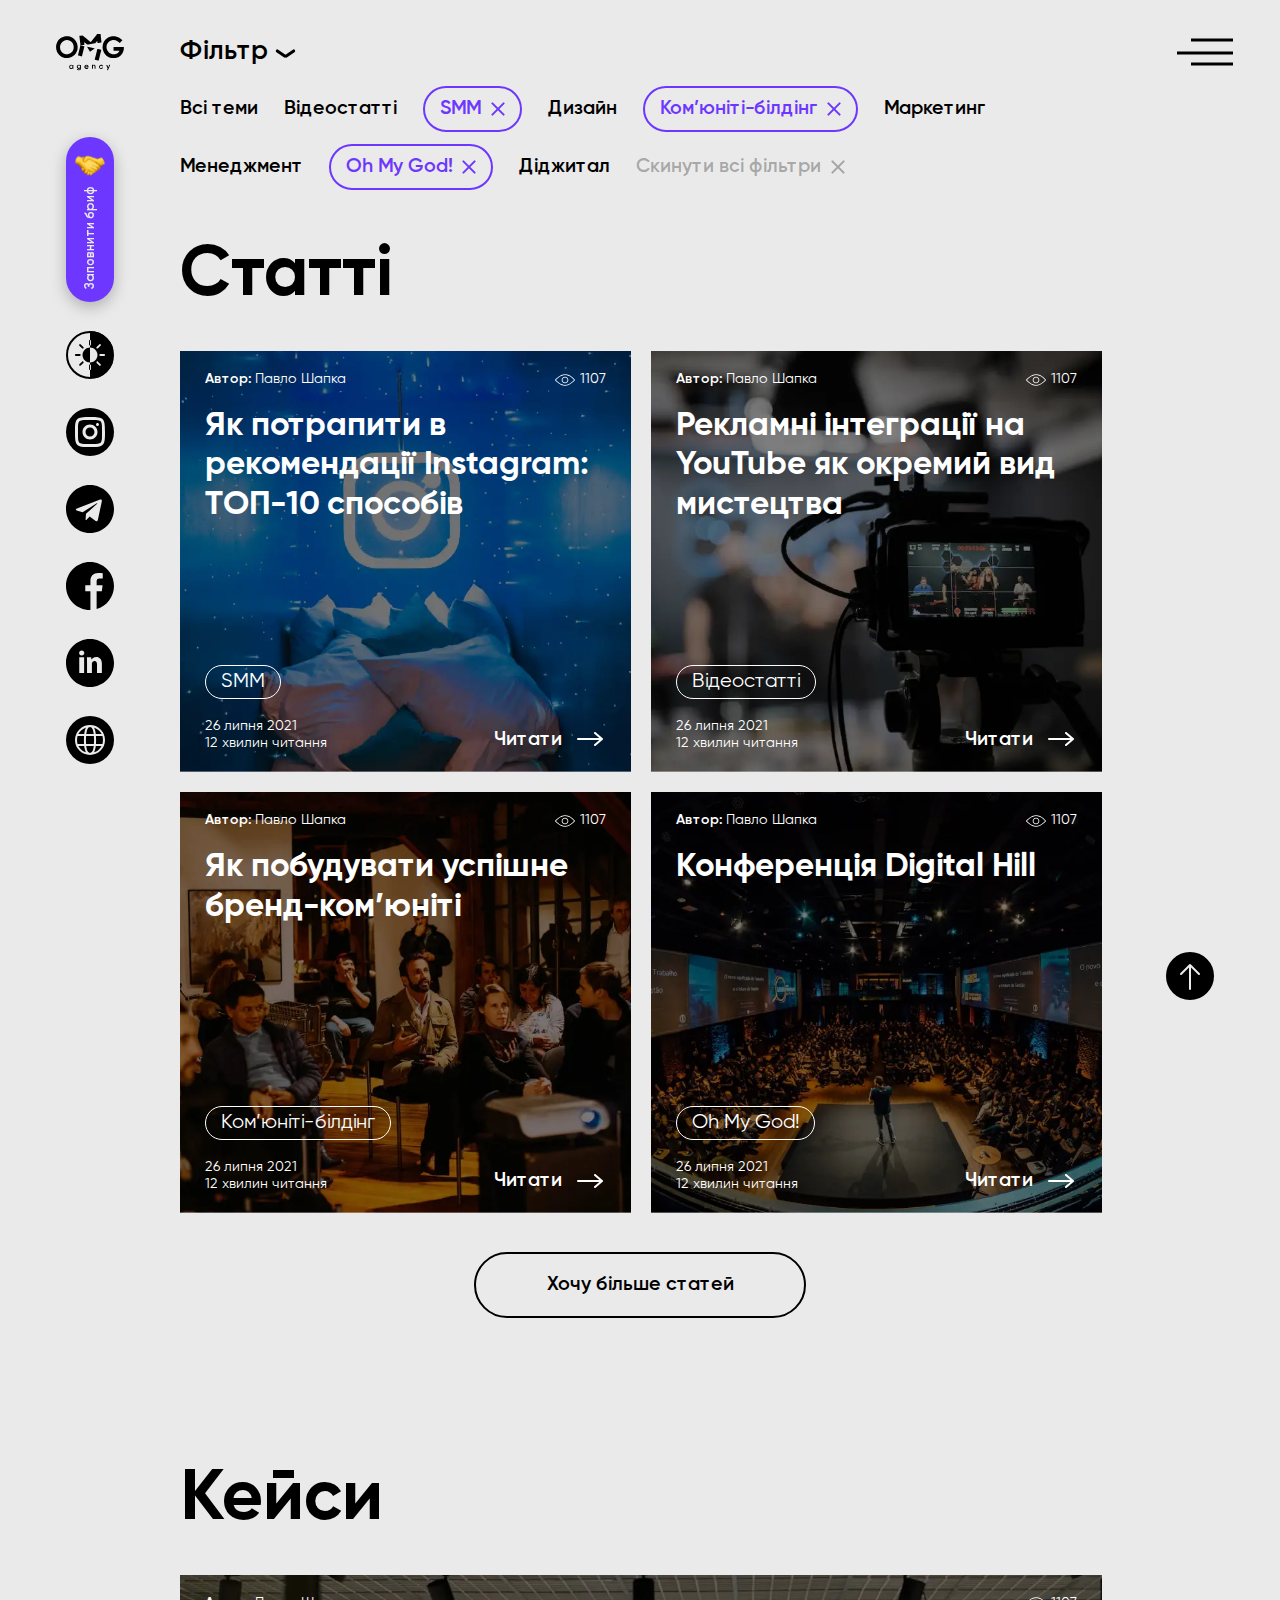
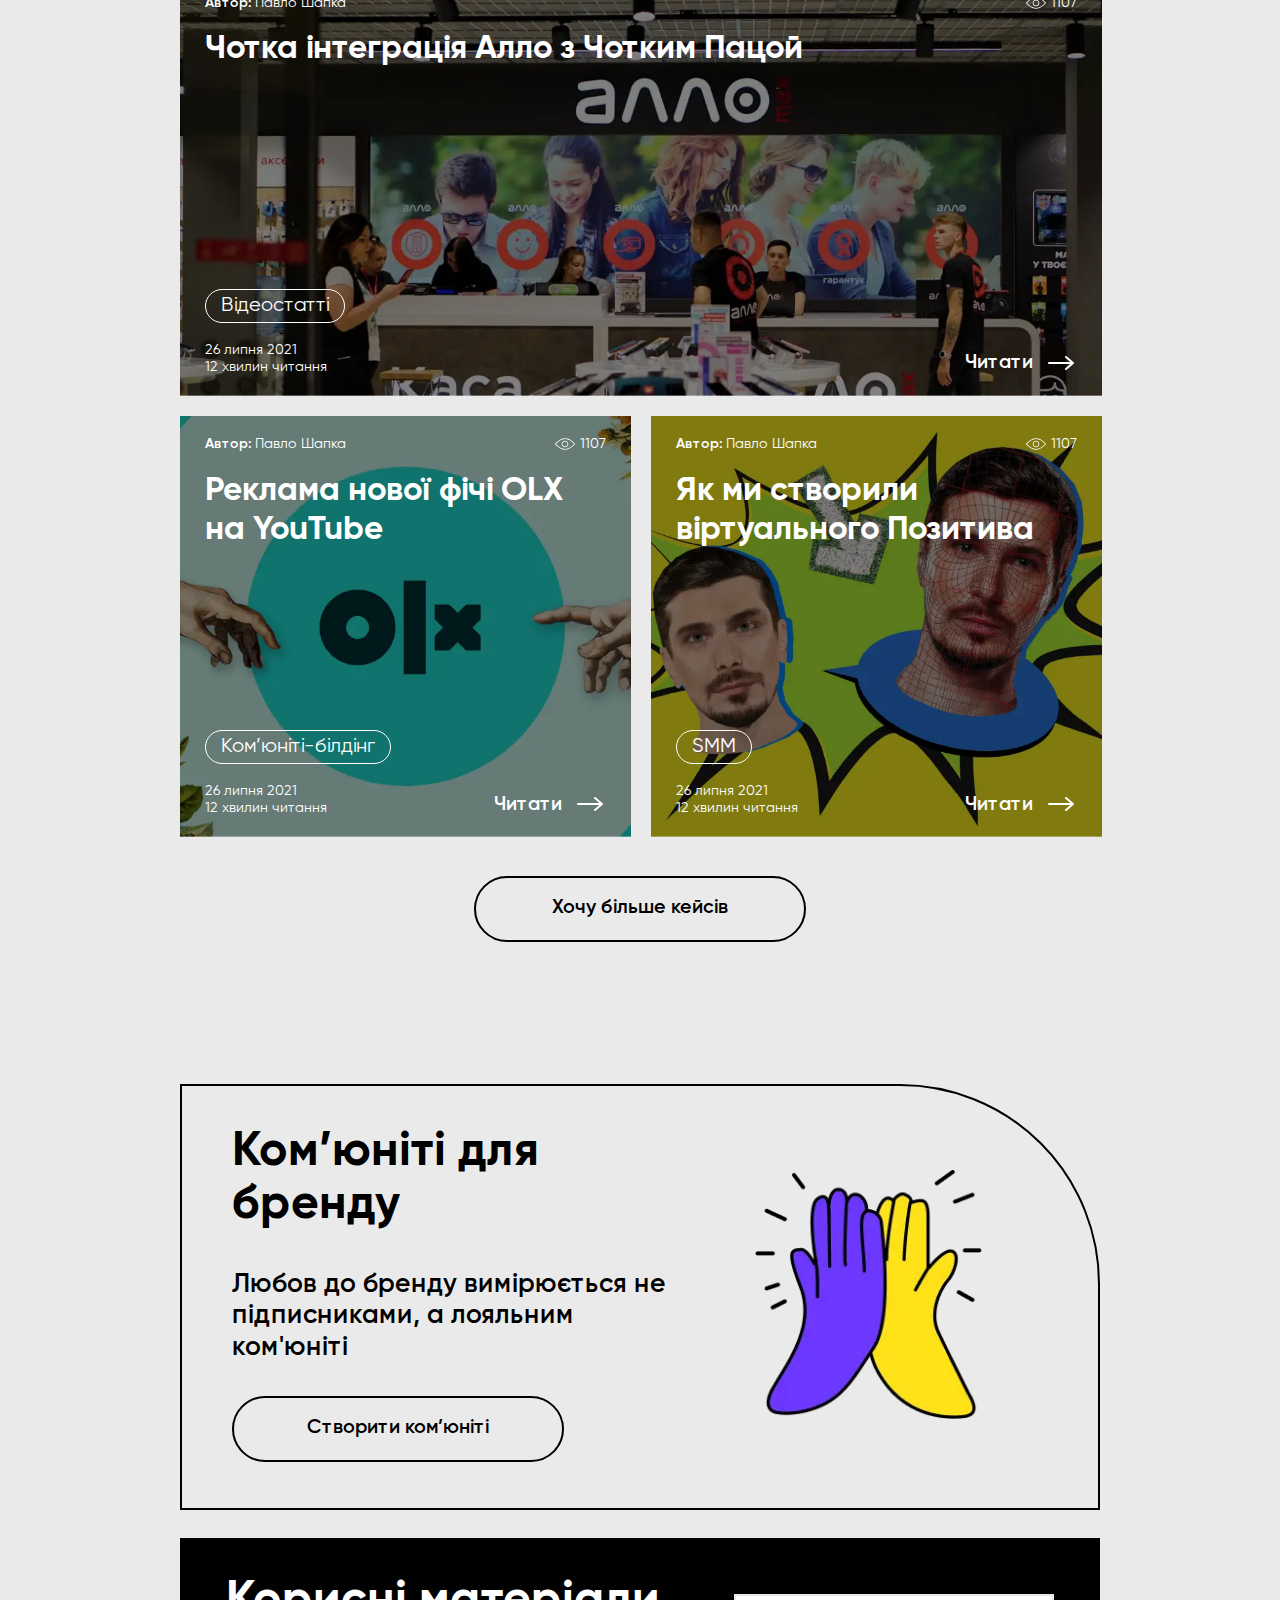
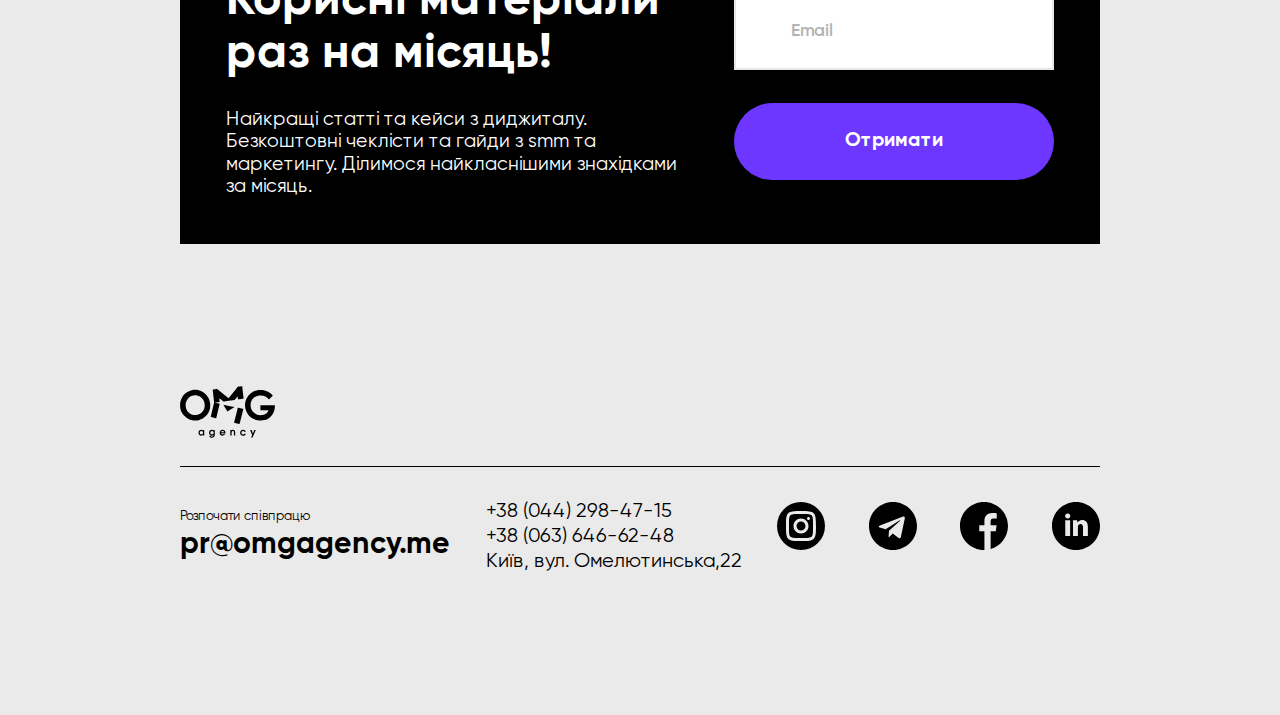
<file: home.html>
<!DOCTYPE html>
<html lang="en">

<head>
	<title>HomePage</title>
	<meta charset="UTF-8">
	<meta name="format-detection" content="telephone=no">
	<style>
		body {
			opacity: 0;
		}
	</style>
	<link rel="stylesheet" href="css/style.min.css?_v=20230325222234">
	<link rel="shortcut icon" href="favicon.ico">
	<!-- <meta name="robots" content="noindex, nofollow"> -->
	<meta name="viewport" content="width=device-width, initial-scale=1.0">
</head>

<body>
	<div class="up-to-block"></div>
	<div data-da=".menu__container,991,2" class="side">
		<div class="side__content">
			<div class="side__buttons btn-side">
				<button data-popup="#form-brief" class="btn-side__brief">
					<span>Заповнити бриф</span>
					<picture><source srcset="img/icons/hands.webp" type="image/webp"><img src="img/icons/hands.png" alt="hands"></picture>
				</button>
				<button type="button" class="btn-side__theme page__theme">
					<img src="img/icons/day.svg" class="btn-side__theme-day" alt="day">
					<img src="img/icons/night.svg" class="btn-side__theme-night" alt="night">
				</button>
			</div>
			<div class="side__links links-side">
				<a href="#" class="links-side__item instagram-link">
					<img src="img/icons/insta.svg" class="links-side__img insta-img" alt="instagram">
				</a>
				<a href="#" class="links-side__item telegram-link">
					<img src="img/icons/teleg.svg" class="links-side__img teleg-img" alt="telegram">
				</a>
				<a href="#" class="links-side__item faceebok-link">
					<img src="img/icons/face.svg" class="links-side__img facebook-img" alt="facebook">
				</a>
				<a href="#" class="links-side__item linkedin-link">
					<img src="img/icons/link.svg" class="links-side__img linkedin-img" alt="linkedin">
				</a>
				<div class="language-link__body">
					<a href="#" class="links-side__item language-link">
						<img src="img/icons/language.svg" class="links-side__img lng-img" alt="language">
					</a>
					<ul class="language-link__list">
						<li class="language-link__item _active"><a href="#" class="language-link__link">Укр</a></li>
						<li class="language-link__item"><a href="#" class="language-link__link">Eng</a></li>
						<li class="language-link__item"><a href="#" class="language-link__link">Ру</a></li>
					</ul>
				</div>
			</div>
		</div>
	</div>


	<div data-scroll="200" data-scroll-show="500" class="arrow-up">
		<a href="#" data-goto=".up-to-block" class="arrow-up__btn">
			<img src="img/icons/arrow_up.svg" alt="arrow-up">
		</a>
	</div>
	<div class="wrapper wrapper__main">
		<header class="header">
			<a href="#" class="header__logo">
				<img class="header__logo-img" src="img/icons/logo.svg" alt="logo">
			</a>

			<!-- <div class="first-menu__container">
		<nav class="first-menu">
			<ul class="first-menu__list">
				<li class="first-menu__item"><a href="index.html" class="first-menu__link">Блог</a></li>
				<li class="first-menu__item"><a href="articles.html" class="first-menu__link">Статті</a></li>
				<li class="first-menu__item"><a href="cases.html" class="first-menu__link">Кейси</a></li>
				<li class="first-menu__item"><a href="glossary.html" class="first-menu__link">Глосарій</a></li>
			</ul>
		</nav>
	</div> -->

			<button type="button" class="menu__icon icon-menu"><span></span></button>
			<div class="header__menu menu">
				<div class="menu__container">
					<nav class="menu__body">
						<ul class="menu__list">
							<li class="menu__item"><a href="https://localworkarea.github.io/OMG/" target="_blank" class="menu__link">Головна</a></li>
							<li class="menu__item"><a href="index.html" class="menu__link">Блог</a></li>
							<li class="menu__item"><a href="articles.html" class="menu__link">Статті</a></li>
							<li class="menu__item"><a href="cases.html" class="menu__link">Кейси</a></li>
							<li class="menu__item"><a href="glossary.html" class="menu__link">Глосарій</a></li>
							<li class="menu__item"><a href="#" data-goto=".footer" class="menu__link">Контакти</a></li>
						</ul>
					</nav>
				</div>
			</div>
		</header>
		<main class="page page__main">
			<section class="main">
				<div class="main__container">
					<div class="main__filters filters">
						<div data-spollers data-spollers-speed="300" class="filters">
							<div class="filters__item">
								<button type="button" data-spoller class="filters__title _spoller-active">Фільтр<span></span></button>
								<div class="filters__body">
									<div class="filters__content">
										<button type="button" class="filters__btn">
											<span class="filters__text">Всі теми</span>
											<img src="img/icons/close-blue.svg" alt="close-icon">
										</button>
										<button type="button" class="filters__btn">
											<span class="filters__text _active-filter">Відеостатті</span>
											<img src="img/icons/close-blue.svg" alt="close-icon">
										</button>
										<button type="button" class="filters__btn _active-filter">
											<span class="filters__text">SMM</span>
											<img src="img/icons/close-blue.svg" alt="close-icon">
										</button>
										<button type="button" class="filters__btn">
											<span class="filters__text">Дизайн</span>
											<img src="img/icons/close-blue.svg" alt="close-icon">
										</button>
										<button type="button" class="filters__btn _active-filter">
											<span class="filters__text">Ком’юніті-білдінг</span>
											<img src="img/icons/close-blue.svg" alt="close-icon">
										</button>
										<button type="button" class="filters__btn">
											<span class="filters__text">Маркетинг</span>
											<img src="img/icons/close-blue.svg" alt="close-icon">
										</button>
										<button type="button" class="filters__btn">
											<span class="filters__text">Менеджмент</span>
											<img src="img/icons/close-blue.svg" alt="close-icon">
										</button>
										<button type="button" class="filters__btn _active-filter">
											<span class="filters__text">Oh My God!</span>
											<img src="img/icons/close-blue.svg" alt="close-icon">
										</button>
										<button type="button" class="filters__btn">
											<span class="filters__text">Діджитал</span>
											<img src="img/icons/close-blue.svg" alt="close-icon">
										</button>
										<button type="button" class="filters__btn filters__btn_reset">
											<span class="filters__text">Скинути всі фільтри</span>
											<img src="img/icons/close-gray.svg" alt="close-icon">
										</button>
									</div>
								</div>
							</div>
						</div>
					</div>
				</div>
			</section>
			<section class="articles">
				<div class="articles__container">
					<h2 class="articles__title title-main">Статті</h2>
					<div class="articles__content">
						<article class="article-item">
							<div class="article-item__image-ibg">
								<picture><source srcset="img/articles/1.webp" type="image/webp"><img src="img/articles/1.png" class="article-item__img" alt="image"></picture>
							</div>
							<div class="article-item__body">
								<div class="article-item__head">
									<div class="article-item__autor"><span>Автор:</span> Павло Шапка</div>
									<div class="article-item__views">
										<img src="img/blog-page/visibility.svg" class="article-item__views-icon" alt="eye">
										<span class="article-item__count">1107</span>
									</div>
									<h3 class="article-item__title">
										<a href="article-one.html" class="article-item__link">Як потрапити в рекомендації Instagram: ТОП-10 способів</a>
									</h3>
								</div>
								<div class="article-item__bottom">
									<div class="article-item__block">
										<a href="#" class="article-item__category">SMM</a>
										<div class="article-item__date">26 липня 2021</div>
										<div class="article-item__read">12 хвилин читання</div>
									</div>
									<a href="article-one.html" class="article-item__btm-link">
										<span class="article-item__text">Читати</span>
										<img src="img/blog-page/arrow.svg" class="article-item__arrow" alt="arrow">
									</a>
								</div>
							</div>
						</article>
						<article class="article-item">
							<div class="article-item__image-ibg">
								<picture><source srcset="img/articles/2.webp" type="image/webp"><img src="img/articles/2.png" class="article-item__img" alt="image"></picture>
							</div>
							<div class="article-item__body">
								<div class="article-item__head">
									<div class="article-item__autor"><span>Автор:</span> Павло Шапка</div>
									<div class="article-item__views">
										<img src="img/blog-page/visibility.svg" class="article-item__views-icon" alt="eye">
										<span class="article-item__count">1107</span>
									</div>
									<h3 class="article-item__title">
										<a href="article-one.html" class="article-item__link">Рекламні інтеграції на YouTube як окремий вид мистецтва</a>
									</h3>
								</div>
								<div class="article-item__bottom">
									<div class="article-item__block">
										<a href="#" class="article-item__category">Відеостатті</a>
										<div class="article-item__date">26 липня 2021</div>
										<div class="article-item__read">12 хвилин читання</div>
									</div>
									<a href="article-one.html" class="article-item__btm-link">
										<span class="article-item__text">Читати</span>
										<img src="img/blog-page/arrow.svg" class="article-item__arrow" alt="arrow">
									</a>
								</div>
							</div>
						</article>
						<article class="article-item">
							<div class="article-item__image-ibg">
								<picture><source srcset="img/articles/3.webp" type="image/webp"><img src="img/articles/3.png" class="article-item__img" alt="image"></picture>
							</div>
							<div class="article-item__body">
								<div class="article-item__head">
									<div class="article-item__autor"><span>Автор:</span> Павло Шапка</div>
									<div class="article-item__views">
										<img src="img/blog-page/visibility.svg" class="article-item__views-icon" alt="eye">
										<span class="article-item__count">1107</span>
									</div>
									<h3 class="article-item__title">
										<a href="article-one.html" class="article-item__link">Як побудувати успішне бренд-ком’юніті</a>
									</h3>
								</div>
								<div class="article-item__bottom">
									<div class="article-item__block">
										<a href="#" class="article-item__category">Ком’юніті-білдінг</a>
										<div class="article-item__date">26 липня 2021</div>
										<div class="article-item__read">12 хвилин читання</div>
									</div>
									<a href="article-one.html" class="article-item__btm-link">
										<span class="article-item__text">Читати</span>
										<img src="img/blog-page/arrow.svg" class="article-item__arrow" alt="arrow">
									</a>
								</div>
							</div>
						</article>
						<article class="article-item">
							<div class="article-item__image-ibg">
								<picture><source srcset="img/articles/4.webp" type="image/webp"><img src="img/articles/4.png" class="article-item__img" alt="image"></picture>
							</div>
							<div class="article-item__body">
								<div class="article-item__head">
									<div class="article-item__autor"><span>Автор:</span> Павло Шапка</div>
									<div class="article-item__views">
										<img src="img/blog-page/visibility.svg" class="article-item__views-icon" alt="eye">
										<span class="article-item__count">1107</span>
									</div>
									<h3 class="article-item__title">
										<a href="article-one.html" class="article-item__link">Конференція Digital Hill</a>
									</h3>
								</div>
								<div class="article-item__bottom">
									<div class="article-item__block">
										<a href="#" class="article-item__category">Oh My God!</a>
										<div class="article-item__date">26 липня 2021</div>
										<div class="article-item__read">12 хвилин читання</div>
									</div>
									<a href="article-one.html" class="article-item__btm-link">
										<span class="article-item__text">Читати</span>
										<img src="img/blog-page/arrow.svg" class="article-item__arrow" alt="arrow">
									</a>
								</div>
							</div>
						</article>
					</div>
					<a href="#" class="articles__btn btn btn_black">Хочу більше статей</a>
				</div>
			</section>
			<section class="cases">
				<div class="cases__container">
					<h2 class="cases__title title-main">Кейси</h2>
					<div class="cases__content">
						<article class="article-item">
							<div class="article-item__image-ibg">
								<picture><source srcset="img/cases/1.webp" type="image/webp"><img src="img/cases/1.png" class="article-item__img" alt="image"></picture>
							</div>
							<div class="article-item__body">
								<div class="article-item__head">
									<div class="article-item__autor"><span>Автор:</span> Павло Шапка</div>
									<div class="article-item__views">
										<img src="img/blog-page/visibility.svg" class="article-item__views-icon" alt="eye">
										<span class="article-item__count">1107</span>
									</div>
									<h3 class="article-item__title">
										<a href="#" class="article-item__link">Чотка інтеграція Алло з Чотким Пацой</a>
									</h3>
								</div>
								<div class="article-item__bottom">
									<div class="article-item__block">
										<a href="#" class="article-item__category">Відеостатті</a>
										<div class="article-item__date">26 липня 2021</div>
										<div class="article-item__read">12 хвилин читання</div>
									</div>
									<a href="#" class="article-item__btm-link">
										<span class="article-item__text">Читати</span>
										<img src="img/blog-page/arrow.svg" class="article-item__arrow" alt="arrow">
									</a>
								</div>
							</div>
						</article>
						<article class="article-item">
							<div class="article-item__image-ibg">
								<picture><source srcset="img/cases/2.webp" type="image/webp"><img src="img/cases/2.png" class="article-item__img" alt="image"></picture>
							</div>
							<div class="article-item__body">
								<div class="article-item__head">
									<div class="article-item__autor"><span>Автор:</span> Павло Шапка</div>
									<div class="article-item__views">
										<img src="img/blog-page/visibility.svg" class="article-item__views-icon" alt="eye">
										<span class="article-item__count">1107</span>
									</div>
									<h3 class="article-item__title">
										<a href="#" class="article-item__link">Реклама нової фічі OLX на YouTube</a>
									</h3>
								</div>
								<div class="article-item__bottom">
									<div class="article-item__block">
										<a href="#" class="article-item__category">Ком’юніті-білдінг</a>
										<div class="article-item__date">26 липня 2021</div>
										<div class="article-item__read">12 хвилин читання</div>
									</div>
									<a href="#" class="article-item__btm-link">
										<span class="article-item__text">Читати</span>
										<img src="img/blog-page/arrow.svg" class="article-item__arrow" alt="arrow">
									</a>
								</div>
							</div>
						</article>
						<article class="article-item">
							<div class="article-item__image-ibg">
								<picture><source srcset="img/cases/3.webp" type="image/webp"><img src="img/cases/3.png" class="article-item__img" alt="image"></picture>
							</div>
							<div class="article-item__body">
								<div class="article-item__head">
									<div class="article-item__autor"><span>Автор:</span> Павло Шапка</div>
									<div class="article-item__views">
										<img src="img/blog-page/visibility.svg" class="article-item__views-icon" alt="eye">
										<span class="article-item__count">1107</span>
									</div>
									<h3 class="article-item__title">
										<a href="#" class="article-item__link">Як ми створили віртуального Позитива</a>
									</h3>
								</div>
								<div class="article-item__bottom">
									<div class="article-item__block">
										<a href="#" class="article-item__category">SMM</a>
										<div class="article-item__date">26 липня 2021</div>
										<div class="article-item__read">12 хвилин читання</div>
									</div>
									<a href="#" class="article-item__btm-link">
										<span class="article-item__text">Читати</span>
										<img src="img/blog-page/arrow.svg" class="article-item__arrow" alt="arrow">
									</a>
								</div>
							</div>
						</article>
					</div>
					<a href="#" class="cases__btn btn btn_black">Хочу більше кейсів</a>
				</div>
			</section>
			<section class="community">
				<div class="community__container">
					<div class="community__body">
						<div class="community__info">
							<h2 class="community__title">Ком’юніті для бренду</h2>
							<p class="community__text text-big-b">Любов до бренду вимірюється
								не підписниками, а лояльним ком'юніті</p>
							<a href="#" data-popup="#form-brief" class="community__btn btn btn_black">Створити ком’юніті</a>
						</div>
						<div class="community__image">
							<div class="community__img-wr">
								<picture><source srcset="img/blog-page/hands.webp" type="image/webp"><img src="img/blog-page/hands.png" alt="hands"></picture>
							</div>
						</div>
					</div>
				</div>
			</section>
			<section class="main-form">
				<div class="main-form__container">
					<div class="main-form__body subscribe-form__body">
						<div class="subscribe-form__info">
							<h2 class="subscribe-form__title">Корисні матеріали раз на місяць!</h2>
							<p class="subscribe-form__text">Найкращі статті та кейси з диджиталу.
								Безкоштовні чеклісти та гайди з smm та маркетингу. Ділимося найкласнішими знахідками за місяць.</p>
						</div>
						<form class="subscribe-form__form" data-dev data-popup-message="#form-message-blue" action="files/sendmail/sendmail.php" method="POST">
							<div class="form__item">
								<input type="email" name="email" data-required data-validate data-error="Некоректний e-mail" placeholder="Email" class="input input_blue">
							</div>
							<button type="submit" class="form__button form__button_blue">Отримати</button>
						</form>
					</div>
				</div>
			</section>
		</main>
		<footer class="footer">
			<div class="footer__container">
				<div class="footer__top top-footer">
					<a href="#" class="top-footer__logo">
						<img src="img/icons/logo.svg" alt="logo">
					</a>
				</div>
				<div class="footer__bottom btm-footer">
					<div class="btm-footer__block">
						<div class="btm-footer__coop">Розпочати співпрацю</div>
						<a href="mailto:pr@omgagency.me" class="btm-footer__email">pr@omgagency.me</a>
					</div>
					<div class="btm-footer__block">
						<a href="tel:+380442984715" class="btm-footer__tel">+38 (044) 298-47-15</a>
						<a href="tel:+380636466248" class="btm-footer__tel">+38 (063) 646-62-48</a>
						<div class="btm-footer__address">Київ, вул. Омелютинська,22</div>
					</div>
					<div class="btm-footer__block">
						<a href="#" class="links-side__item instagram-link">
							<img src="img/icons/insta.svg" class="links-side__img insta-img" alt="instagram">
						</a>
						<a href="#" class="links-side__item telegram-link">
							<img src="img/icons/teleg.svg" class="links-side__img teleg-img" alt="telegram">
						</a>
						<a href="#" class="links-side__item faceebok-link">
							<img src="img/icons/face.svg" class="links-side__img facebook-img" alt="facebook">
						</a>
						<a href="#" class="links-side__item linkedin-link">
							<img src="img/icons/link.svg" class="links-side__img linkedin-img" alt="linkedin">
						</a>
					</div>
				</div>
			</div>
		</footer>
	</div>
	<div id="form-message-blue" aria-hidden="true" class="popup">
		<div class="popup__wrapper">
			<div class="popup__content form-massage form-massage_blue">
				<button data-close type="button" class="form-massage__close form-massage__close_white"></button>
				<div class="form-massage__body">
					<div class="form-massage__title">Дякуємо!</div>
					<div class="form-massage__ok">
						<img src="img/icons/ok.svg" class="form-massage__ok-icon" alt="icon">
					</div>
				</div>
			</div>
		</div>
	</div>
	<div id="form-message-yellow" aria-hidden="true" class="popup">
		<div class="popup__wrapper">
			<div class="popup__content form-massage form-massage_yellow">
				<button data-close type="button" class="form-massage__close form-massage__close_black"></button>
				<div class="form-massage__body">
					<div class="form-massage__title">Дякуємо!</div>
					<div class="form-massage__text">Зв’яжемося з вами<br> наближчим часом!</div>
					<div class="form-massage__ok">
						<img src="img/icons/ok.svg" class="form-massage__ok-icon" alt="icon">
					</div>
				</div>
				<div class="form-massage__image">
					<img src="img/icons/form-eyes.svg" class="form-massage__img" alt="eyes">
				</div>
			</div>
		</div>
	</div>
	<div id="share-btn" aria-hidden="true" class="popup">
		<div class="popup__wrapper">
			<div class="popup__content share-btn">
				<button data-close type="button" class="form-massage__close form-massage__close_black"></button>
				<div class="share-btn__title">Поділитись</div>
				<div class="share-btn__text">Поділитись посиланням:</div>
				<div class="share-btn__social">
					<button type="button" class="share-btn__social-body">
						<img src="img/article-one/share/telegram.svg" class="share-btn__social-icon" alt="telegram">
					</button>
					<button type="button" class="share-btn__social-body">
						<img src="img/article-one/share/facebook.svg" class="share-btn__social-icon" alt="facebook">
					</button>
					<button type="button" class="share-btn__social-body">
						<img src="img/article-one/share/linkindin.svg" class="share-btn__social-icon" alt="linkedin">
					</button>
					<button type="button" class="share-btn__social-body">
						<img src="img/article-one/share/mail-circle.svg" class="share-btn__social-icon social-circle-ic" alt="mail">
						<picture><source srcset="img/article-one/share/mail-5.webp" type="image/webp"><img src="img/article-one/share/mail-5.png" class="social-mail-ic" alt="mail"></picture>
					</button>
				</div>
				<div class="share-btn__text">Копіювати посилання:</div>
				<div class="share-btn__copy copy-btn">
					<img src="img/article-one/share/share.svg" alt="icon" class="copy-btn__icon">
					<div class="copy-btn__text-link">
						<input autocomplete="off" type="text" name="share" placeholder="" value="example.com/share-link/example-omg-article" class="input__share">
					</div>
					<button type="button" class="copy-btn__copy-link">Копіювати</button>
				</div>
			</div>
		</div>
	</div>


	<div id="form-brief" aria-hidden="true" class="popup">
		<div class="popup__wrapper">
			<div class="popup__content popup-form">
				<span class="popup-form__puzzle puzzle-big puzzle-big_yellow puzzle-big__puzzle_top"></span>
				<span class="popup-form__puzzle puzzle-big puzzle-big_black puzzle-big__puzzle_rt"></span>
				<span class="popup-form__puzzle puzzle-big puzzle-big_black puzzle-big__puzzle_btm"></span>
				<span class="popup-form__puzzle puzzle-big puzzle-big_yellow puzzle-big__puzzle_lt"></span>
				<button data-close type="button" class="form-massage__close form-massage__close_black"></button>
				<div class="form__head">
					<h2 class="form__title">Створимо разом щось <span class="title-line">&nbsp;дійсно якісне?&nbsp;</span></h2>
					<div class="form__image">
						<img class="form__img" src="img/icons/form-eyes.svg" alt="eyes">
					</div>
				</div>
				<form data-dev data-popup-message="#form-message-yellow" action="files/sendmail/sendmail.php" method="POST">
					<div class="form__inputs">
						<div class="form__item">
							<input type="text" name="company" data-required data-validate data-error="Обов'язкове поле" placeholder="Назва компанії/бренду" class="input">
						</div>
						<div class="form__item">
							<input type="text" name="name" data-required data-validate data-error="Обов'язкове поле" placeholder="Ім’я та прізвище" class="input">
						</div>
						<div class="form__item">
							<input type="email" name="email" data-required data-validate data-error="Некоректний e-mail" placeholder="Email" class="input">
						</div>
						<div class="form__item">
							<input type="text" name="telegram" placeholder="Telegram" class="input">
						</div>
					</div>
					<textarea name="message" placeholder="Послуга або завдання" class="input"></textarea>
					<button type="submit" class="form__button">Відправити</button>
				</form>
			</div>
		</div>
	</div>




	<script src="js/app.min.js?_v=20230325222234"></script>
</body>

</html>
</file>
<file: css/style.min.css>
@font-face{font-family:Gilroy;font-display:swap;src:url(../fonts/Gilroy-Black.woff2) format("woff2"),url(../fonts/Gilroy-Black.woff) format("woff");font-weight:900;font-style:normal}@font-face{font-family:Gilroy;font-display:swap;src:url(../fonts/Gilroy-Medium.woff2) format("woff2"),url(../fonts/Gilroy-Medium.woff) format("woff");font-weight:500;font-style:normal}@font-face{font-family:Gilroy;font-display:swap;src:url(../fonts/Gilroy-Bold.woff2) format("woff2"),url(../fonts/Gilroy-Bold.woff) format("woff");font-weight:700;font-style:normal}@font-face{font-family:Gilroy;font-display:swap;src:url(../fonts/Gilroy-Regular.woff2) format("woff2"),url(../fonts/Gilroy-Regular.woff) format("woff");font-weight:400;font-style:normal}@font-face{font-family:Gilroy;font-display:swap;src:url(../fonts/Gilroy-Semibold.woff2) format("woff2"),url(../fonts/Gilroy-Semibold.woff) format("woff");font-weight:600;font-style:normal}@font-face{font-family:Gilroy;font-display:swap;src:url(../fonts/Gilroy-Heavy.woff2) format("woff2"),url(../fonts/Gilroy-Heavy.woff) format("woff");font-weight:800;font-style:normal}*{padding:0;margin:0;border:0}*,:after,:before{-webkit-box-sizing:border-box;box-sizing:border-box}body,html{height:100%;min-width:320px}body{color:#000;line-height:1;font-family:Gilroy,sans-serif;font-size:1.25rem;-ms-text-size-adjust:100%;-moz-text-size-adjust:100%;-webkit-text-size-adjust:100%;-webkit-font-smoothing:antialiased;-moz-osx-font-smoothing:grayscale}button,input,textarea{font-family:Gilroy,sans-serif;font-size:inherit}button{cursor:pointer;color:inherit;background-color:transparent}a{color:inherit;text-decoration:none}ul li{list-style:none}img{vertical-align:top}h1,h2,h3,h4,h5,h6{font-weight:inherit;font-size:inherit}body{-webkit-transition:all .3s ease 0s;-o-transition:all .3s ease 0s;transition:all .3s ease 0s;background-color:#eaeaea;color:#000}.lock body{overflow:hidden;-ms-touch-action:none;touch-action:none;-ms-scroll-chaining:none;overscroll-behavior:none}.loaded body{opacity:1;-webkit-transition:opacity .3s;-o-transition:opacity .3s;transition:opacity .3s}html.light body{background-color:#eaeaea;color:#000}html.dark body{background-color:#000;color:#eaeaea}.wrapper{min-height:100%;display:-webkit-box;display:-ms-flexbox;display:flex;-webkit-box-orient:vertical;-webkit-box-direction:normal;-ms-flex-direction:column;flex-direction:column;overflow:hidden}@supports (overflow:clip){.wrapper{overflow:clip}}.wrapper>main{-webkit-box-flex:1;-ms-flex:1 1 auto;flex:1 1 auto}.wrapper>*{min-width:0}[class*=__container]{max-width:90rem;margin:0 auto}input[type=email],input[type=tel],input[type=text],textarea{-webkit-appearance:none;-moz-appearance:none;appearance:none}.input{border-radius:0!important;outline:0;width:100%;display:block;padding-right:1.25rem;padding-top:.625rem;padding-bottom:.625rem;background:#fff;border:.125rem solid #e6e6e6;font-weight:600;line-height:1.1666666667}.input::-webkit-input-placeholder{color:#b3b3b3}.input::-moz-placeholder{color:#b3b3b3}.input:-ms-input-placeholder{color:#b3b3b3}.input::-ms-input-placeholder{color:#b3b3b3}.input::placeholder{color:#b3b3b3}.input_blue._form-focus{border-color:#000}.input._form-focus{border-color:#6d37ff}.input__share{border-radius:0!important;outline:0;width:100%;display:block;height:2.5rem;padding:.3125rem;background:#eaeaea;border:.125rem solid #eaeaea;font-weight:600;font-size:1.125rem;line-height:1.2777777778;color:#000}.input__share._form-focus{border-color:#000}.input[placeholder]:not([data-placeholder-nohiden])::-webkit-input-placeholder{-webkit-transition:opacity .3s;transition:opacity .3s}.input[placeholder]:not([data-placeholder-nohiden])::-moz-placeholder{-moz-transition:opacity .3s;transition:opacity .3s}.input[placeholder]:not([data-placeholder-nohiden]):-ms-input-placeholder{-ms-transition:opacity .3s;transition:opacity .3s}.input[placeholder]:not([data-placeholder-nohiden])::-ms-input-placeholder{-ms-transition:opacity .3s;transition:opacity .3s}.input[placeholder]:not([data-placeholder-nohiden])::placeholder{-webkit-transition:opacity .3s;-o-transition:opacity .3s;transition:opacity .3s}.input[placeholder]:not([data-placeholder-nohiden]):focus::-webkit-input-placeholder{opacity:0}.input[placeholder]:not([data-placeholder-nohiden]):focus::-moz-placeholder{opacity:0}.input[placeholder]:not([data-placeholder-nohiden]):focus:-ms-input-placeholder{opacity:0}.input[placeholder]:not([data-placeholder-nohiden]):focus::-ms-input-placeholder{opacity:0}.input[placeholder]:not([data-placeholder-nohiden]):focus::placeholder{opacity:0}textarea.input{resize:none;padding-right:1.25rem}.form_radius{overflow:hidden;background-color:#6d37ff;border-radius:0 18.75rem 0 0}.form__head{display:-webkit-box;display:-ms-flexbox;display:flex;-webkit-box-align:center;-ms-flex-align:center;align-items:center;-webkit-column-gap:1.25rem;-moz-column-gap:1.25rem;column-gap:1.25rem}.form__head:not(:last-child){margin-bottom:1.875rem}.form-two .form__head{-webkit-column-gap:.3125rem;-moz-column-gap:.3125rem;column-gap:.3125rem}.form__title{font-weight:600;line-height:1.1}.form-one .form__title{color:#fff}.form-two .form__title{color:#fff}.form__subtitle{font-weight:400;line-height:1.1818181818;color:#fff}.form__img{-webkit-filter:invert(100%) sepia(100%) saturate(2%) hue-rotate(129deg) brightness(108%) contrast(101%);filter:invert(100%) sepia(100%) saturate(2%) hue-rotate(129deg) brightness(108%) contrast(101%);height:auto}.form-two .form__img{position:relative;left:-20%}.form__inputs{display:-ms-grid;display:grid;-ms-grid-columns:auto auto;grid-template-columns:auto auto;gap:.625rem}.form__inputs:not(:last-child){margin-bottom:.625rem}.form__item{position:relative}.form__item .form__error{position:absolute;top:.625rem;right:.625rem;color:red;font-size:1rem;font-weight:500}.form__button{display:-webkit-box;display:-ms-flexbox;display:flex;-webkit-box-align:center;-ms-flex-align:center;align-items:center;-webkit-box-pack:center;-ms-flex-pack:center;justify-content:center;padding:.9375rem;width:100%;max-width:22.625rem;background-color:#000;color:#fff;border-radius:10.625rem;font-weight:700;line-height:1.3}.form__button_blue{background-color:#6d37ff;color:#fff}.title-line{display:inline-block;position:relative;color:#000;z-index:0;font-weight:700}.title-line::before{content:"";position:absolute;width:100%;height:100%;left:0;bottom:-4%;background-color:#ffe319;z-index:-1}.title-line_rotate::before{-webkit-transform:rotate(178deg);-ms-transform:rotate(178deg);transform:rotate(178deg)}body::after{content:"";background-color:#000;position:fixed;width:100%;height:100%;top:0;left:0;opacity:0;-webkit-transition:opacity .5s ease 0s;-o-transition:opacity .5s ease 0s;transition:opacity .5s ease 0s;pointer-events:none;z-index:149}.popup-show body::after{opacity:1}.popup{position:fixed;top:0;left:0;bottom:0;right:0;padding:1.25rem;-webkit-transition:visibility .5s ease 0s;-o-transition:visibility .5s ease 0s;transition:visibility .5s ease 0s;visibility:hidden;pointer-events:none}.popup_show{z-index:150;visibility:visible;overflow:auto;pointer-events:auto}.popup_show .popup__content{visibility:visible;-webkit-transform:scale(1);-ms-transform:scale(1);transform:scale(1)}.popup__wrapper{display:-webkit-box;display:-ms-flexbox;display:flex;-webkit-box-orient:vertical;-webkit-box-direction:normal;-ms-flex-direction:column;flex-direction:column;-webkit-box-align:center;-ms-flex-align:center;align-items:center;min-height:100%;-webkit-box-flex:1;-ms-flex:1 1 auto;flex:1 1 auto;width:100%;display:flex;-webkit-box-pack:center;-ms-flex-pack:center;justify-content:center;align-items:center}.popup__content{visibility:hidden;position:relative;-webkit-transform:scale(0);-ms-transform:scale(0);transform:scale(0);-webkit-transition:-webkit-transform .3s ease 0s;transition:-webkit-transform .3s ease 0s;-o-transition:transform .3s ease 0s;transition:transform .3s ease 0s;transition:transform .3s ease 0s,-webkit-transform .3s ease 0s;background-color:#eee;width:100%}.lock .popup__content{visibility:visible}.form-massage{max-width:64.75rem;border-radius:0 0 18.75rem 0;color:#fff;display:-webkit-box;display:-ms-flexbox;display:flex;-webkit-box-align:center;-ms-flex-align:center;align-items:center;-webkit-box-pack:center;-ms-flex-pack:center;justify-content:center;padding-left:1.5625rem;padding-right:1.5625rem}.form-massage_blue{background-color:#6d37ff}.form-massage_yellow{background-color:#ffe319}.form-massage__close{position:absolute;z-index:5;overflow:hidden;top:0;right:0}.form-massage__close_white::after,.form-massage__close_white::before{background-color:#fff}.form-massage__close_black::after,.form-massage__close_black::before{background-color:#000}.form-massage__close::after,.form-massage__close::before{content:"";position:absolute;width:100%;left:0;height:.1875rem}.form-massage__close::before{-webkit-transform:rotate(45deg);-ms-transform:rotate(45deg);transform:rotate(45deg)}.form-massage__close::after{-webkit-transform:rotate(-45deg);-ms-transform:rotate(-45deg);transform:rotate(-45deg)}.form-massage__title{font-weight:700;line-height:1.28}.form-massage_yellow .form-massage__title{color:#000}.form-massage__text{font-weight:500;line-height:1.2857142857}.form-massage_yellow .form-massage__text{color:#000}.form-massage__ok{border-radius:50%;background-color:#000;display:-webkit-box;display:-ms-flexbox;display:flex;-webkit-box-align:center;-ms-flex-align:center;align-items:center;-webkit-box-pack:center;-ms-flex-pack:center;justify-content:center}.form-massage__ok-icon{height:auto}.form-massage__image{height:100%;-ms-flex-item-align:end;align-self:flex-end}.form-massage__img{-webkit-filter:invert(100%) sepia(100%) saturate(2%) hue-rotate(129deg) brightness(108%) contrast(101%);filter:invert(100%) sepia(100%) saturate(2%) hue-rotate(129deg) brightness(108%) contrast(101%);height:auto}.form-massage_yellow .form-massage__img{-webkit-filter:invert(0) sepia(91%) saturate(7464%) hue-rotate(33deg) brightness(101%) contrast(100%);filter:invert(0) sepia(91%) saturate(7464%) hue-rotate(33deg) brightness(101%) contrast(100%)}.popup-form{background-color:#ffe319;max-width:64.75rem}.popup-form .form__head{color:#000}.popup-form .form__subtitle{color:#000}.popup-form .form__img{-webkit-filter:invert(0) sepia(91%) saturate(7464%) hue-rotate(33deg) brightness(101%) contrast(100%);filter:invert(0) sepia(91%) saturate(7464%) hue-rotate(33deg) brightness(101%) contrast(100%)}.popup-form .title-line{color:#fff}.popup-form .title-line::before{background-color:#000}.puzzle-big{position:absolute;border-radius:50%;width:4.1875rem;height:4.1875rem}.puzzle-big_yellow{background-color:#ffe319}.puzzle-big_black{background-color:#000}.puzzle-big__puzzle_top{top:-2.0625rem;left:50%;-webkit-transform:translateX(-50%);-ms-transform:translateX(-50%);transform:translateX(-50%)}.puzzle-big__puzzle_rt{top:50%;-webkit-transform:translateY(-50%);-ms-transform:translateY(-50%);transform:translateY(-50%);right:-2.0625rem}.puzzle-big__puzzle_btm{bottom:-2.0625rem;left:50%;-webkit-transform:translateX(-50%);-ms-transform:translateX(-50%);transform:translateX(-50%)}.puzzle-big__puzzle_lt{top:50%;-webkit-transform:translateY(-50%);-ms-transform:translateY(-50%);transform:translateY(-50%);left:-2.0625rem}.share-btn{padding:1.875rem;max-width:31.75rem}.share-btn__title{color:#000;font-weight:700;font-size:2.1875rem;line-height:1.2857142857;margin-bottom:2.5625rem}.share-btn__text{color:#000;font-weight:600;font-size:1.125rem;line-height:1.2777777778;margin-bottom:.9375rem}.share-btn__social{display:-webkit-box;display:-ms-flexbox;display:flex;-webkit-box-align:center;-ms-flex-align:center;align-items:center;-webkit-column-gap:1.25rem;-moz-column-gap:1.25rem;column-gap:1.25rem}.share-btn__social:not(:last-child){margin-bottom:3.375rem}.share-btn__social-body{position:relative;width:3rem;height:3rem;border-radius:50%;-webkit-transition:all .1s ease 0s;-o-transition:all .1s ease 0s;transition:all .1s ease 0s}.share-btn__social-body:hover .share-btn__social-icon{-webkit-filter:invert(24%) sepia(47%) saturate(3944%) hue-rotate(246deg) brightness(104%) contrast(114%);filter:invert(24%) sepia(47%) saturate(3944%) hue-rotate(246deg) brightness(104%) contrast(114%)}.share-btn__social-body:nth-child(4) .social-mail-ic{position:absolute;top:50%;left:50%;-webkit-transform:translate(-50%,-50%);-ms-transform:translate(-50%,-50%);transform:translate(-50%,-50%);width:2rem;height:auto;z-index:2}.copy-btn{width:100%;display:-webkit-box;display:-ms-flexbox;display:flex;-webkit-box-pack:justify;-ms-flex-pack:justify;justify-content:space-between;-webkit-box-align:center;-ms-flex-align:center;align-items:center;-webkit-column-gap:.3125rem;-moz-column-gap:.3125rem;column-gap:.3125rem;border:.125rem solid #000;padding:.625rem}.copy-btn__icon{margin-left:.5625rem}.copy-btn__copy-link{display:-webkit-box;display:-ms-flexbox;display:flex;-webkit-box-align:center;-ms-flex-align:center;align-items:center;-webkit-box-pack:center;-ms-flex-pack:center;justify-content:center;width:100%;max-width:9.0625rem;height:2.875rem;padding:.3125rem 1.75rem;border-radius:2.5rem;background-color:#000;color:#fff;-webkit-transition:all .3s ease 0s;-o-transition:all .3s ease 0s;transition:all .3s ease 0s}.copy-btn__copy-link:hover{background-color:#6d37ff;color:#fff}[data-showmore-button] span:last-child{display:none}._showmore-active [data-showmore-button] span{display:none}._showmore-active [data-showmore-button] span:last-child{display:block}[class*=-ibg]{position:relative}[class*=-ibg] img{position:absolute;width:100%;height:100%;top:0;left:0;-o-object-fit:cover;object-fit:cover}[class*=-ibg_contain] img{-o-object-fit:contain;object-fit:contain}.title-main{font-weight:700;font-size:78px;line-height:107%}.title-sec{font-weight:700;line-height:1.2}.text-big-r{font-weight:400;line-height:1.1428571429}.text-big-b{font-weight:600;line-height:1.1785714286}.btn{display:-webkit-box;display:-ms-flexbox;display:flex;-webkit-box-align:center;-ms-flex-align:center;align-items:center;-webkit-box-pack:center;-ms-flex-pack:center;justify-content:center;border:.125rem solid #eaeaea;border-radius:10.625rem;overflow:hidden;font-weight:600;line-height:1.15;width:100%;height:4.125rem;-webkit-transition:all .3s ease 0s;-o-transition:all .3s ease 0s;transition:all .3s ease 0s;cursor:pointer}.btn_purple{color:#7c43ff;border-color:#7c43ff}.btn_black{border-color:#000;-webkit-transition:all .3s ease 0s;-o-transition:all .3s ease 0s;transition:all .3s ease 0s}.btn_black:hover{background-color:#000;color:#eaeaea}.dark .btn_black{border-color:#eaeaea}.arrow-main{position:relative;display:block;background-color:#000;width:100%;height:.125rem;border-radius:.3125rem;-webkit-transition:background-color .3s ease 0s;-o-transition:background-color .3s ease 0s;transition:background-color .3s ease 0s}.dark .arrow-main{background-color:#eaeaea}.arrow-main::after,.arrow-main::before{content:"";position:absolute;background-color:#000;height:.125rem;width:.625rem;right:0;border-radius:.3125rem;-webkit-transition:background-color .3s ease 0s;-o-transition:background-color .3s ease 0s;transition:background-color .3s ease 0s}.dark .arrow-main::after,.dark .arrow-main::before{background-color:#eaeaea}.arrow-main::before{-webkit-transform:rotate(45deg);-ms-transform:rotate(45deg);transform:rotate(45deg);bottom:.25rem}.arrow-main::after{-webkit-transform:rotate(-45deg);-ms-transform:rotate(-45deg);transform:rotate(-45deg);top:.25rem}.up-to-block{pointer-events:none;position:absolute;top:0;left:0;width:100%}.back-btn{position:fixed;z-index:14;top:0;left:0;display:-webkit-box;display:-ms-flexbox;display:flex;-webkit-box-align:center;-ms-flex-align:center;align-items:center}.back-btn__back{background-color:#000;border-radius:0 2.5rem 2.5rem 0;display:-webkit-box;display:-ms-flexbox;display:flex;-webkit-box-align:center;-ms-flex-align:center;align-items:center;padding:.875rem 1.5625rem .9375rem 1.25rem;-webkit-column-gap:.625rem;-moz-column-gap:.625rem;column-gap:.625rem}.back-btn__back .arrow-main{background-color:#fff;width:3.125rem;-webkit-transform:rotate(180deg);-ms-transform:rotate(180deg);transform:rotate(180deg)}.back-btn__back .arrow-main::after,.back-btn__back .arrow-main::before{background-color:#fff}.back-btn__text{font-weight:500;line-height:1.2727272727;color:#fff}.side{position:fixed;top:0;left:0;bottom:0;z-index:14;height:100%;display:-webkit-box;display:-ms-flexbox;display:flex;-webkit-box-orient:vertical;-webkit-box-direction:normal;-ms-flex-direction:column;flex-direction:column;-webkit-box-align:center;-ms-flex-align:center;align-items:center;-webkit-box-pack:center;-ms-flex-pack:center;justify-content:center;overflow-y:auto;overflow-x:hidden}.side .btn-side__brief{height:10.3125rem;width:3rem;-webkit-box-orient:vertical;-webkit-box-direction:reverse;-ms-flex-direction:column-reverse;flex-direction:column-reverse}.side .btn-side__brief span{-webkit-writing-mode:vertical-lr;-ms-writing-mode:tb-lr;writing-mode:vertical-lr;-webkit-transform:rotate(-180deg);-ms-transform:rotate(-180deg);transform:rotate(-180deg)}.side__content{display:-webkit-box;display:-ms-flexbox;display:flex;-webkit-box-orient:vertical;-webkit-box-direction:normal;-ms-flex-direction:column;flex-direction:column;-webkit-box-align:center;-ms-flex-align:center;align-items:center;row-gap:1.8125rem}.side__buttons{display:-webkit-box;display:-ms-flexbox;display:flex;-webkit-box-orient:vertical;-webkit-box-direction:normal;-ms-flex-direction:column;flex-direction:column;-webkit-box-align:center;-ms-flex-align:center;align-items:center;row-gap:1.8125rem}.btn-side{position:relative}.btn-side__brief{display:-webkit-box;display:-ms-flexbox;display:flex;-webkit-box-align:center;-ms-flex-align:center;align-items:center;-webkit-box-pack:center;-ms-flex-pack:center;justify-content:center;overflow:hidden;gap:.4375rem;height:3rem;padding:.3125rem;background-color:#6d37ff;-webkit-box-shadow:0 .3125rem .9375rem rgba(0,0,0,.25);box-shadow:0 .3125rem .9375rem rgba(0,0,0,.25);border-radius:6.25rem;font-weight:600;font-size:.8125rem;line-height:1.7692307692;color:#eaeaea;-webkit-transition:all .3s ease 0s;-o-transition:all .3s ease 0s;transition:all .3s ease 0s}.wrapper__service-first .btn-side__brief{background-color:#f2cb04;color:#000}.wrapper__service-second .btn-side__brief{background-color:#3a14bf}.wrapper__articles-one .btn-side__brief{background-color:#ffe319;color:#000}.btn-side__brief img{width:1.875rem;height:1.875rem}.btn-side__theme{position:relative;-webkit-transition:opacity .3s ease 0s;-o-transition:opacity .3s ease 0s;transition:opacity .3s ease 0s}.btn-side__theme-day{position:relative;opacity:0;visibility:hidden}.light .btn-side__theme-day{opacity:1;visibility:visible}.btn-side__theme-night{position:absolute;top:0;left:0;opacity:0;visibility:hidden}.dark .btn-side__theme-night{opacity:1;visibility:visible}.btn-side__theme-day-night{opacity:1;visibility:visible}.dark .btn-side__theme-day-night{-webkit-transform:rotate(180deg);-ms-transform:rotate(180deg);transform:rotate(180deg)}.links-side{display:-webkit-box;display:-ms-flexbox;display:flex;-webkit-box-orient:vertical;-webkit-box-direction:normal;-ms-flex-direction:column;flex-direction:column;-webkit-box-align:center;-ms-flex-align:center;align-items:center;row-gap:1.8125rem}.links-side__item{border-radius:50%;-webkit-transition:opacity .3s ease;-o-transition:opacity .3s ease;transition:opacity .3s ease}.instagram-link{width:3rem;height:3rem;border-radius:50%;background-color:#000;display:-webkit-box;display:-ms-flexbox;display:flex;-webkit-box-align:center;-ms-flex-align:center;align-items:center;-webkit-box-pack:center;-ms-flex-pack:center;justify-content:center}.dark .instagram-link{background-color:#eaeaea}.insta-img{-webkit-filter:invert(100%) sepia(0) saturate(437%) hue-rotate(181deg) brightness(117%) contrast(84%);filter:invert(100%) sepia(0) saturate(437%) hue-rotate(181deg) brightness(117%) contrast(84%)}.dark .insta-img{-webkit-filter:invert(0) sepia(91%) saturate(7464%) hue-rotate(33deg) brightness(101%) contrast(100%);filter:invert(0) sepia(91%) saturate(7464%) hue-rotate(33deg) brightness(101%) contrast(100%)}.light .telegram-link{background-color:#eaeaea}.dark .teleg-img{-webkit-filter:invert(100%) sepia(0) saturate(437%) hue-rotate(181deg) brightness(117%) contrast(84%);filter:invert(100%) sepia(0) saturate(437%) hue-rotate(181deg) brightness(117%) contrast(84%)}.light .faceebok-link{background-color:#eaeaea}.dark .facebook-img{-webkit-filter:invert(100%) sepia(0) saturate(437%) hue-rotate(181deg) brightness(117%) contrast(84%);filter:invert(100%) sepia(0) saturate(437%) hue-rotate(181deg) brightness(117%) contrast(84%)}.light .linkedin-link{background-color:#eaeaea}.dark .linkedin-img{-webkit-filter:invert(100%) sepia(0) saturate(437%) hue-rotate(181deg) brightness(117%) contrast(84%);filter:invert(100%) sepia(0) saturate(437%) hue-rotate(181deg) brightness(117%) contrast(84%)}.language-link{width:3rem;height:3rem;border-radius:50%;background-color:#000;display:-webkit-box;display:-ms-flexbox;display:flex;-webkit-box-align:center;-ms-flex-align:center;align-items:center;-webkit-box-pack:center;-ms-flex-pack:center;justify-content:center}.dark .language-link{background-color:#eaeaea}.language-link__body{position:relative}.language-link__body:hover .language-link__list{opacity:1;visibility:visible}.language-link__list{position:absolute;bottom:0;left:0;z-index:2;width:4.0625rem;height:9.375rem;background-color:#fff;border-radius:0 0 1.875rem 0;overflow:hidden;opacity:0;visibility:hidden;-webkit-transition:all .1s ease 0s;-o-transition:all .1s ease 0s;transition:all .1s ease 0s}.language-link__item{height:33.333%;width:100%;text-align:center}.language-link__item._active{background-color:#000}.language-link__link{font-weight:700;font-size:1.75rem;line-height:1.2142857143;color:#eaeaea;padding:.5rem 0;display:inline-block}.lng-img{-webkit-filter:invert(100%) sepia(0) saturate(437%) hue-rotate(181deg) brightness(117%) contrast(84%);filter:invert(100%) sepia(0) saturate(437%) hue-rotate(181deg) brightness(117%) contrast(84%)}.dark .lng-img{-webkit-filter:invert(0) sepia(91%) saturate(7464%) hue-rotate(33deg) brightness(101%) contrast(100%);filter:invert(0) sepia(91%) saturate(7464%) hue-rotate(33deg) brightness(101%) contrast(100%)}.arrow-up{position:fixed;z-index:12;bottom:-6.25rem;width:3rem;right:0;display:-webkit-box;display:-ms-flexbox;display:flex;-webkit-transition:bottom .3s ease 0s;-o-transition:bottom .3s ease 0s;transition:bottom .3s ease 0s}.arrow-up._header-show{bottom:6.5625rem}.arrow-up__btn{-webkit-box-flex:0;-ms-flex:0 0 3rem;flex:0 0 3rem;height:3rem;border-radius:50%;border:.125rem solid #000;overflow:hidden;background-color:#000;display:-webkit-box;display:-ms-flexbox;display:flex;-webkit-box-align:center;-ms-flex-align:center;align-items:center;-webkit-box-pack:center;-ms-flex-pack:center;justify-content:center;-webkit-transition:all .3s ease 0s;-o-transition:all .3s ease 0s;transition:all .3s ease 0s}.dark .arrow-up__btn{border-color:#eaeaea}.wrapper__articles-one .arrow-up__btn{background-color:#fff;border-color:#fff}.arrow-up__btn img{-webkit-filter:invert(100%) sepia(0) saturate(437%) hue-rotate(181deg) brightness(117%) contrast(84%);filter:invert(100%) sepia(0) saturate(437%) hue-rotate(181deg) brightness(117%) contrast(84%)}.wrapper__articles-one .arrow-up__btn img{-webkit-filter:invert(0) sepia(91%) saturate(7464%) hue-rotate(33deg) brightness(101%) contrast(100%);filter:invert(0) sepia(91%) saturate(7464%) hue-rotate(33deg) brightness(101%) contrast(100%)}.main{margin-top:2.25rem}.filters__title{font-weight:600;line-height:1.1785714286}.filters__title span{display:inline-block;position:relative;width:.9375rem;top:-.4375rem;right:-.625rem}.filters__title span::after,.filters__title span::before{content:"";position:absolute;width:.75rem;height:.1875rem;border-radius:3px;background-color:#000;-webkit-transition:-webkit-transform .3s ease 0s;transition:-webkit-transform .3s ease 0s;-o-transition:transform .3s ease 0s;transition:transform .3s ease 0s;transition:transform .3s ease 0s,-webkit-transform .3s ease 0s}.dark .filters__title span::after,.dark .filters__title span::before{background-color:#eaeaea}.filters__title span::before{-webkit-transform:rotate(35deg);-ms-transform:rotate(35deg);transform:rotate(35deg);right:-.1875rem}.filters__title span::after{left:-.1875rem;-webkit-transform:rotate(-35deg);-ms-transform:rotate(-35deg);transform:rotate(-35deg)}.filters__title._spoller-active span::before{-webkit-transform:rotate(-35deg);-ms-transform:rotate(-35deg);transform:rotate(-35deg)}.filters__title._spoller-active span::after{-webkit-transform:rotate(35deg);-ms-transform:rotate(35deg);transform:rotate(35deg)}.filters__content{display:-webkit-box;display:-ms-flexbox;display:flex;-ms-flex-wrap:wrap;flex-wrap:wrap;-webkit-box-align:center;-ms-flex-align:center;align-items:center}.filters__btn{display:-webkit-box;display:-ms-flexbox;display:flex;-webkit-box-align:center;-ms-flex-align:center;align-items:center;-webkit-box-pack:center;-ms-flex-pack:center;justify-content:center;gap:.625rem;-webkit-transition:all .3s ease 0s;-o-transition:all .3s ease 0s;transition:all .3s ease 0s}.filters__btn img{display:none}.filters__btn._active-filter{border:.125rem solid #6d37ff;border-radius:6.875rem;color:#6d37ff;padding:.5625rem .9375rem}.filters__btn._active-filter img{display:block}.filters__btn_reset{color:rgba(0,0,0,.3)}.dark .filters__btn_reset{color:rgba(234,234,234,.5)}.filters__btn_reset img{display:block}.filters__text{font-weight:600;line-height:24px}.article-item{color:#fff;position:relative;overflow:hidden;-webkit-transition:border-radius .4s ease 0s;-o-transition:border-radius .4s ease 0s;transition:border-radius .4s ease 0s;display:-webkit-box;display:-ms-flexbox;display:flex}.article-item_one{color:#fff;position:relative;overflow:hidden;-webkit-transition:border-radius .4s ease 0s;-o-transition:border-radius .4s ease 0s;transition:border-radius .4s ease 0s;display:-webkit-box;display:-ms-flexbox;display:flex}.article-item__image-ibg{width:100%}.article-item__body{position:absolute;top:0;left:0;bottom:0;right:0;z-index:2;margin:1.25rem 1.5625rem;display:-webkit-box;display:-ms-flexbox;display:flex;-webkit-box-orient:vertical;-webkit-box-direction:normal;-ms-flex-direction:column;flex-direction:column;-webkit-box-pack:justify;-ms-flex-pack:justify;justify-content:space-between}.article-item__body_one{position:absolute;top:0;left:0;bottom:0;right:0;z-index:2;margin:2.8125rem;display:-webkit-box;display:-ms-flexbox;display:flex;-webkit-box-orient:vertical;-webkit-box-direction:normal;-ms-flex-direction:column;flex-direction:column;-webkit-box-pack:justify;-ms-flex-pack:justify;justify-content:space-between}.article-item__autor{position:absolute;top:0;left:0;font-weight:400;font-size:.875rem;line-height:1.2142857143}.article-item__autor span{font-weight:600}.article-item__views{position:absolute;top:0;right:0;display:-webkit-box;display:-ms-flexbox;display:flex;-webkit-box-align:center;-ms-flex-align:center;align-items:center;gap:.3125rem}.article-item__count{font-weight:400;font-size:.875rem;line-height:1.2142857143}.article-item__title_one{font-weight:700;line-height:1.2}.article-item__link{font-weight:700;line-height:1.2;-webkit-transition:all .3s ease 0s;-o-transition:all .3s ease 0s;transition:all .3s ease 0s}.article-item__bottom{display:-webkit-box;display:-ms-flexbox;display:flex;-webkit-box-align:end;-ms-flex-align:end;align-items:flex-end;-webkit-box-pack:justify;-ms-flex-pack:justify;justify-content:space-between}.article-item__share{display:-webkit-box;display:-ms-flexbox;display:flex;-webkit-box-align:center;-ms-flex-align:center;align-items:center;-webkit-column-gap:1.875rem;-moz-column-gap:1.875rem;column-gap:1.875rem}.article-item__share-btn{font-weight:600;line-height:1.2777777778;color:#000;padding:.8125rem 1.5625rem;width:20.75rem;height:4.125rem;display:-webkit-box;display:-ms-flexbox;display:flex;-webkit-box-align:center;-ms-flex-align:center;align-items:center;-webkit-box-pack:center;-ms-flex-pack:center;justify-content:center;border:.0625rem solid #eaeaea;border-radius:10.625rem;background-color:#eaeaea;-webkit-transition:all .3s ease 0s;-o-transition:all .3s ease 0s;transition:all .3s ease 0s}.article-item__share-btn:hover{opacity:.7}.article-item__block_one{text-align:right}.article-item__category{display:inline-block;padding:.375rem .9375rem;border:.0625rem solid #fff;border-radius:6.875rem;width:-webkit-fit-content;width:-moz-fit-content;width:fit-content;-webkit-transition:all .3s ease 0s;-o-transition:all .3s ease 0s;transition:all .3s ease 0s}.article-item__date{font-weight:400;font-size:.875rem;line-height:1.2142857143}.article-item__read{font-weight:400;font-size:.875rem;line-height:1.2142857143}.article-item__btm-link{display:-webkit-box;display:-ms-flexbox;display:flex;-webkit-box-align:center;-ms-flex-align:center;align-items:center;gap:.9375rem;padding:1.25rem 1.5625rem 1.25rem 3.75rem;position:relative;bottom:-1.1875rem;right:-1.4375rem;-webkit-transition:all .4s ease 0s;-o-transition:all .4s ease 0s;transition:all .4s ease 0s}.article-item__text{font-weight:600;line-height:1.2}.article-item__arrow{-webkit-filter:invert(100%) sepia(100%) saturate(2%) hue-rotate(129deg) brightness(108%) contrast(101%);filter:invert(100%) sepia(100%) saturate(2%) hue-rotate(129deg) brightness(108%) contrast(101%)}.subscribe-form__body{background-color:#000;display:-ms-grid;display:grid;-ms-grid-columns:1fr 20rem;grid-template-columns:1fr 20rem;-webkit-column-gap:2.1875rem;-moz-column-gap:2.1875rem;column-gap:2.1875rem}.subscribe-form__body_blue{background-color:#6d37ff}.subscribe-form__info{max-width:32.1875rem}.subscribe-form__title{font-weight:700;line-height:1.1;color:#fff}.subscribe-form__text{font-weight:400;line-height:1.15;color:#fff}.subscribe-form__form{display:-webkit-box;display:-ms-flexbox;display:flex;-webkit-box-orient:vertical;-webkit-box-direction:normal;-ms-flex-direction:column;flex-direction:column;-webkit-box-pack:center;-ms-flex-pack:center;justify-content:center}.text-article__paragraf{font-weight:400;line-height:1.3}.text-article__paragraf_blt{font-weight:400;line-height:1.3;position:relative}.text-article__paragraf_blt::before{content:"";position:absolute;top:.5625rem;width:.3125rem;height:.3125rem;border-radius:50%;background-color:#000}.text-article__title{font-weight:700;line-height:1.1}.text-article__item_blt{font-weight:400;line-height:1.3;position:relative;list-style:disc}.text-article__item_blt-num{list-style:none;position:relative;font-weight:400;line-height:1.3}.text-article__item_blt-num:before{content:"";position:absolute;color:#fff;text-align:center;padding-top:.1875rem;top:0;left:0;width:1.5rem;height:1.5rem;border-radius:50%;background-color:#000;font-weight:600;line-height:1.1875}.text-article__item_blt-num:nth-child(1)::before{content:"1"}.text-article__item_blt-num:nth-child(2)::before{content:"2"}.text-article__item_blt-num:nth-child(3)::before{content:"3"}.text-article__item_blt-num:nth-child(4)::before{content:"4"}.text-article__item_blt-num:nth-child(5)::before{content:"5"}.text-article__item_blt-num:nth-child(6)::before{content:"6"}.text-article__item_blt-num:nth-child(7)::before{content:"7"}.text-article__item_blt-num:nth-child(8)::before{content:"8"}.text-article__item_blt-num:nth-child(9)::before{content:"9"}.text-article__item_blt-num:nth-child(10)::before{content:"10"}.text-article__img-descrp{text-align:center;font-weight:400;line-height:1.2777777778}.text-article__video iframe{width:100%}.read-more{background-color:#000}.read-more__title{color:#fff}.read-more__content{display:-ms-grid;display:grid;-ms-grid-columns:49% 49%;grid-template-columns:49% 49%;gap:1.25rem}.read-more__btn{color:#fff;border-color:#fff;max-width:20.75rem;margin:0 auto}.header{position:fixed;top:0;left:0;right:0;width:100%;z-index:13;pointer-events:none}.header__logo{position:absolute;z-index:12;top:50%;left:0;-webkit-transform:translate(0,-50%);-ms-transform:translate(0,-50%);transform:translate(0,-50%);pointer-events:all}.dark .header__logo-img{-webkit-filter:invert(100%) sepia(0) saturate(437%) hue-rotate(181deg) brightness(117%) contrast(84%);filter:invert(100%) sepia(0) saturate(437%) hue-rotate(181deg) brightness(117%) contrast(84%)}.light .wrapper__articles-one .header__logo-img{-webkit-filter:invert(100%) sepia(100%) saturate(2%) hue-rotate(129deg) brightness(108%) contrast(101%);filter:invert(100%) sepia(100%) saturate(2%) hue-rotate(129deg) brightness(108%) contrast(101%)}.light.menu-open .wrapper__articles-one .header__logo-img{-webkit-filter:invert(0) sepia(91%) saturate(7464%) hue-rotate(33deg) brightness(101%) contrast(100%);filter:invert(0) sepia(91%) saturate(7464%) hue-rotate(33deg) brightness(101%) contrast(100%)}.first-menu{height:100%;display:-webkit-box;display:-ms-flexbox;display:flex;-webkit-box-align:center;-ms-flex-align:center;align-items:center;-webkit-box-pack:end;-ms-flex-pack:end;justify-content:flex-end}.first-menu__container{height:100%}.first-menu__list{display:-webkit-box;display:-ms-flexbox;display:flex;-webkit-column-gap:2.1875rem;-moz-column-gap:2.1875rem;column-gap:2.1875rem}.first-menu__link{font-weight:500;font-size:1.25rem;line-height:1.2;-webkit-transition:all .3s ease 0s;-o-transition:all .3s ease 0s;transition:all .3s ease 0s}.first-menu__link:hover{opacity:.7}.menu{pointer-events:all;position:fixed;opacity:1;visibility:hidden;top:-100%;left:0;width:100%;height:100%;background-color:#eaeaea;z-index:10;-webkit-transition:all .4s ease-out 0s;-o-transition:all .4s ease-out 0s;transition:all .4s ease-out 0s}.dark .menu{background-color:#000}.menu-open .menu{top:0;opacity:1;visibility:visible}.menu__item{height:6.0625rem;width:100%;display:-webkit-box;display:-ms-flexbox;display:flex;-webkit-box-orient:vertical;-webkit-box-direction:normal;-ms-flex-direction:column;flex-direction:column;-webkit-box-pack:center;-ms-flex-pack:center;justify-content:center;-webkit-transition:all .5s ease 0s;-o-transition:all .5s ease 0s;transition:all .5s ease 0s}.menu__item:hover{background-color:#000}.dark .menu__item:hover{background-color:#eaeaea}.menu__item:hover .menu__link{color:#eaeaea}.dark .menu__item:hover .menu__link{color:#000}.menu__link{font-weight:600;line-height:1.1875;margin-left:2.5rem}.menu__icon{position:absolute;top:50%;-webkit-transform:translateY(-50%);-ms-transform:translateY(-50%);transform:translateY(-50%);z-index:15}.icon-menu{width:3.5rem;height:1.6875rem;pointer-events:all}.icon-menu span,.icon-menu::after,.icon-menu::before{content:"";-webkit-transition:all .3s ease 0s;-o-transition:all .3s ease 0s;transition:all .3s ease 0s;right:0;position:absolute;width:75%;height:.1875rem;background-color:#000}.dark .icon-menu span,.dark .icon-menu::after,.dark .icon-menu::before{background-color:#eaeaea}.light .wrapper__articles-one .icon-menu span,.light .wrapper__articles-one .icon-menu::after,.light .wrapper__articles-one .icon-menu::before{background-color:#fff}.light.menu-open .wrapper__articles-one .icon-menu span,.light.menu-open .wrapper__articles-one .icon-menu::after,.light.menu-open .wrapper__articles-one .icon-menu::before{background-color:#000}.icon-menu span{width:100%}.icon-menu::before{top:0}.icon-menu::after{bottom:0}.icon-menu span{top:calc(50% - .0625rem)}.menu-open .icon-menu span{width:0}.menu-open .icon-menu::before{top:calc(50% - .0625rem);-webkit-transform:rotate(-45deg);-ms-transform:rotate(-45deg);transform:rotate(-45deg)}.menu-open .icon-menu::after{bottom:calc(50% - .0625rem);-webkit-transform:rotate(45deg);-ms-transform:rotate(45deg);transform:rotate(45deg)}.footer.footer__black{background-color:#000;color:#eaeaea}.footer.footer__black .footer__top{border-color:#eaeaea}.footer.footer__black .top-footer__logo{-webkit-filter:invert(100%) sepia(0) saturate(437%) hue-rotate(181deg) brightness(117%) contrast(84%);filter:invert(100%) sepia(0) saturate(437%) hue-rotate(181deg) brightness(117%) contrast(84%)}.footer.footer__black .instagram-link{background-color:#eaeaea}.footer.footer__black .insta-img{-webkit-filter:invert(0) sepia(91%) saturate(7464%) hue-rotate(33deg) brightness(101%) contrast(100%);filter:invert(0) sepia(91%) saturate(7464%) hue-rotate(33deg) brightness(101%) contrast(100%)}.footer.footer__black .telegram-link{background-color:#000}.footer.footer__black .teleg-img{-webkit-filter:invert(100%) sepia(0) saturate(437%) hue-rotate(181deg) brightness(117%) contrast(84%);filter:invert(100%) sepia(0) saturate(437%) hue-rotate(181deg) brightness(117%) contrast(84%)}.footer.footer__black .faceebok-link{background-color:#000}.footer.footer__black .facebook-img{-webkit-filter:invert(100%) sepia(0) saturate(437%) hue-rotate(181deg) brightness(117%) contrast(84%);filter:invert(100%) sepia(0) saturate(437%) hue-rotate(181deg) brightness(117%) contrast(84%)}.footer.footer__black .linkedin-link{background-color:#000}.footer.footer__black .linkedin-img{-webkit-filter:invert(100%) sepia(0) saturate(437%) hue-rotate(181deg) brightness(117%) contrast(84%);filter:invert(100%) sepia(0) saturate(437%) hue-rotate(181deg) brightness(117%) contrast(84%)}.footer__top{border-bottom:.0625rem solid #000}.dark .footer__top{border-color:#eaeaea}.top-footer__logo{display:inline-block;margin-bottom:1.75rem}.top-footer__logo img{width:5.9375rem;height:3.25rem}.dark .top-footer__logo img{-webkit-filter:invert(100%) sepia(0) saturate(437%) hue-rotate(181deg) brightness(117%) contrast(84%);filter:invert(100%) sepia(0) saturate(437%) hue-rotate(181deg) brightness(117%) contrast(84%)}.btm-footer{display:-webkit-box;display:-ms-flexbox;display:flex;-webkit-box-pack:justify;-ms-flex-pack:justify;justify-content:space-between;-ms-flex-wrap:wrap;flex-wrap:wrap;row-gap:1.875rem;-webkit-column-gap:1.875rem;-moz-column-gap:1.875rem;column-gap:1.875rem;padding-top:2.1875rem}.btm-footer__block:nth-child(2){display:-webkit-box;display:-ms-flexbox;display:flex;-webkit-box-orient:vertical;-webkit-box-direction:normal;-ms-flex-direction:column;flex-direction:column;row-gap:.3125rem}.btm-footer__block:nth-child(3){display:-webkit-box;display:-ms-flexbox;display:flex}.btm-footer__coop{font-weight:400;font-size:.8125rem;line-height:2.2307692308}.btm-footer__email{font-weight:700;font-size:1.875rem;line-height:.9666666667}.articles__content{display:-ms-grid;display:grid;-ms-grid-columns:49% 49%;grid-template-columns:49% 49%;gap:1.25rem}.articles__btn{max-width:20.75rem;margin:0 auto}.cases__content{display:-ms-grid;display:grid;-ms-grid-columns:49% 49%;grid-template-columns:49% 49%;gap:1.25rem}.cases__content .article-item:nth-child(1){-ms-grid-column:1;grid-column-start:1;-ms-grid-column-span:2;grid-column-end:3}.cases__btn{max-width:20.75rem;margin:0 auto}.community__body{border:.125rem solid #000;border-radius:0 12.5rem 0 0;overflow:hidden;padding:2.5rem 3.125rem 2.875rem;display:-webkit-box;display:-ms-flexbox;display:flex}.community__info{width:56%}.community__title{font-weight:700;line-height:1.1}.community__btn{max-width:20.75rem}.community__image{width:44%;display:-webkit-box;display:-ms-flexbox;display:flex;-webkit-box-align:center;-ms-flex-align:center;align-items:center;-webkit-box-pack:center;-ms-flex-pack:center;justify-content:center}.community__img-wr img{width:100%;max-width:14.1875rem;height:auto}.articles-section__content{display:-ms-grid;display:grid;-ms-grid-columns:49% 49%;grid-template-columns:49% 49%;gap:1.25rem}.articles-section__form{background-color:#000}.articles-section__btn{max-width:20.75rem;margin:0 auto}.articles-one{position:relative}.articles-one__image-ibg{top:0;z-index:-1;width:100%;height:49.6875rem}.articles-one__container{display:-webkit-box;display:-ms-flexbox;display:flex;-webkit-box-orient:vertical;-webkit-box-direction:normal;-ms-flex-direction:column;flex-direction:column;height:100%}.articles-one__main-body{position:absolute;top:0;left:0;height:100%;width:100%;color:#fff}.articles-one__head{display:-webkit-box;display:-ms-flexbox;display:flex;-webkit-box-align:center;-ms-flex-align:center;align-items:center;-webkit-box-pack:justify;-ms-flex-pack:justify;justify-content:space-between}.articles-one__category{display:inline-block;font-weight:400;line-height:1.1875;padding:.375rem .9375rem;border:.0625rem solid #fff;border-radius:6.875rem;width:-webkit-fit-content;width:-moz-fit-content;width:fit-content}.articles-one__views{display:-webkit-box;display:-ms-flexbox;display:flex;-webkit-box-align:center;-ms-flex-align:center;align-items:center;gap:.3125rem}.articles-one__views-numb{font-weight:400;font-size:.875rem;line-height:1.1428571429}.articles-one__title-body{-webkit-box-flex:1;-ms-flex:1;flex:1}.articles-one__main-title{font-weight:700;line-height:1.2142857143}.articles-one__main-title:not(:last-child){margin-bottom:2.5rem}.articles-one__subtitle{max-width:37.5rem;font-weight:500;line-height:1.175}.articles-one__bottom{display:-webkit-box;display:-ms-flexbox;display:flex;-webkit-box-align:center;-ms-flex-align:center;align-items:center;-webkit-box-pack:justify;-ms-flex-pack:justify;justify-content:space-between}.articles-one__share{display:-webkit-box;display:-ms-flexbox;display:flex;-webkit-box-align:center;-ms-flex-align:center;align-items:center}.articles-one__info{text-align:right;display:-webkit-box;display:-ms-flexbox;display:flex;-webkit-box-orient:vertical;-webkit-box-direction:normal;-ms-flex-direction:column;flex-direction:column;-webkit-box-align:end;-ms-flex-align:end;align-items:flex-end;row-gap:.3125rem}.articles-one__date{font-weight:400;line-height:1.1428571429}.articles-one__read{font-weight:400;line-height:1.1428571429}.articles-one__author{font-weight:400;line-height:1.1428571429}.articles-one__text-article{background-color:#eaeaea}.dark .articles-one__text-article{background-color:#000}.glossary{margin-top:10.1875rem}.category-glosr{display:-webkit-box;display:-ms-flexbox;display:flex;-webkit-box-align:center;-ms-flex-align:center;align-items:center;-ms-flex-wrap:wrap;flex-wrap:wrap}.category-glosr__btn{font-weight:600;line-height:1.2;-webkit-transition:all .3s ease 0s;-o-transition:all .3s ease 0s;transition:all .3s ease 0s}.category-glosr__btn._active-category{border:.125rem solid #6d37ff;border-radius:10.625rem;padding:1.25rem 1.875rem;color:#6d37ff}.search-glosr__wrap{position:relative;width:100%;margin-bottom:.625rem}.search-glosr__icon{position:absolute;top:50%;-webkit-transform:translateY(-50%);-ms-transform:translateY(-50%);transform:translateY(-50%);left:1.875rem}.search-glosr__input{border-radius:0!important;outline:0;width:100%;display:block;padding-right:1.25rem;padding-top:.625rem;padding-bottom:.625rem;background:#fff;border:.125rem solid #e6e6e6;font-weight:500;line-height:1.1666666667}.search-glosr__input::-webkit-input-placeholder{color:#b3b3b3}.search-glosr__input::-moz-placeholder{color:#b3b3b3}.search-glosr__input:-ms-input-placeholder{color:#b3b3b3}.search-glosr__input::-ms-input-placeholder{color:#b3b3b3}.search-glosr__input::placeholder{color:#b3b3b3}.search-glosr__input._form-focus{border-color:#000}.search-glosr__content{display:-ms-grid;display:grid;-ms-grid-columns:23.6% 23.6% 23.6% 23.6%;grid-template-columns:23.6% 23.6% 23.6% 23.6%;-webkit-column-gap:1.25rem;-moz-column-gap:1.25rem;column-gap:1.25rem}.search-glosr__item:not(:last-child){margin-bottom:.5rem}.search-glosr__title{font-weight:600;font-size:3.125rem;line-height:1.2;padding-bottom:1.25rem;margin-bottom:1.25rem;border-bottom:.0625rem solid #000}.dark .search-glosr__title{border-color:#eaeaea}.search-glosr__link{font-weight:600;font-size:1.5rem;line-height:1.2083333333;-webkit-transition:all .3s ease 0s;-o-transition:all .3s ease 0s;transition:all .3s ease 0s}.btn-search{margin-bottom:2.5rem;display:-ms-grid;display:grid;grid-template-columns:repeat(auto-fill,minmax(51px,1fr));gap:.625rem}.btn-search__btn{display:-webkit-box;display:-ms-flexbox;display:flex;-webkit-box-align:center;-ms-flex-align:center;align-items:center;-webkit-box-pack:center;-ms-flex-pack:center;justify-content:center;width:3.1875rem;height:3.1875rem;border:.125rem solid #000;font-weight:600;line-height:1.2;-webkit-transition:all .3s ease 0s;-o-transition:all .3s ease 0s;transition:all .3s ease 0s}.dark .btn-search__btn{border-color:#eaeaea}.btn-search__btn._active-btn-search{border-color:#6d37ff;color:#6d37ff}.glossary-item{margin-top:10.1875rem}.glossary-item__category{display:-webkit-box;display:-ms-flexbox;display:flex;-webkit-box-align:center;-ms-flex-align:center;align-items:center;-webkit-box-pack:center;-ms-flex-pack:center;justify-content:center;width:-webkit-fit-content;width:-moz-fit-content;width:fit-content;font-weight:600;line-height:1.2;padding:1.25rem 1.875rem;border:.125rem solid #000;border-radius:10.625rem}.dark .glossary-item__category{border-color:#eaeaea}@media (min-width:87.5em){.form__img{width:11.5625rem}}@media (min-width:90em){[class*=__container]{padding-left:12.625rem}[class*=__container]{padding-right:12.625rem}.input{height:5rem}.input{padding-left:3.75rem}.input{font-size:1.125rem}textarea.input{padding-top:1.625rem}textarea.input{padding-bottom:1.625rem}textarea.input{padding-left:3.75rem}.form{padding-left:3.125rem}.form{padding-right:3.125rem}.form_radius{padding-top:6.25rem}.form_radius{padding-bottom:6.25rem}.form_radius.form-two{padding-top:3.125rem}.form_radius.form-two{padding-bottom:3.125rem}.form__title{font-size:3.75rem}.form__title:not(:last-child){margin-bottom:2.1875rem}.form-one .form__title{max-width:39.6875rem}.form-two .form__title{max-width:43.75rem}.form__subtitle{font-size:1.375rem}.form__button{height:5rem}.form__button{margin-top:2.125rem}.form__button{font-size:1.25rem}.form-massage{padding-top:10.3125rem}.form-massage{padding-bottom:10.3125rem}.form-massage__close{height:1.75rem}.form-massage__close{width:1.75rem}.form-massage__close{margin-top:1.875rem}.form-massage__close{margin-right:1.875rem}.form-massage__title{font-size:6.25rem}.form-massage__title:not(:last-child){margin-bottom:2.5rem}.form-massage__text{font-size:2.1875rem}.form-massage__text:not(:last-child){margin-bottom:3.125rem}.form-massage__ok{width:5.625rem}.form-massage__ok{height:5.625rem}.form-massage__ok-icon{width:3rem}.form-massage__img{width:20.5625rem}.popup-form{padding-top:3.125rem}.popup-form{padding-right:3.125rem}.popup-form{padding-bottom:3.125rem}.popup-form{padding-left:3.125rem}.title-main{font-size:4.875rem}.title-sec{font-size:2.1875rem}.text-big-r{font-size:1.75rem}.text-big-b{font-size:1.75rem}.btn{font-size:1.25rem}.back-btn{height:6.875rem}.back-btn{margin-left:12.5rem}.back-btn__text{font-size:1.375rem}.side{width:12.625rem}.arrow-up{margin-right:4.1875rem}.main{margin-bottom:3.125rem}.filters__title{font-size:1.75rem}.filters__title:not(:last-child){margin-bottom:1.25rem}.filters__content{-webkit-column-gap:1.6875rem;-moz-column-gap:1.6875rem;column-gap:1.6875rem}.filters__content{row-gap:.75rem}.filters__text{font-size:1.25rem}.article-item{height:27.0625rem}.article-item_one{height:39.25rem}.article-item__head{padding-top:2.3125rem}.article-item__title_one{font-size:3.125rem}.article-item__link{font-size:2.1875rem}.article-item__share-btn{font-size:1.125rem}.article-item__category:not(:last-child){margin-bottom:1.25rem}.article-item__text{font-size:1.25rem}.subscribe-form__body{padding-top:2.5rem}.subscribe-form__body{padding-right:3.125rem}.subscribe-form__body{padding-bottom:3.125rem}.subscribe-form__body{padding-left:3.125rem}.subscribe-form__title{font-size:3.125rem}.subscribe-form__title:not(:last-child){margin-bottom:1.875rem}.subscribe-form__text{font-size:1.25rem}.text-article{margin-bottom:9.375rem}.text-article__paragraf{font-size:1.25rem}.text-article__paragraf{margin-top:1.875rem}.text-article__paragraf{margin-bottom:1.875rem}.text-article__paragraf_blt{font-size:1.25rem}.text-article__paragraf_blt{margin-top:1.875rem}.text-article__paragraf_blt{margin-bottom:1.875rem}.text-article__paragraf_blt{padding-left:2rem}.text-article__paragraf_blt::before{left:1rem}.text-article__title{font-size:3.125rem}.text-article__title{margin-top:5rem}.text-article__title{margin-bottom:2.5rem}.text-article__list{margin-top:1.875rem}.text-article__list{margin-bottom:1.875rem}.text-article__item_blt{font-size:1.25rem}.text-article__item_blt{margin-left:2rem}.text-article__item_blt:not(:last-child){margin-bottom:.625rem}.text-article__item_blt-num{font-size:1.25rem}.text-article__item_blt-num{padding-left:2rem}.text-article__item_blt-num:not(:last-child){margin-bottom:.625rem}.text-article__item_blt-num:before{font-size:1rem}.text-article__img-descrp{font-size:1.125rem}.text-article__img-descrp{margin-top:1.25rem}.text-article__img-descrp{margin-bottom:1.875rem}.text-article__video{margin-top:1.875rem}.text-article__video{margin-bottom:1.875rem}.text-article__video iframe{height:36.5625rem}.read-more{padding-top:9.375rem}.read-more{padding-bottom:9.375rem}.read-more__title:not(:last-child){margin-bottom:2.5rem}.read-more__content:not(:last-child){margin-bottom:2.5rem}.header{height:6.875rem}.header__logo{margin-left:4.1875rem}.menu__list{margin-top:6.25rem}.menu__link{font-size:3rem}.btm-footer{padding-bottom:9.375rem}.btm-footer__block:nth-child(3){-webkit-column-gap:2.875rem;-moz-column-gap:2.875rem;column-gap:2.875rem}.articles{margin-bottom:9.375rem}.articles__title:not(:last-child){margin-bottom:2.5rem}.articles__content:not(:last-child){margin-bottom:2.5rem}.cases{margin-bottom:9.375rem}.cases__title:not(:last-child){margin-bottom:2.5rem}.cases__content:not(:last-child){margin-bottom:2.5rem}.community{margin-bottom:1.875rem}.community__title{font-size:3.125rem}.community__title:not(:last-child){margin-bottom:2.5rem}.community__text:not(:last-child){margin-bottom:2.1875rem}.articles-section{margin-bottom:9.375rem}.articles-section__title:not(:last-child){margin-bottom:2.5rem}.articles-section__content:not(:last-child){margin-bottom:2.5rem}.main-form{margin-bottom:9.375rem}.articles-section__form{padding-top:9.375rem}.articles-section__form{padding-bottom:9.375rem}.articles-one__head{height:6.875rem}.articles-one__category{font-size:1rem}.articles-one__main-title{font-size:4.375rem}.articles-one__subtitle{font-size:2.5rem}.articles-one__bottom{margin-bottom:2.8125rem}.articles-one__share{-webkit-column-gap:1.875rem;-moz-column-gap:1.875rem;column-gap:1.875rem}.articles-one__date{font-size:.875rem}.articles-one__read{font-size:.875rem}.articles-one__author{font-size:.875rem}.glossary{margin-bottom:9.375rem}.glossary__title:not(:last-child){margin-bottom:2.5rem}.glossary__paragraf:not(:last-child){margin-bottom:3.75rem}.glossary__text:not(:last-child){margin-bottom:1.875rem}.category-glosr{-webkit-column-gap:3.0625rem;-moz-column-gap:3.0625rem;column-gap:3.0625rem}.category-glosr{row-gap:1.125rem}.category-glosr:not(:last-child){margin-bottom:2.5rem}.category-glosr__btn{font-size:1.25rem}.search-glosr__input{height:6.25rem}.search-glosr__input{padding-left:6.25rem}.search-glosr__input{font-size:1.75rem}.btn-search__btn{font-size:1.25rem}.glossary-item{margin-bottom:3.125rem}.glossary-item__title:not(:last-child){margin-bottom:2.5rem}.glossary-item__descrp:not(:last-child){margin-bottom:2.5rem}.glossary-item__category{font-size:1.25rem}}@media (min-width:120em){.menu__icon{right:5rem}}@media (max-width:80em){[class*=__container]{padding-left:11.25rem}[class*=__container]{padding-right:11.25rem}.side{width:11.25rem}.arrow-up{margin-right:4.125rem}.header__logo{margin-left:3.5rem}}@media (max-width:1150px){.main{margin-top:5.625rem}.first-menu{padding-right:6.25rem}}@media (max-width:1100px){.form_radius{border-radius:0 12.5rem 0 0}.articles-one__head{padding:0 6.25rem}}@media (max-width:62em){.arrow-up._header-show{bottom:3.125rem}.article-item__btm-link{padding-left:1.875rem}}@media (max-width:991px){.side{position:relative;min-width:100%;margin-top:1.5625rem;margin-bottom:3.125rem}.side .btn-side__brief{width:100%;max-width:20.6875rem;height:3rem;-webkit-box-orient:horizontal;-webkit-box-direction:normal;-ms-flex-direction:row;flex-direction:row}.side .btn-side__brief span{-webkit-writing-mode:inherit;-ms-writing-mode:inherit;writing-mode:inherit;-webkit-transform:rotate(0);-ms-transform:rotate(0);transform:rotate(0)}.side__content{width:100%;max-width:26.5625rem;-webkit-box-orient:vertical;-webkit-box-direction:reverse;-ms-flex-direction:column-reverse;flex-direction:column-reverse}.side__buttons{-webkit-box-orient:horizontal;-webkit-box-direction:normal;-ms-flex-direction:row;flex-direction:row;width:100%;-webkit-box-pack:justify;-ms-flex-pack:justify;justify-content:space-between;-webkit-column-gap:.5625rem;-moz-column-gap:.5625rem;column-gap:.5625rem}.links-side{-webkit-box-orient:horizontal;-webkit-box-direction:reverse;-ms-flex-direction:row-reverse;flex-direction:row-reverse;-webkit-column-gap:.5625rem;-moz-column-gap:.5625rem;column-gap:.5625rem;-webkit-box-pack:justify;-ms-flex-pack:justify;justify-content:space-between;width:100%}.language-link__list{top:0;bottom:unset}.menu__container{display:-webkit-box;display:-ms-flexbox;display:flex;-webkit-box-orient:vertical;-webkit-box-direction:normal;-ms-flex-direction:column;flex-direction:column;-webkit-box-pack:justify;-ms-flex-pack:justify;justify-content:space-between;min-height:100%}}@media (max-width:48em){[class*=__container]{padding-left:1.25rem}[class*=__container]{padding-right:1.25rem}.form-one .form__title{max-width:29.375rem}.form-two .form__title{max-width:31.25rem}.form__img{width:9.375rem}.side{width:1.25rem}.arrow-up{margin-right:1.25rem}.text-article__video iframe{height:25rem}.header__logo{margin-left:1.25rem}.menu__icon{right:1.25rem}.articles-one__head{height:5.25rem}.articles-one__share{-webkit-column-gap:.625rem;-moz-column-gap:.625rem;column-gap:.625rem}}@media (max-width:700px){.form-massage{border-radius:0 0 9.375rem 0}.read-more__content{-ms-grid-columns:auto;grid-template-columns:auto}.articles__content{-ms-grid-columns:auto;grid-template-columns:auto}.cases__content .article-item:nth-child(1){-ms-grid-column:unset;grid-column-start:unset;grid-column-end:unset}.cases__content{-ms-grid-columns:auto;grid-template-columns:auto}.community__body{-webkit-box-orient:vertical;-webkit-box-direction:normal;-ms-flex-direction:column;flex-direction:column;border-radius:0 6.25rem 0 0;row-gap:2.1875rem}.community__info{width:100%}.community__btn{margin:0 auto}.community__image{width:100%}.community__img-wr img{max-width:11.875rem}.articles-section__content{-ms-grid-columns:auto;grid-template-columns:auto}}@media (max-width:650px){.article-item__share-btn{width:12.5rem}}@media (max-width:600px){.form-massage{border-radius:0 0 5rem 0;-webkit-box-orient:vertical;-webkit-box-direction:reverse;-ms-flex-direction:column-reverse;flex-direction:column-reverse;-webkit-box-pack:center;-ms-flex-pack:center;justify-content:center;row-gap:5rem}.form-massage__image{-ms-flex-item-align:center;-ms-grid-row-align:center;align-self:center}}@media (max-width:550px){.articles-one__image-ibg{height:32.5rem}}@media (max-width:520px){.search-glosr__content{-ms-grid-columns:auto;grid-template-columns:auto}}@media (max-width:375px){.articles-one__image-ibg{height:26.25rem}}@media (max-width:350px){.copy-btn__text-link{display:none}}@media (max-width:20em){.input{height:3.125rem}.input{padding-left:1.25rem}.input{font-size:.875rem}textarea.input{padding-top:.875rem}textarea.input{padding-bottom:.875rem}textarea.input{padding-left:1.25rem}.form{padding-left:.9375rem}.form{padding-right:.9375rem}.form_radius{padding-top:1.875rem}.form_radius{padding-bottom:1.875rem}.form_radius.form-two{padding-top:1.875rem}.form_radius.form-two{padding-bottom:1.875rem}.form__title{font-size:2.0625rem}.form__title:not(:last-child){margin-bottom:1.25rem}.form__subtitle{font-size:1.0625rem}.form__img{width:2.5rem}.form__button{height:3.5rem}.form__button{margin-top:1.875rem}.form__button{font-size:1.125rem}.form-massage{padding-top:2.8125rem}.form-massage{padding-bottom:2.8125rem}.form-massage__close{height:.8125rem}.form-massage__close{width:.8125rem}.form-massage__close{margin-top:.9375rem}.form-massage__close{margin-right:.9375rem}.form-massage__title{font-size:2.8125rem}.form-massage__title:not(:last-child){margin-bottom:.625rem}.form-massage__text{font-size:1.0625rem}.form-massage__text:not(:last-child){margin-bottom:1.25rem}.form-massage__ok{width:2.8125rem}.form-massage__ok{height:2.8125rem}.form-massage__ok-icon{width:1.5rem}.form-massage__img{width:13.25rem}.popup-form{padding-top:.9375rem}.popup-form{padding-right:.9375rem}.popup-form{padding-bottom:.9375rem}.popup-form{padding-left:.9375rem}.title-main{font-size:2.1875rem}.title-sec{font-size:1.375rem}.text-big-r{font-size:1.0625rem}.text-big-b{font-size:1.125rem}.btn{font-size:1.125rem}.back-btn{height:4.25rem}.back-btn{margin-left:5.1875rem}.back-btn__text{font-size:1.125rem}.main{margin-bottom:1.875rem}.filters__title{font-size:1.25rem}.filters__title:not(:last-child){margin-bottom:.625rem}.filters__content{-webkit-column-gap:1.25rem;-moz-column-gap:1.25rem;column-gap:1.25rem}.filters__content{row-gap:.625rem}.filters__text{font-size:1.0625rem}.article-item{height:21.875rem}.article-item_one{height:21.875rem}.article-item__head{padding-top:1.6875rem}.article-item__title_one{font-size:1.375rem}.article-item__link{font-size:1.375rem}.article-item__share-btn{font-size:.9375rem}.article-item__category:not(:last-child){margin-bottom:1rem}.article-item__text{font-size:1.0625rem}.subscribe-form__body{padding-top:1.25rem}.subscribe-form__body{padding-right:1.25rem}.subscribe-form__body{padding-bottom:1.25rem}.subscribe-form__body{padding-left:1.25rem}.subscribe-form__title{font-size:2.1875rem}.subscribe-form__title:not(:last-child){margin-bottom:1.25rem}.subscribe-form__text{font-size:.9375rem}.text-article{margin-bottom:6.25rem}.text-article__paragraf{font-size:.9375rem}.text-article__paragraf{margin-top:1.25rem}.text-article__paragraf{margin-bottom:1.25rem}.text-article__paragraf_blt{font-size:.9375rem}.text-article__paragraf_blt{margin-top:1.25rem}.text-article__paragraf_blt{margin-bottom:1.25rem}.text-article__paragraf_blt{padding-left:1.4375rem}.text-article__paragraf_blt::before{left:.6875rem}.text-article__title{font-size:1.5625rem}.text-article__title{margin-top:2.5rem}.text-article__title{margin-bottom:1.25rem}.text-article__list{margin-top:1.25rem}.text-article__list{margin-bottom:1.25rem}.text-article__item_blt{font-size:.9375rem}.text-article__item_blt{margin-left:1.4375rem}.text-article__item_blt:not(:last-child){margin-bottom:.3125rem}.text-article__item_blt-num{font-size:.9375rem}.text-article__item_blt-num{padding-left:1.4375rem}.text-article__item_blt-num:not(:last-child){margin-bottom:.3125rem}.text-article__item_blt-num:before{font-size:.8125rem}.text-article__img-descrp{font-size:.8125rem}.text-article__img-descrp{margin-top:.625rem}.text-article__img-descrp{margin-bottom:1.25rem}.text-article__video{margin-top:.625rem}.text-article__video{margin-bottom:1.25rem}.text-article__video iframe{height:10.625rem}.read-more{padding-top:6.25rem}.read-more{padding-bottom:6.25rem}.read-more__title:not(:last-child){margin-bottom:1.875rem}.read-more__content:not(:last-child){margin-bottom:1.875rem}.header{height:4.25rem}.menu__list{margin-top:4.25rem}.menu__link{font-size:1.5625rem}.btm-footer{padding-bottom:6.25rem}.btm-footer__block:nth-child(3){-webkit-column-gap:1.8125rem;-moz-column-gap:1.8125rem;column-gap:1.8125rem}.articles{margin-bottom:6.25rem}.articles__title:not(:last-child){margin-bottom:1.25rem}.articles__content:not(:last-child){margin-bottom:1.875rem}.cases{margin-bottom:6.25rem}.cases__title:not(:last-child){margin-bottom:1.25rem}.cases__content:not(:last-child){margin-bottom:1.875rem}.community{margin-bottom:1.25rem}.community__title{font-size:2.1875rem}.community__title:not(:last-child){margin-bottom:1.25rem}.community__text:not(:last-child){margin-bottom:1.25rem}.articles-section{margin-bottom:6.25rem}.articles-section__title:not(:last-child){margin-bottom:1.25rem}.articles-section__content:not(:last-child){margin-bottom:1.875rem}.main-form{margin-bottom:6.25rem}.articles-section__form{padding-top:6.25rem}.articles-section__form{padding-bottom:6.25rem}.articles-one__category{font-size:.75rem}.articles-one__main-title{font-size:1.375rem}.articles-one__subtitle{font-size:1.125rem}.articles-one__bottom{margin-bottom:1.25rem}.articles-one__date{font-size:.75rem}.articles-one__read{font-size:.75rem}.articles-one__author{font-size:.75rem}.glossary{margin-bottom:6.25rem}.glossary__title:not(:last-child){margin-bottom:1.25rem}.glossary__paragraf:not(:last-child){margin-bottom:2.5rem}.glossary__text:not(:last-child){margin-bottom:.625rem}.category-glosr{-webkit-column-gap:2rem;-moz-column-gap:2rem;column-gap:2rem}.category-glosr{row-gap:.5625rem}.category-glosr:not(:last-child){margin-bottom:1.875rem}.category-glosr__btn{font-size:.875rem}.search-glosr__input{height:5rem}.search-glosr__input{padding-left:5rem}.search-glosr__input{font-size:1.25rem}.btn-search__btn{font-size:1.125rem}.glossary-item{margin-bottom:1.875rem}.glossary-item__title:not(:last-child){margin-bottom:1.25rem}.glossary-item__descrp:not(:last-child){margin-bottom:1.875rem}.glossary-item__category{font-size:1.0625rem}}@media (max-width:48.06125em){.form_radius{border-radius:0 6.25rem 0 0}.form-two .form__img{left:0}.puzzle-big{width:3.125rem;height:3.125rem}.puzzle-big__puzzle_top{top:-1.5625rem}.puzzle-big__puzzle_rt{right:-1.5625rem}.puzzle-big__puzzle_btm{bottom:-1.5625rem}.puzzle-big__puzzle_lt{left:-1.5625rem}.back-btn__back .arrow-main{width:1.875rem}.back-btn__back{padding:.625rem 1.25rem .625rem .625rem}.arrow-up__btn img{-webkit-filter:invert(0) sepia(91%) saturate(7464%) hue-rotate(33deg) brightness(101%) contrast(100%);filter:invert(0) sepia(91%) saturate(7464%) hue-rotate(33deg) brightness(101%) contrast(100%)}.dark .arrow-up__btn img{-webkit-filter:invert(100%) sepia(0) saturate(437%) hue-rotate(181deg) brightness(117%) contrast(84%);filter:invert(100%) sepia(0) saturate(437%) hue-rotate(181deg) brightness(117%) contrast(84%)}.arrow-up__btn{background-color:rgba(234,234,234,.75)}.dark .arrow-up__btn{background-color:rgba(0,0,0,.75)}.article-item__share-arr{display:none}.article-item__btm-link{padding-left:0}.subscribe-form__body{-ms-grid-columns:auto;grid-template-columns:auto;row-gap:1.25rem}.text-article__item_blt-num:before{width:1.375rem;height:1.375rem}.header__logo-img{width:3.3125rem;height:auto}.first-menu{display:none}.menu-open .menu{left:0}.menu{top:0;left:-100%}.menu__item{height:4.0625rem}.icon-menu span,.icon-menu::after,.icon-menu::before{height:.125rem}.icon-menu{width:2.5rem;height:1.125rem}.articles-one__image-ibg{height:37.5rem}.articles-one__main-body{padding-top:5rem}.articles-one__head{height:unset;padding:0;margin-bottom:.625rem}.articles-one__main-title:not(:last-child){margin-bottom:unset}.articles-one__subtitle{display:none}.glossary{margin-top:6.25rem}.category-glosr__btn._active-category{padding:.6875rem .9375rem}.search-glosr__content{-ms-grid-columns:48% 48%;grid-template-columns:48% 48%;row-gap:2.5rem}.glossary-item{margin-top:6.25rem}}@media (max-width:29.99875em){.form_radius{border-radius:0 5rem 0 0}.form__image{display:none}.form__inputs{-ms-grid-columns:auto;grid-template-columns:auto}.form__item .form__error{top:.3125rem;font-size:.625rem}.form__button{max-width:100%}.form-massage__close::after,.form-massage__close::before{height:.125rem}.puzzle-big{width:1.875rem;height:1.875rem}.puzzle-big_black{background-color:#ffe319}.puzzle-big__puzzle_top{top:-.9375rem}.puzzle-big__puzzle_rt{right:-.9375rem}.puzzle-big__puzzle_btm{bottom:-.9375rem}.puzzle-big__puzzle_lt{left:-.9375rem}.share-btn{padding:1.25rem}.back-btn__back{padding:.4375rem .9375rem .4375rem .625rem}.side{margin-bottom:1.25rem}.arrow-up._header-show{bottom:1.25rem}.main{margin-top:4.25rem}.filters__btn img{height:auto;width:.6875rem}.article-item__body{margin:1.25rem}.article-item__body_one{margin:1.25rem}.article-item__share-btn{height:3.125rem;width:8.125rem}.article-item__btm-link{gap:.625rem;padding-right:1.25rem}.article-item__arrow{width:1.25rem;height:auto}.subscribe-form__form .form__button{margin-top:1.25rem}.text-article__item_blt-num:before{width:1.25rem;height:1.25rem}.menu__item{height:3.125rem}.menu__link{margin-left:1.25rem}.btm-footer{padding-top:1.875rem}.community__body{padding:1.25rem 1.25rem 2.5rem}.articles-one__category{padding:.3125rem .8125rem}.articles-one__share-arrow{display:none}.glossary{margin-top:4.25rem}.search-glosr__icon{width:1.875rem;height:1.875rem}.btn-search{grid-template-columns:repeat(auto-fill,minmax(48px,1fr))}.btn-search__btn{width:3rem;height:3rem}.glossary-item{margin-top:4.25rem}}@media (min-width:80em) and (max-width:90em){@supports (padding-left:clamp(11.25rem ,0.25rem + 13.75vw ,12.625rem)){[class*=__container]{padding-left:clamp(11.25rem ,.25rem + 13.75vw ,12.625rem)}}@supports not (padding-left:clamp(11.25rem ,0.25rem + 13.75vw ,12.625rem)){[class*=__container]{padding-left:calc(11.25rem + 1.375 * (100vw - 80rem)/ 10)}}@supports (padding-right:clamp(11.25rem ,0.25rem + 13.75vw ,12.625rem)){[class*=__container]{padding-right:clamp(11.25rem ,.25rem + 13.75vw ,12.625rem)}}@supports not (padding-right:clamp(11.25rem ,0.25rem + 13.75vw ,12.625rem)){[class*=__container]{padding-right:calc(11.25rem + 1.375 * (100vw - 80rem)/ 10)}}@supports (width:clamp(11.25rem ,0.25rem + 13.75vw ,12.625rem)){.side{width:clamp(11.25rem ,.25rem + 13.75vw ,12.625rem)}}@supports not (width:clamp(11.25rem ,0.25rem + 13.75vw ,12.625rem)){.side{width:calc(11.25rem + 1.375 * (100vw - 80rem)/ 10)}}@supports (margin-right:clamp(4.125rem ,3.625rem + 0.625vw ,4.1875rem)){.arrow-up{margin-right:clamp(4.125rem ,3.625rem + .625vw ,4.1875rem)}}@supports not (margin-right:clamp(4.125rem ,3.625rem + 0.625vw ,4.1875rem)){.arrow-up{margin-right:calc(4.125rem + .0625 * (100vw - 80rem)/ 10)}}@supports (margin-left:clamp(3.5rem ,-2rem + 6.875vw ,4.1875rem)){.header__logo{margin-left:clamp(3.5rem ,-2rem + 6.875vw ,4.1875rem)}}@supports not (margin-left:clamp(3.5rem ,-2rem + 6.875vw ,4.1875rem)){.header__logo{margin-left:calc(3.5rem + .6875 * (100vw - 80rem)/ 10)}}}@media (min-width:48em) and (max-width:80em){@supports (padding-left:clamp(1.25rem ,-13.75rem + 31.25vw ,11.25rem)){[class*=__container]{padding-left:clamp(1.25rem ,-13.75rem + 31.25vw ,11.25rem)}}@supports not (padding-left:clamp(1.25rem ,-13.75rem + 31.25vw ,11.25rem)){[class*=__container]{padding-left:calc(1.25rem + 10 * (100vw - 48rem)/ 32)}}@supports (padding-right:clamp(1.25rem ,-13.75rem + 31.25vw ,11.25rem)){[class*=__container]{padding-right:clamp(1.25rem ,-13.75rem + 31.25vw ,11.25rem)}}@supports not (padding-right:clamp(1.25rem ,-13.75rem + 31.25vw ,11.25rem)){[class*=__container]{padding-right:calc(1.25rem + 10 * (100vw - 48rem)/ 32)}}@supports (width:clamp(1.25rem ,-13.75rem + 31.25vw ,11.25rem)){.side{width:clamp(1.25rem ,-13.75rem + 31.25vw ,11.25rem)}}@supports not (width:clamp(1.25rem ,-13.75rem + 31.25vw ,11.25rem)){.side{width:calc(1.25rem + 10 * (100vw - 48rem)/ 32)}}@supports (margin-right:clamp(1.25rem ,-3.0625rem + 8.984375vw ,4.125rem)){.arrow-up{margin-right:clamp(1.25rem ,-3.0625rem + 8.984375vw ,4.125rem)}}@supports not (margin-right:clamp(1.25rem ,-3.0625rem + 8.984375vw ,4.125rem)){.arrow-up{margin-right:calc(1.25rem + 2.875 * (100vw - 48rem)/ 32)}}@supports (margin-left:clamp(1.25rem ,-2.125rem + 7.03125vw ,3.5rem)){.header__logo{margin-left:clamp(1.25rem ,-2.125rem + 7.03125vw ,3.5rem)}}@supports not (margin-left:clamp(1.25rem ,-2.125rem + 7.03125vw ,3.5rem)){.header__logo{margin-left:calc(1.25rem + 2.25 * (100vw - 48rem)/ 32)}}}@media (min-width:20em) and (max-width:90em){@supports (height:clamp(3.125rem ,2.5892857143rem + 2.6785714286vw ,5rem)){.input{height:clamp(3.125rem ,2.5892857143rem + 2.6785714286vw ,5rem)}}@supports not (height:clamp(3.125rem ,2.5892857143rem + 2.6785714286vw ,5rem)){.input{height:calc(3.125rem + 1.875 * (100vw - 20rem)/ 70)}}@supports (padding-left:clamp(1.25rem ,0.5357142857rem + 3.5714285714vw ,3.75rem)){.input{padding-left:clamp(1.25rem ,.5357142857rem + 3.5714285714vw ,3.75rem)}}@supports not (padding-left:clamp(1.25rem ,0.5357142857rem + 3.5714285714vw ,3.75rem)){.input{padding-left:calc(1.25rem + 2.5 * (100vw - 20rem)/ 70)}}@supports (font-size:clamp(0.875rem ,0.8035714286rem + 0.3571428571vw ,1.125rem)){.input{font-size:clamp(.875rem ,.8035714286rem + .3571428571vw ,1.125rem)}}@supports not (font-size:clamp(0.875rem ,0.8035714286rem + 0.3571428571vw ,1.125rem)){.input{font-size:calc(.875rem + .25 * (100vw - 20rem)/ 70)}}@supports (padding-top:clamp(0.875rem ,0.6607142857rem + 1.0714285714vw ,1.625rem)){textarea.input{padding-top:clamp(.875rem ,.6607142857rem + 1.0714285714vw ,1.625rem)}}@supports not (padding-top:clamp(0.875rem ,0.6607142857rem + 1.0714285714vw ,1.625rem)){textarea.input{padding-top:calc(.875rem + .75 * (100vw - 20rem)/ 70)}}@supports (padding-bottom:clamp(0.875rem ,0.6607142857rem + 1.0714285714vw ,1.625rem)){textarea.input{padding-bottom:clamp(.875rem ,.6607142857rem + 1.0714285714vw ,1.625rem)}}@supports not (padding-bottom:clamp(0.875rem ,0.6607142857rem + 1.0714285714vw ,1.625rem)){textarea.input{padding-bottom:calc(.875rem + .75 * (100vw - 20rem)/ 70)}}@supports (padding-left:clamp(1.25rem ,0.5357142857rem + 3.5714285714vw ,3.75rem)){textarea.input{padding-left:clamp(1.25rem ,.5357142857rem + 3.5714285714vw ,3.75rem)}}@supports not (padding-left:clamp(1.25rem ,0.5357142857rem + 3.5714285714vw ,3.75rem)){textarea.input{padding-left:calc(1.25rem + 2.5 * (100vw - 20rem)/ 70)}}@supports (padding-left:clamp(0.9375rem ,0.3125rem + 3.125vw ,3.125rem)){.form{padding-left:clamp(.9375rem ,.3125rem + 3.125vw ,3.125rem)}}@supports not (padding-left:clamp(0.9375rem ,0.3125rem + 3.125vw ,3.125rem)){.form{padding-left:calc(.9375rem + 2.1875 * (100vw - 20rem)/ 70)}}@supports (padding-right:clamp(0.9375rem ,0.3125rem + 3.125vw ,3.125rem)){.form{padding-right:clamp(.9375rem ,.3125rem + 3.125vw ,3.125rem)}}@supports not (padding-right:clamp(0.9375rem ,0.3125rem + 3.125vw ,3.125rem)){.form{padding-right:calc(.9375rem + 2.1875 * (100vw - 20rem)/ 70)}}@supports (padding-top:clamp(1.875rem ,0.625rem + 6.25vw ,6.25rem)){.form_radius{padding-top:clamp(1.875rem ,.625rem + 6.25vw ,6.25rem)}}@supports not (padding-top:clamp(1.875rem ,0.625rem + 6.25vw ,6.25rem)){.form_radius{padding-top:calc(1.875rem + 4.375 * (100vw - 20rem)/ 70)}}@supports (padding-bottom:clamp(1.875rem ,0.625rem + 6.25vw ,6.25rem)){.form_radius{padding-bottom:clamp(1.875rem ,.625rem + 6.25vw ,6.25rem)}}@supports not (padding-bottom:clamp(1.875rem ,0.625rem + 6.25vw ,6.25rem)){.form_radius{padding-bottom:calc(1.875rem + 4.375 * (100vw - 20rem)/ 70)}}@supports (padding-top:clamp(1.875rem ,1.5178571429rem + 1.7857142857vw ,3.125rem)){.form_radius.form-two{padding-top:clamp(1.875rem ,1.5178571429rem + 1.7857142857vw ,3.125rem)}}@supports not (padding-top:clamp(1.875rem ,1.5178571429rem + 1.7857142857vw ,3.125rem)){.form_radius.form-two{padding-top:calc(1.875rem + 1.25 * (100vw - 20rem)/ 70)}}@supports (padding-bottom:clamp(1.875rem ,1.5178571429rem + 1.7857142857vw ,3.125rem)){.form_radius.form-two{padding-bottom:clamp(1.875rem ,1.5178571429rem + 1.7857142857vw ,3.125rem)}}@supports not (padding-bottom:clamp(1.875rem ,1.5178571429rem + 1.7857142857vw ,3.125rem)){.form_radius.form-two{padding-bottom:calc(1.875rem + 1.25 * (100vw - 20rem)/ 70)}}@supports (font-size:clamp(2.0625rem ,1.5803571429rem + 2.4107142857vw ,3.75rem)){.form__title{font-size:clamp(2.0625rem ,1.5803571429rem + 2.4107142857vw ,3.75rem)}}@supports not (font-size:clamp(2.0625rem ,1.5803571429rem + 2.4107142857vw ,3.75rem)){.form__title{font-size:calc(2.0625rem + 1.6875 * (100vw - 20rem)/ 70)}}@supports (margin-bottom:clamp(1.25rem ,0.9821428571rem + 1.3392857143vw ,2.1875rem)){.form__title:not(:last-child){margin-bottom:clamp(1.25rem ,.9821428571rem + 1.3392857143vw ,2.1875rem)}}@supports not (margin-bottom:clamp(1.25rem ,0.9821428571rem + 1.3392857143vw ,2.1875rem)){.form__title:not(:last-child){margin-bottom:calc(1.25rem + .9375 * (100vw - 20rem)/ 70)}}@supports (font-size:clamp(1.0625rem ,0.9732142857rem + 0.4464285714vw ,1.375rem)){.form__subtitle{font-size:clamp(1.0625rem ,.9732142857rem + .4464285714vw ,1.375rem)}}@supports not (font-size:clamp(1.0625rem ,0.9732142857rem + 0.4464285714vw ,1.375rem)){.form__subtitle{font-size:calc(1.0625rem + .3125 * (100vw - 20rem)/ 70)}}@supports (height:clamp(3.5rem ,3.0714285714rem + 2.1428571429vw ,5rem)){.form__button{height:clamp(3.5rem ,3.0714285714rem + 2.1428571429vw ,5rem)}}@supports not (height:clamp(3.5rem ,3.0714285714rem + 2.1428571429vw ,5rem)){.form__button{height:calc(3.5rem + 1.5 * (100vw - 20rem)/ 70)}}@supports (margin-top:clamp(1.875rem ,1.8035714286rem + 0.3571428571vw ,2.125rem)){.form__button{margin-top:clamp(1.875rem ,1.8035714286rem + .3571428571vw ,2.125rem)}}@supports not (margin-top:clamp(1.875rem ,1.8035714286rem + 0.3571428571vw ,2.125rem)){.form__button{margin-top:calc(1.875rem + .25 * (100vw - 20rem)/ 70)}}@supports (font-size:clamp(1.125rem ,1.0892857143rem + 0.1785714286vw ,1.25rem)){.form__button{font-size:clamp(1.125rem ,1.0892857143rem + .1785714286vw ,1.25rem)}}@supports not (font-size:clamp(1.125rem ,1.0892857143rem + 0.1785714286vw ,1.25rem)){.form__button{font-size:calc(1.125rem + .125 * (100vw - 20rem)/ 70)}}@supports (padding-top:clamp(2.8125rem ,0.6696428571rem + 10.7142857143vw ,10.3125rem)){.form-massage{padding-top:clamp(2.8125rem ,.6696428571rem + 10.7142857143vw ,10.3125rem)}}@supports not (padding-top:clamp(2.8125rem ,0.6696428571rem + 10.7142857143vw ,10.3125rem)){.form-massage{padding-top:calc(2.8125rem + 7.5 * (100vw - 20rem)/ 70)}}@supports (padding-bottom:clamp(2.8125rem ,0.6696428571rem + 10.7142857143vw ,10.3125rem)){.form-massage{padding-bottom:clamp(2.8125rem ,.6696428571rem + 10.7142857143vw ,10.3125rem)}}@supports not (padding-bottom:clamp(2.8125rem ,0.6696428571rem + 10.7142857143vw ,10.3125rem)){.form-massage{padding-bottom:calc(2.8125rem + 7.5 * (100vw - 20rem)/ 70)}}@supports (height:clamp(0.8125rem ,0.5446428571rem + 1.3392857143vw ,1.75rem)){.form-massage__close{height:clamp(.8125rem ,.5446428571rem + 1.3392857143vw ,1.75rem)}}@supports not (height:clamp(0.8125rem ,0.5446428571rem + 1.3392857143vw ,1.75rem)){.form-massage__close{height:calc(.8125rem + .9375 * (100vw - 20rem)/ 70)}}@supports (width:clamp(0.8125rem ,0.5446428571rem + 1.3392857143vw ,1.75rem)){.form-massage__close{width:clamp(.8125rem ,.5446428571rem + 1.3392857143vw ,1.75rem)}}@supports not (width:clamp(0.8125rem ,0.5446428571rem + 1.3392857143vw ,1.75rem)){.form-massage__close{width:calc(.8125rem + .9375 * (100vw - 20rem)/ 70)}}@supports (margin-top:clamp(0.9375rem ,0.6696428571rem + 1.3392857143vw ,1.875rem)){.form-massage__close{margin-top:clamp(.9375rem ,.6696428571rem + 1.3392857143vw ,1.875rem)}}@supports not (margin-top:clamp(0.9375rem ,0.6696428571rem + 1.3392857143vw ,1.875rem)){.form-massage__close{margin-top:calc(.9375rem + .9375 * (100vw - 20rem)/ 70)}}@supports (margin-right:clamp(0.9375rem ,0.6696428571rem + 1.3392857143vw ,1.875rem)){.form-massage__close{margin-right:clamp(.9375rem ,.6696428571rem + 1.3392857143vw ,1.875rem)}}@supports not (margin-right:clamp(0.9375rem ,0.6696428571rem + 1.3392857143vw ,1.875rem)){.form-massage__close{margin-right:calc(.9375rem + .9375 * (100vw - 20rem)/ 70)}}@supports (font-size:clamp(2.8125rem ,1.8303571429rem + 4.9107142857vw ,6.25rem)){.form-massage__title{font-size:clamp(2.8125rem ,1.8303571429rem + 4.9107142857vw ,6.25rem)}}@supports not (font-size:clamp(2.8125rem ,1.8303571429rem + 4.9107142857vw ,6.25rem)){.form-massage__title{font-size:calc(2.8125rem + 3.4375 * (100vw - 20rem)/ 70)}}@supports (margin-bottom:clamp(0.625rem ,0.0892857143rem + 2.6785714286vw ,2.5rem)){.form-massage__title:not(:last-child){margin-bottom:clamp(.625rem ,.0892857143rem + 2.6785714286vw ,2.5rem)}}@supports not (margin-bottom:clamp(0.625rem ,0.0892857143rem + 2.6785714286vw ,2.5rem)){.form-massage__title:not(:last-child){margin-bottom:calc(.625rem + 1.875 * (100vw - 20rem)/ 70)}}@supports (font-size:clamp(1.0625rem ,0.7410714286rem + 1.6071428571vw ,2.1875rem)){.form-massage__text{font-size:clamp(1.0625rem ,.7410714286rem + 1.6071428571vw ,2.1875rem)}}@supports not (font-size:clamp(1.0625rem ,0.7410714286rem + 1.6071428571vw ,2.1875rem)){.form-massage__text{font-size:calc(1.0625rem + 1.125 * (100vw - 20rem)/ 70)}}@supports (margin-bottom:clamp(1.25rem ,0.7142857143rem + 2.6785714286vw ,3.125rem)){.form-massage__text:not(:last-child){margin-bottom:clamp(1.25rem ,.7142857143rem + 2.6785714286vw ,3.125rem)}}@supports not (margin-bottom:clamp(1.25rem ,0.7142857143rem + 2.6785714286vw ,3.125rem)){.form-massage__text:not(:last-child){margin-bottom:calc(1.25rem + 1.875 * (100vw - 20rem)/ 70)}}@supports (width:clamp(2.8125rem ,2.0089285714rem + 4.0178571429vw ,5.625rem)){.form-massage__ok{width:clamp(2.8125rem ,2.0089285714rem + 4.0178571429vw ,5.625rem)}}@supports not (width:clamp(2.8125rem ,2.0089285714rem + 4.0178571429vw ,5.625rem)){.form-massage__ok{width:calc(2.8125rem + 2.8125 * (100vw - 20rem)/ 70)}}@supports (height:clamp(2.8125rem ,2.0089285714rem + 4.0178571429vw ,5.625rem)){.form-massage__ok{height:clamp(2.8125rem ,2.0089285714rem + 4.0178571429vw ,5.625rem)}}@supports not (height:clamp(2.8125rem ,2.0089285714rem + 4.0178571429vw ,5.625rem)){.form-massage__ok{height:calc(2.8125rem + 2.8125 * (100vw - 20rem)/ 70)}}@supports (width:clamp(1.5rem ,1.0714285714rem + 2.1428571429vw ,3rem)){.form-massage__ok-icon{width:clamp(1.5rem ,1.0714285714rem + 2.1428571429vw ,3rem)}}@supports not (width:clamp(1.5rem ,1.0714285714rem + 2.1428571429vw ,3rem)){.form-massage__ok-icon{width:calc(1.5rem + 1.5 * (100vw - 20rem)/ 70)}}@supports (width:clamp(13.25rem ,11.1607142857rem + 10.4464285714vw ,20.5625rem)){.form-massage__img{width:clamp(13.25rem ,11.1607142857rem + 10.4464285714vw ,20.5625rem)}}@supports not (width:clamp(13.25rem ,11.1607142857rem + 10.4464285714vw ,20.5625rem)){.form-massage__img{width:calc(13.25rem + 7.3125 * (100vw - 20rem)/ 70)}}@supports (padding-top:clamp(0.9375rem ,0.3125rem + 3.125vw ,3.125rem)){.popup-form{padding-top:clamp(.9375rem ,.3125rem + 3.125vw ,3.125rem)}}@supports not (padding-top:clamp(0.9375rem ,0.3125rem + 3.125vw ,3.125rem)){.popup-form{padding-top:calc(.9375rem + 2.1875 * (100vw - 20rem)/ 70)}}@supports (padding-right:clamp(0.9375rem ,0.3125rem + 3.125vw ,3.125rem)){.popup-form{padding-right:clamp(.9375rem ,.3125rem + 3.125vw ,3.125rem)}}@supports not (padding-right:clamp(0.9375rem ,0.3125rem + 3.125vw ,3.125rem)){.popup-form{padding-right:calc(.9375rem + 2.1875 * (100vw - 20rem)/ 70)}}@supports (padding-bottom:clamp(0.9375rem ,0.3125rem + 3.125vw ,3.125rem)){.popup-form{padding-bottom:clamp(.9375rem ,.3125rem + 3.125vw ,3.125rem)}}@supports not (padding-bottom:clamp(0.9375rem ,0.3125rem + 3.125vw ,3.125rem)){.popup-form{padding-bottom:calc(.9375rem + 2.1875 * (100vw - 20rem)/ 70)}}@supports (padding-left:clamp(0.9375rem ,0.3125rem + 3.125vw ,3.125rem)){.popup-form{padding-left:clamp(.9375rem ,.3125rem + 3.125vw ,3.125rem)}}@supports not (padding-left:clamp(0.9375rem ,0.3125rem + 3.125vw ,3.125rem)){.popup-form{padding-left:calc(.9375rem + 2.1875 * (100vw - 20rem)/ 70)}}@supports (font-size:clamp(2.1875rem ,1.4196428571rem + 3.8392857143vw ,4.875rem)){.title-main{font-size:clamp(2.1875rem ,1.4196428571rem + 3.8392857143vw ,4.875rem)}}@supports not (font-size:clamp(2.1875rem ,1.4196428571rem + 3.8392857143vw ,4.875rem)){.title-main{font-size:calc(2.1875rem + 2.6875 * (100vw - 20rem)/ 70)}}@supports (font-size:clamp(1.375rem ,1.1428571429rem + 1.1607142857vw ,2.1875rem)){.title-sec{font-size:clamp(1.375rem ,1.1428571429rem + 1.1607142857vw ,2.1875rem)}}@supports not (font-size:clamp(1.375rem ,1.1428571429rem + 1.1607142857vw ,2.1875rem)){.title-sec{font-size:calc(1.375rem + .8125 * (100vw - 20rem)/ 70)}}@supports (font-size:clamp(1.0625rem ,0.8660714286rem + 0.9821428571vw ,1.75rem)){.text-big-r{font-size:clamp(1.0625rem ,.8660714286rem + .9821428571vw ,1.75rem)}}@supports not (font-size:clamp(1.0625rem ,0.8660714286rem + 0.9821428571vw ,1.75rem)){.text-big-r{font-size:calc(1.0625rem + .6875 * (100vw - 20rem)/ 70)}}@supports (font-size:clamp(1.125rem ,0.9464285714rem + 0.8928571429vw ,1.75rem)){.text-big-b{font-size:clamp(1.125rem ,.9464285714rem + .8928571429vw ,1.75rem)}}@supports not (font-size:clamp(1.125rem ,0.9464285714rem + 0.8928571429vw ,1.75rem)){.text-big-b{font-size:calc(1.125rem + .625 * (100vw - 20rem)/ 70)}}@supports (font-size:clamp(1.125rem ,1.0892857143rem + 0.1785714286vw ,1.25rem)){.btn{font-size:clamp(1.125rem ,1.0892857143rem + .1785714286vw ,1.25rem)}}@supports not (font-size:clamp(1.125rem ,1.0892857143rem + 0.1785714286vw ,1.25rem)){.btn{font-size:calc(1.125rem + .125 * (100vw - 20rem)/ 70)}}@supports (height:clamp(4.25rem ,3.5rem + 3.75vw ,6.875rem)){.back-btn{height:clamp(4.25rem ,3.5rem + 3.75vw ,6.875rem)}}@supports not (height:clamp(4.25rem ,3.5rem + 3.75vw ,6.875rem)){.back-btn{height:calc(4.25rem + 2.625 * (100vw - 20rem)/ 70)}}@supports (margin-left:clamp(5.1875rem ,3.0982142857rem + 10.4464285714vw ,12.5rem)){.back-btn{margin-left:clamp(5.1875rem ,3.0982142857rem + 10.4464285714vw ,12.5rem)}}@supports not (margin-left:clamp(5.1875rem ,3.0982142857rem + 10.4464285714vw ,12.5rem)){.back-btn{margin-left:calc(5.1875rem + 7.3125 * (100vw - 20rem)/ 70)}}@supports (font-size:clamp(1.125rem ,1.0535714286rem + 0.3571428571vw ,1.375rem)){.back-btn__text{font-size:clamp(1.125rem ,1.0535714286rem + .3571428571vw ,1.375rem)}}@supports not (font-size:clamp(1.125rem ,1.0535714286rem + 0.3571428571vw ,1.375rem)){.back-btn__text{font-size:calc(1.125rem + .25 * (100vw - 20rem)/ 70)}}@supports (margin-bottom:clamp(1.875rem ,1.5178571429rem + 1.7857142857vw ,3.125rem)){.main{margin-bottom:clamp(1.875rem ,1.5178571429rem + 1.7857142857vw ,3.125rem)}}@supports not (margin-bottom:clamp(1.875rem ,1.5178571429rem + 1.7857142857vw ,3.125rem)){.main{margin-bottom:calc(1.875rem + 1.25 * (100vw - 20rem)/ 70)}}@supports (font-size:clamp(1.25rem ,1.1071428571rem + 0.7142857143vw ,1.75rem)){.filters__title{font-size:clamp(1.25rem ,1.1071428571rem + .7142857143vw ,1.75rem)}}@supports not (font-size:clamp(1.25rem ,1.1071428571rem + 0.7142857143vw ,1.75rem)){.filters__title{font-size:calc(1.25rem + .5 * (100vw - 20rem)/ 70)}}@supports (margin-bottom:clamp(0.625rem ,0.4464285714rem + 0.8928571429vw ,1.25rem)){.filters__title:not(:last-child){margin-bottom:clamp(.625rem ,.4464285714rem + .8928571429vw ,1.25rem)}}@supports not (margin-bottom:clamp(0.625rem ,0.4464285714rem + 0.8928571429vw ,1.25rem)){.filters__title:not(:last-child){margin-bottom:calc(.625rem + .625 * (100vw - 20rem)/ 70)}}@supports ((-moz-column-gap:clamp(1.25rem ,1.125rem + 0.625vw ,1.6875rem)) or (column-gap:clamp(1.25rem ,1.125rem + 0.625vw ,1.6875rem))){.filters__content{-webkit-column-gap:clamp(1.25rem ,1.125rem + .625vw ,1.6875rem);-moz-column-gap:clamp(1.25rem ,1.125rem + .625vw ,1.6875rem);column-gap:clamp(1.25rem ,1.125rem + .625vw ,1.6875rem)}}@supports not ((-moz-column-gap:clamp(1.25rem ,1.125rem + 0.625vw ,1.6875rem)) or (column-gap:clamp(1.25rem ,1.125rem + 0.625vw ,1.6875rem))){.filters__content{-webkit-column-gap:calc(1.25rem + .4375 * (100vw - 20rem)/ 70);-moz-column-gap:calc(1.25rem + .4375 * (100vw - 20rem)/ 70);column-gap:calc(1.25rem + .4375 * (100vw - 20rem)/ 70)}}@supports (row-gap:clamp(0.625rem ,0.5892857143rem + 0.1785714286vw ,0.75rem)){.filters__content{row-gap:clamp(.625rem ,.5892857143rem + .1785714286vw ,.75rem)}}@supports not (row-gap:clamp(0.625rem ,0.5892857143rem + 0.1785714286vw ,0.75rem)){.filters__content{row-gap:calc(.625rem + .125 * (100vw - 20rem)/ 70)}}@supports (font-size:clamp(1.0625rem ,1.0089285714rem + 0.2678571429vw ,1.25rem)){.filters__text{font-size:clamp(1.0625rem ,1.0089285714rem + .2678571429vw ,1.25rem)}}@supports not (font-size:clamp(1.0625rem ,1.0089285714rem + 0.2678571429vw ,1.25rem)){.filters__text{font-size:calc(1.0625rem + .1875 * (100vw - 20rem)/ 70)}}@supports (height:clamp(21.875rem ,20.3928571429rem + 7.4107142857vw ,27.0625rem)){.article-item{height:clamp(21.875rem ,20.3928571429rem + 7.4107142857vw ,27.0625rem)}}@supports not (height:clamp(21.875rem ,20.3928571429rem + 7.4107142857vw ,27.0625rem)){.article-item{height:calc(21.875rem + 5.1875 * (100vw - 20rem)/ 70)}}@supports (height:clamp(21.875rem ,16.9107142857rem + 24.8214285714vw ,39.25rem)){.article-item_one{height:clamp(21.875rem ,16.9107142857rem + 24.8214285714vw ,39.25rem)}}@supports not (height:clamp(21.875rem ,16.9107142857rem + 24.8214285714vw ,39.25rem)){.article-item_one{height:calc(21.875rem + 17.375 * (100vw - 20rem)/ 70)}}@supports (padding-top:clamp(1.6875rem ,1.5089285714rem + 0.8928571429vw ,2.3125rem)){.article-item__head{padding-top:clamp(1.6875rem ,1.5089285714rem + .8928571429vw ,2.3125rem)}}@supports not (padding-top:clamp(1.6875rem ,1.5089285714rem + 0.8928571429vw ,2.3125rem)){.article-item__head{padding-top:calc(1.6875rem + .625 * (100vw - 20rem)/ 70)}}@supports (font-size:clamp(1.375rem ,0.875rem + 2.5vw ,3.125rem)){.article-item__title_one{font-size:clamp(1.375rem ,.875rem + 2.5vw ,3.125rem)}}@supports not (font-size:clamp(1.375rem ,0.875rem + 2.5vw ,3.125rem)){.article-item__title_one{font-size:calc(1.375rem + 1.75 * (100vw - 20rem)/ 70)}}@supports (font-size:clamp(1.375rem ,1.1428571429rem + 1.1607142857vw ,2.1875rem)){.article-item__link{font-size:clamp(1.375rem ,1.1428571429rem + 1.1607142857vw ,2.1875rem)}}@supports not (font-size:clamp(1.375rem ,1.1428571429rem + 1.1607142857vw ,2.1875rem)){.article-item__link{font-size:calc(1.375rem + .8125 * (100vw - 20rem)/ 70)}}@supports (font-size:clamp(0.9375rem ,0.8839285714rem + 0.2678571429vw ,1.125rem)){.article-item__share-btn{font-size:clamp(.9375rem ,.8839285714rem + .2678571429vw ,1.125rem)}}@supports not (font-size:clamp(0.9375rem ,0.8839285714rem + 0.2678571429vw ,1.125rem)){.article-item__share-btn{font-size:calc(.9375rem + .1875 * (100vw - 20rem)/ 70)}}@supports (margin-bottom:clamp(1rem ,0.9285714286rem + 0.3571428571vw ,1.25rem)){.article-item__category:not(:last-child){margin-bottom:clamp(1rem ,.9285714286rem + .3571428571vw ,1.25rem)}}@supports not (margin-bottom:clamp(1rem ,0.9285714286rem + 0.3571428571vw ,1.25rem)){.article-item__category:not(:last-child){margin-bottom:calc(1rem + .25 * (100vw - 20rem)/ 70)}}@supports (font-size:clamp(1.0625rem ,1.0089285714rem + 0.2678571429vw ,1.25rem)){.article-item__text{font-size:clamp(1.0625rem ,1.0089285714rem + .2678571429vw ,1.25rem)}}@supports not (font-size:clamp(1.0625rem ,1.0089285714rem + 0.2678571429vw ,1.25rem)){.article-item__text{font-size:calc(1.0625rem + .1875 * (100vw - 20rem)/ 70)}}@supports (padding-top:clamp(1.25rem ,0.8928571429rem + 1.7857142857vw ,2.5rem)){.subscribe-form__body{padding-top:clamp(1.25rem ,.8928571429rem + 1.7857142857vw ,2.5rem)}}@supports not (padding-top:clamp(1.25rem ,0.8928571429rem + 1.7857142857vw ,2.5rem)){.subscribe-form__body{padding-top:calc(1.25rem + 1.25 * (100vw - 20rem)/ 70)}}@supports (padding-right:clamp(1.25rem ,0.7142857143rem + 2.6785714286vw ,3.125rem)){.subscribe-form__body{padding-right:clamp(1.25rem ,.7142857143rem + 2.6785714286vw ,3.125rem)}}@supports not (padding-right:clamp(1.25rem ,0.7142857143rem + 2.6785714286vw ,3.125rem)){.subscribe-form__body{padding-right:calc(1.25rem + 1.875 * (100vw - 20rem)/ 70)}}@supports (padding-bottom:clamp(1.25rem ,0.7142857143rem + 2.6785714286vw ,3.125rem)){.subscribe-form__body{padding-bottom:clamp(1.25rem ,.7142857143rem + 2.6785714286vw ,3.125rem)}}@supports not (padding-bottom:clamp(1.25rem ,0.7142857143rem + 2.6785714286vw ,3.125rem)){.subscribe-form__body{padding-bottom:calc(1.25rem + 1.875 * (100vw - 20rem)/ 70)}}@supports (padding-left:clamp(1.25rem ,0.7142857143rem + 2.6785714286vw ,3.125rem)){.subscribe-form__body{padding-left:clamp(1.25rem ,.7142857143rem + 2.6785714286vw ,3.125rem)}}@supports not (padding-left:clamp(1.25rem ,0.7142857143rem + 2.6785714286vw ,3.125rem)){.subscribe-form__body{padding-left:calc(1.25rem + 1.875 * (100vw - 20rem)/ 70)}}@supports (font-size:clamp(2.1875rem ,1.9196428571rem + 1.3392857143vw ,3.125rem)){.subscribe-form__title{font-size:clamp(2.1875rem ,1.9196428571rem + 1.3392857143vw ,3.125rem)}}@supports not (font-size:clamp(2.1875rem ,1.9196428571rem + 1.3392857143vw ,3.125rem)){.subscribe-form__title{font-size:calc(2.1875rem + .9375 * (100vw - 20rem)/ 70)}}@supports (margin-bottom:clamp(1.25rem ,1.0714285714rem + 0.8928571429vw ,1.875rem)){.subscribe-form__title:not(:last-child){margin-bottom:clamp(1.25rem ,1.0714285714rem + .8928571429vw ,1.875rem)}}@supports not (margin-bottom:clamp(1.25rem ,1.0714285714rem + 0.8928571429vw ,1.875rem)){.subscribe-form__title:not(:last-child){margin-bottom:calc(1.25rem + .625 * (100vw - 20rem)/ 70)}}@supports (font-size:clamp(0.9375rem ,0.8482142857rem + 0.4464285714vw ,1.25rem)){.subscribe-form__text{font-size:clamp(.9375rem ,.8482142857rem + .4464285714vw ,1.25rem)}}@supports not (font-size:clamp(0.9375rem ,0.8482142857rem + 0.4464285714vw ,1.25rem)){.subscribe-form__text{font-size:calc(.9375rem + .3125 * (100vw - 20rem)/ 70)}}@supports (margin-bottom:clamp(6.25rem ,5.3571428571rem + 4.4642857143vw ,9.375rem)){.text-article{margin-bottom:clamp(6.25rem ,5.3571428571rem + 4.4642857143vw ,9.375rem)}}@supports not (margin-bottom:clamp(6.25rem ,5.3571428571rem + 4.4642857143vw ,9.375rem)){.text-article{margin-bottom:calc(6.25rem + 3.125 * (100vw - 20rem)/ 70)}}@supports (font-size:clamp(0.9375rem ,0.8482142857rem + 0.4464285714vw ,1.25rem)){.text-article__paragraf{font-size:clamp(.9375rem ,.8482142857rem + .4464285714vw ,1.25rem)}}@supports not (font-size:clamp(0.9375rem ,0.8482142857rem + 0.4464285714vw ,1.25rem)){.text-article__paragraf{font-size:calc(.9375rem + .3125 * (100vw - 20rem)/ 70)}}@supports (margin-top:clamp(1.25rem ,1.0714285714rem + 0.8928571429vw ,1.875rem)){.text-article__paragraf{margin-top:clamp(1.25rem ,1.0714285714rem + .8928571429vw ,1.875rem)}}@supports not (margin-top:clamp(1.25rem ,1.0714285714rem + 0.8928571429vw ,1.875rem)){.text-article__paragraf{margin-top:calc(1.25rem + .625 * (100vw - 20rem)/ 70)}}@supports (margin-bottom:clamp(1.25rem ,1.0714285714rem + 0.8928571429vw ,1.875rem)){.text-article__paragraf{margin-bottom:clamp(1.25rem ,1.0714285714rem + .8928571429vw ,1.875rem)}}@supports not (margin-bottom:clamp(1.25rem ,1.0714285714rem + 0.8928571429vw ,1.875rem)){.text-article__paragraf{margin-bottom:calc(1.25rem + .625 * (100vw - 20rem)/ 70)}}@supports (font-size:clamp(0.9375rem ,0.8482142857rem + 0.4464285714vw ,1.25rem)){.text-article__paragraf_blt{font-size:clamp(.9375rem ,.8482142857rem + .4464285714vw ,1.25rem)}}@supports not (font-size:clamp(0.9375rem ,0.8482142857rem + 0.4464285714vw ,1.25rem)){.text-article__paragraf_blt{font-size:calc(.9375rem + .3125 * (100vw - 20rem)/ 70)}}@supports (margin-top:clamp(1.25rem ,1.0714285714rem + 0.8928571429vw ,1.875rem)){.text-article__paragraf_blt{margin-top:clamp(1.25rem ,1.0714285714rem + .8928571429vw ,1.875rem)}}@supports not (margin-top:clamp(1.25rem ,1.0714285714rem + 0.8928571429vw ,1.875rem)){.text-article__paragraf_blt{margin-top:calc(1.25rem + .625 * (100vw - 20rem)/ 70)}}@supports (margin-bottom:clamp(1.25rem ,1.0714285714rem + 0.8928571429vw ,1.875rem)){.text-article__paragraf_blt{margin-bottom:clamp(1.25rem ,1.0714285714rem + .8928571429vw ,1.875rem)}}@supports not (margin-bottom:clamp(1.25rem ,1.0714285714rem + 0.8928571429vw ,1.875rem)){.text-article__paragraf_blt{margin-bottom:calc(1.25rem + .625 * (100vw - 20rem)/ 70)}}@supports (padding-left:clamp(1.4375rem ,1.2767857143rem + 0.8035714286vw ,2rem)){.text-article__paragraf_blt{padding-left:clamp(1.4375rem ,1.2767857143rem + .8035714286vw ,2rem)}}@supports not (padding-left:clamp(1.4375rem ,1.2767857143rem + 0.8035714286vw ,2rem)){.text-article__paragraf_blt{padding-left:calc(1.4375rem + .5625 * (100vw - 20rem)/ 70)}}@supports (left:clamp(0.6875rem ,0.5982142857rem + 0.4464285714vw ,1rem)){.text-article__paragraf_blt::before{left:clamp(.6875rem ,.5982142857rem + .4464285714vw ,1rem)}}@supports not (left:clamp(0.6875rem ,0.5982142857rem + 0.4464285714vw ,1rem)){.text-article__paragraf_blt::before{left:calc(.6875rem + .3125 * (100vw - 20rem)/ 70)}}@supports (font-size:clamp(1.5625rem ,1.1160714286rem + 2.2321428571vw ,3.125rem)){.text-article__title{font-size:clamp(1.5625rem ,1.1160714286rem + 2.2321428571vw ,3.125rem)}}@supports not (font-size:clamp(1.5625rem ,1.1160714286rem + 2.2321428571vw ,3.125rem)){.text-article__title{font-size:calc(1.5625rem + 1.5625 * (100vw - 20rem)/ 70)}}@supports (margin-top:clamp(2.5rem ,1.7857142857rem + 3.5714285714vw ,5rem)){.text-article__title{margin-top:clamp(2.5rem ,1.7857142857rem + 3.5714285714vw ,5rem)}}@supports not (margin-top:clamp(2.5rem ,1.7857142857rem + 3.5714285714vw ,5rem)){.text-article__title{margin-top:calc(2.5rem + 2.5 * (100vw - 20rem)/ 70)}}@supports (margin-bottom:clamp(1.25rem ,0.8928571429rem + 1.7857142857vw ,2.5rem)){.text-article__title{margin-bottom:clamp(1.25rem ,.8928571429rem + 1.7857142857vw ,2.5rem)}}@supports not (margin-bottom:clamp(1.25rem ,0.8928571429rem + 1.7857142857vw ,2.5rem)){.text-article__title{margin-bottom:calc(1.25rem + 1.25 * (100vw - 20rem)/ 70)}}@supports (margin-top:clamp(1.25rem ,1.0714285714rem + 0.8928571429vw ,1.875rem)){.text-article__list{margin-top:clamp(1.25rem ,1.0714285714rem + .8928571429vw ,1.875rem)}}@supports not (margin-top:clamp(1.25rem ,1.0714285714rem + 0.8928571429vw ,1.875rem)){.text-article__list{margin-top:calc(1.25rem + .625 * (100vw - 20rem)/ 70)}}@supports (margin-bottom:clamp(1.25rem ,1.0714285714rem + 0.8928571429vw ,1.875rem)){.text-article__list{margin-bottom:clamp(1.25rem ,1.0714285714rem + .8928571429vw ,1.875rem)}}@supports not (margin-bottom:clamp(1.25rem ,1.0714285714rem + 0.8928571429vw ,1.875rem)){.text-article__list{margin-bottom:calc(1.25rem + .625 * (100vw - 20rem)/ 70)}}@supports (font-size:clamp(0.9375rem ,0.8482142857rem + 0.4464285714vw ,1.25rem)){.text-article__item_blt{font-size:clamp(.9375rem ,.8482142857rem + .4464285714vw ,1.25rem)}}@supports not (font-size:clamp(0.9375rem ,0.8482142857rem + 0.4464285714vw ,1.25rem)){.text-article__item_blt{font-size:calc(.9375rem + .3125 * (100vw - 20rem)/ 70)}}@supports (margin-left:clamp(1.4375rem ,1.2767857143rem + 0.8035714286vw ,2rem)){.text-article__item_blt{margin-left:clamp(1.4375rem ,1.2767857143rem + .8035714286vw ,2rem)}}@supports not (margin-left:clamp(1.4375rem ,1.2767857143rem + 0.8035714286vw ,2rem)){.text-article__item_blt{margin-left:calc(1.4375rem + .5625 * (100vw - 20rem)/ 70)}}@supports (margin-bottom:clamp(0.3125rem ,0.2232142857rem + 0.4464285714vw ,0.625rem)){.text-article__item_blt:not(:last-child){margin-bottom:clamp(.3125rem ,.2232142857rem + .4464285714vw ,.625rem)}}@supports not (margin-bottom:clamp(0.3125rem ,0.2232142857rem + 0.4464285714vw ,0.625rem)){.text-article__item_blt:not(:last-child){margin-bottom:calc(.3125rem + .3125 * (100vw - 20rem)/ 70)}}@supports (font-size:clamp(0.9375rem ,0.8482142857rem + 0.4464285714vw ,1.25rem)){.text-article__item_blt-num{font-size:clamp(.9375rem ,.8482142857rem + .4464285714vw ,1.25rem)}}@supports not (font-size:clamp(0.9375rem ,0.8482142857rem + 0.4464285714vw ,1.25rem)){.text-article__item_blt-num{font-size:calc(.9375rem + .3125 * (100vw - 20rem)/ 70)}}@supports (padding-left:clamp(1.4375rem ,1.2767857143rem + 0.8035714286vw ,2rem)){.text-article__item_blt-num{padding-left:clamp(1.4375rem ,1.2767857143rem + .8035714286vw ,2rem)}}@supports not (padding-left:clamp(1.4375rem ,1.2767857143rem + 0.8035714286vw ,2rem)){.text-article__item_blt-num{padding-left:calc(1.4375rem + .5625 * (100vw - 20rem)/ 70)}}@supports (margin-bottom:clamp(0.3125rem ,0.2232142857rem + 0.4464285714vw ,0.625rem)){.text-article__item_blt-num:not(:last-child){margin-bottom:clamp(.3125rem ,.2232142857rem + .4464285714vw ,.625rem)}}@supports not (margin-bottom:clamp(0.3125rem ,0.2232142857rem + 0.4464285714vw ,0.625rem)){.text-article__item_blt-num:not(:last-child){margin-bottom:calc(.3125rem + .3125 * (100vw - 20rem)/ 70)}}@supports (font-size:clamp(0.8125rem ,0.7589285714rem + 0.2678571429vw ,1rem)){.text-article__item_blt-num:before{font-size:clamp(.8125rem ,.7589285714rem + .2678571429vw ,1rem)}}@supports not (font-size:clamp(0.8125rem ,0.7589285714rem + 0.2678571429vw ,1rem)){.text-article__item_blt-num:before{font-size:calc(.8125rem + .1875 * (100vw - 20rem)/ 70)}}@supports (font-size:clamp(0.8125rem ,0.7232142857rem + 0.4464285714vw ,1.125rem)){.text-article__img-descrp{font-size:clamp(.8125rem ,.7232142857rem + .4464285714vw ,1.125rem)}}@supports not (font-size:clamp(0.8125rem ,0.7232142857rem + 0.4464285714vw ,1.125rem)){.text-article__img-descrp{font-size:calc(.8125rem + .3125 * (100vw - 20rem)/ 70)}}@supports (margin-top:clamp(0.625rem ,0.4464285714rem + 0.8928571429vw ,1.25rem)){.text-article__img-descrp{margin-top:clamp(.625rem ,.4464285714rem + .8928571429vw ,1.25rem)}}@supports not (margin-top:clamp(0.625rem ,0.4464285714rem + 0.8928571429vw ,1.25rem)){.text-article__img-descrp{margin-top:calc(.625rem + .625 * (100vw - 20rem)/ 70)}}@supports (margin-bottom:clamp(1.25rem ,1.0714285714rem + 0.8928571429vw ,1.875rem)){.text-article__img-descrp{margin-bottom:clamp(1.25rem ,1.0714285714rem + .8928571429vw ,1.875rem)}}@supports not (margin-bottom:clamp(1.25rem ,1.0714285714rem + 0.8928571429vw ,1.875rem)){.text-article__img-descrp{margin-bottom:calc(1.25rem + .625 * (100vw - 20rem)/ 70)}}@supports (margin-top:clamp(0.625rem ,0.2678571429rem + 1.7857142857vw ,1.875rem)){.text-article__video{margin-top:clamp(.625rem ,.2678571429rem + 1.7857142857vw ,1.875rem)}}@supports not (margin-top:clamp(0.625rem ,0.2678571429rem + 1.7857142857vw ,1.875rem)){.text-article__video{margin-top:calc(.625rem + 1.25 * (100vw - 20rem)/ 70)}}@supports (margin-bottom:clamp(1.25rem ,1.0714285714rem + 0.8928571429vw ,1.875rem)){.text-article__video{margin-bottom:clamp(1.25rem ,1.0714285714rem + .8928571429vw ,1.875rem)}}@supports not (margin-bottom:clamp(1.25rem ,1.0714285714rem + 0.8928571429vw ,1.875rem)){.text-article__video{margin-bottom:calc(1.25rem + .625 * (100vw - 20rem)/ 70)}}@supports (padding-top:clamp(6.25rem ,5.3571428571rem + 4.4642857143vw ,9.375rem)){.read-more{padding-top:clamp(6.25rem ,5.3571428571rem + 4.4642857143vw ,9.375rem)}}@supports not (padding-top:clamp(6.25rem ,5.3571428571rem + 4.4642857143vw ,9.375rem)){.read-more{padding-top:calc(6.25rem + 3.125 * (100vw - 20rem)/ 70)}}@supports (padding-bottom:clamp(6.25rem ,5.3571428571rem + 4.4642857143vw ,9.375rem)){.read-more{padding-bottom:clamp(6.25rem ,5.3571428571rem + 4.4642857143vw ,9.375rem)}}@supports not (padding-bottom:clamp(6.25rem ,5.3571428571rem + 4.4642857143vw ,9.375rem)){.read-more{padding-bottom:calc(6.25rem + 3.125 * (100vw - 20rem)/ 70)}}@supports (margin-bottom:clamp(1.875rem ,1.6964285714rem + 0.8928571429vw ,2.5rem)){.read-more__title:not(:last-child){margin-bottom:clamp(1.875rem ,1.6964285714rem + .8928571429vw ,2.5rem)}}@supports not (margin-bottom:clamp(1.875rem ,1.6964285714rem + 0.8928571429vw ,2.5rem)){.read-more__title:not(:last-child){margin-bottom:calc(1.875rem + .625 * (100vw - 20rem)/ 70)}}@supports (margin-bottom:clamp(1.875rem ,1.6964285714rem + 0.8928571429vw ,2.5rem)){.read-more__content:not(:last-child){margin-bottom:clamp(1.875rem ,1.6964285714rem + .8928571429vw ,2.5rem)}}@supports not (margin-bottom:clamp(1.875rem ,1.6964285714rem + 0.8928571429vw ,2.5rem)){.read-more__content:not(:last-child){margin-bottom:calc(1.875rem + .625 * (100vw - 20rem)/ 70)}}@supports (height:clamp(4.25rem ,3.5rem + 3.75vw ,6.875rem)){.header{height:clamp(4.25rem ,3.5rem + 3.75vw ,6.875rem)}}@supports not (height:clamp(4.25rem ,3.5rem + 3.75vw ,6.875rem)){.header{height:calc(4.25rem + 2.625 * (100vw - 20rem)/ 70)}}@supports (margin-top:clamp(4.25rem ,3.6785714286rem + 2.8571428571vw ,6.25rem)){.menu__list{margin-top:clamp(4.25rem ,3.6785714286rem + 2.8571428571vw ,6.25rem)}}@supports not (margin-top:clamp(4.25rem ,3.6785714286rem + 2.8571428571vw ,6.25rem)){.menu__list{margin-top:calc(4.25rem + 2 * (100vw - 20rem)/ 70)}}@supports (font-size:clamp(1.5625rem ,1.1517857143rem + 2.0535714286vw ,3rem)){.menu__link{font-size:clamp(1.5625rem ,1.1517857143rem + 2.0535714286vw ,3rem)}}@supports not (font-size:clamp(1.5625rem ,1.1517857143rem + 2.0535714286vw ,3rem)){.menu__link{font-size:calc(1.5625rem + 1.4375 * (100vw - 20rem)/ 70)}}@supports (padding-bottom:clamp(6.25rem ,5.3571428571rem + 4.4642857143vw ,9.375rem)){.btm-footer{padding-bottom:clamp(6.25rem ,5.3571428571rem + 4.4642857143vw ,9.375rem)}}@supports not (padding-bottom:clamp(6.25rem ,5.3571428571rem + 4.4642857143vw ,9.375rem)){.btm-footer{padding-bottom:calc(6.25rem + 3.125 * (100vw - 20rem)/ 70)}}@supports ((-moz-column-gap:clamp(1.8125rem ,1.5089285714rem + 1.5178571429vw ,2.875rem)) or (column-gap:clamp(1.8125rem ,1.5089285714rem + 1.5178571429vw ,2.875rem))){.btm-footer__block:nth-child(3){-webkit-column-gap:clamp(1.8125rem ,1.5089285714rem + 1.5178571429vw ,2.875rem);-moz-column-gap:clamp(1.8125rem ,1.5089285714rem + 1.5178571429vw ,2.875rem);column-gap:clamp(1.8125rem ,1.5089285714rem + 1.5178571429vw ,2.875rem)}}@supports not ((-moz-column-gap:clamp(1.8125rem ,1.5089285714rem + 1.5178571429vw ,2.875rem)) or (column-gap:clamp(1.8125rem ,1.5089285714rem + 1.5178571429vw ,2.875rem))){.btm-footer__block:nth-child(3){-webkit-column-gap:calc(1.8125rem + 1.0625 * (100vw - 20rem)/ 70);-moz-column-gap:calc(1.8125rem + 1.0625 * (100vw - 20rem)/ 70);column-gap:calc(1.8125rem + 1.0625 * (100vw - 20rem)/ 70)}}@supports (margin-bottom:clamp(6.25rem ,5.3571428571rem + 4.4642857143vw ,9.375rem)){.articles{margin-bottom:clamp(6.25rem ,5.3571428571rem + 4.4642857143vw ,9.375rem)}}@supports not (margin-bottom:clamp(6.25rem ,5.3571428571rem + 4.4642857143vw ,9.375rem)){.articles{margin-bottom:calc(6.25rem + 3.125 * (100vw - 20rem)/ 70)}}@supports (margin-bottom:clamp(1.25rem ,0.8928571429rem + 1.7857142857vw ,2.5rem)){.articles__title:not(:last-child){margin-bottom:clamp(1.25rem ,.8928571429rem + 1.7857142857vw ,2.5rem)}}@supports not (margin-bottom:clamp(1.25rem ,0.8928571429rem + 1.7857142857vw ,2.5rem)){.articles__title:not(:last-child){margin-bottom:calc(1.25rem + 1.25 * (100vw - 20rem)/ 70)}}@supports (margin-bottom:clamp(1.875rem ,1.6964285714rem + 0.8928571429vw ,2.5rem)){.articles__content:not(:last-child){margin-bottom:clamp(1.875rem ,1.6964285714rem + .8928571429vw ,2.5rem)}}@supports not (margin-bottom:clamp(1.875rem ,1.6964285714rem + 0.8928571429vw ,2.5rem)){.articles__content:not(:last-child){margin-bottom:calc(1.875rem + .625 * (100vw - 20rem)/ 70)}}@supports (margin-bottom:clamp(6.25rem ,5.3571428571rem + 4.4642857143vw ,9.375rem)){.cases{margin-bottom:clamp(6.25rem ,5.3571428571rem + 4.4642857143vw ,9.375rem)}}@supports not (margin-bottom:clamp(6.25rem ,5.3571428571rem + 4.4642857143vw ,9.375rem)){.cases{margin-bottom:calc(6.25rem + 3.125 * (100vw - 20rem)/ 70)}}@supports (margin-bottom:clamp(1.25rem ,0.8928571429rem + 1.7857142857vw ,2.5rem)){.cases__title:not(:last-child){margin-bottom:clamp(1.25rem ,.8928571429rem + 1.7857142857vw ,2.5rem)}}@supports not (margin-bottom:clamp(1.25rem ,0.8928571429rem + 1.7857142857vw ,2.5rem)){.cases__title:not(:last-child){margin-bottom:calc(1.25rem + 1.25 * (100vw - 20rem)/ 70)}}@supports (margin-bottom:clamp(1.875rem ,1.6964285714rem + 0.8928571429vw ,2.5rem)){.cases__content:not(:last-child){margin-bottom:clamp(1.875rem ,1.6964285714rem + .8928571429vw ,2.5rem)}}@supports not (margin-bottom:clamp(1.875rem ,1.6964285714rem + 0.8928571429vw ,2.5rem)){.cases__content:not(:last-child){margin-bottom:calc(1.875rem + .625 * (100vw - 20rem)/ 70)}}@supports (margin-bottom:clamp(1.25rem ,1.0714285714rem + 0.8928571429vw ,1.875rem)){.community{margin-bottom:clamp(1.25rem ,1.0714285714rem + .8928571429vw ,1.875rem)}}@supports not (margin-bottom:clamp(1.25rem ,1.0714285714rem + 0.8928571429vw ,1.875rem)){.community{margin-bottom:calc(1.25rem + .625 * (100vw - 20rem)/ 70)}}@supports (font-size:clamp(2.1875rem ,1.9196428571rem + 1.3392857143vw ,3.125rem)){.community__title{font-size:clamp(2.1875rem ,1.9196428571rem + 1.3392857143vw ,3.125rem)}}@supports not (font-size:clamp(2.1875rem ,1.9196428571rem + 1.3392857143vw ,3.125rem)){.community__title{font-size:calc(2.1875rem + .9375 * (100vw - 20rem)/ 70)}}@supports (margin-bottom:clamp(1.25rem ,0.8928571429rem + 1.7857142857vw ,2.5rem)){.community__title:not(:last-child){margin-bottom:clamp(1.25rem ,.8928571429rem + 1.7857142857vw ,2.5rem)}}@supports not (margin-bottom:clamp(1.25rem ,0.8928571429rem + 1.7857142857vw ,2.5rem)){.community__title:not(:last-child){margin-bottom:calc(1.25rem + 1.25 * (100vw - 20rem)/ 70)}}@supports (margin-bottom:clamp(1.25rem ,0.9821428571rem + 1.3392857143vw ,2.1875rem)){.community__text:not(:last-child){margin-bottom:clamp(1.25rem ,.9821428571rem + 1.3392857143vw ,2.1875rem)}}@supports not (margin-bottom:clamp(1.25rem ,0.9821428571rem + 1.3392857143vw ,2.1875rem)){.community__text:not(:last-child){margin-bottom:calc(1.25rem + .9375 * (100vw - 20rem)/ 70)}}@supports (margin-bottom:clamp(6.25rem ,5.3571428571rem + 4.4642857143vw ,9.375rem)){.articles-section{margin-bottom:clamp(6.25rem ,5.3571428571rem + 4.4642857143vw ,9.375rem)}}@supports not (margin-bottom:clamp(6.25rem ,5.3571428571rem + 4.4642857143vw ,9.375rem)){.articles-section{margin-bottom:calc(6.25rem + 3.125 * (100vw - 20rem)/ 70)}}@supports (margin-bottom:clamp(1.25rem ,0.8928571429rem + 1.7857142857vw ,2.5rem)){.articles-section__title:not(:last-child){margin-bottom:clamp(1.25rem ,.8928571429rem + 1.7857142857vw ,2.5rem)}}@supports not (margin-bottom:clamp(1.25rem ,0.8928571429rem + 1.7857142857vw ,2.5rem)){.articles-section__title:not(:last-child){margin-bottom:calc(1.25rem + 1.25 * (100vw - 20rem)/ 70)}}@supports (margin-bottom:clamp(1.875rem ,1.6964285714rem + 0.8928571429vw ,2.5rem)){.articles-section__content:not(:last-child){margin-bottom:clamp(1.875rem ,1.6964285714rem + .8928571429vw ,2.5rem)}}@supports not (margin-bottom:clamp(1.875rem ,1.6964285714rem + 0.8928571429vw ,2.5rem)){.articles-section__content:not(:last-child){margin-bottom:calc(1.875rem + .625 * (100vw - 20rem)/ 70)}}@supports (margin-bottom:clamp(6.25rem ,5.3571428571rem + 4.4642857143vw ,9.375rem)){.main-form{margin-bottom:clamp(6.25rem ,5.3571428571rem + 4.4642857143vw ,9.375rem)}}@supports not (margin-bottom:clamp(6.25rem ,5.3571428571rem + 4.4642857143vw ,9.375rem)){.main-form{margin-bottom:calc(6.25rem + 3.125 * (100vw - 20rem)/ 70)}}@supports (padding-top:clamp(6.25rem ,5.3571428571rem + 4.4642857143vw ,9.375rem)){.articles-section__form{padding-top:clamp(6.25rem ,5.3571428571rem + 4.4642857143vw ,9.375rem)}}@supports not (padding-top:clamp(6.25rem ,5.3571428571rem + 4.4642857143vw ,9.375rem)){.articles-section__form{padding-top:calc(6.25rem + 3.125 * (100vw - 20rem)/ 70)}}@supports (padding-bottom:clamp(6.25rem ,5.3571428571rem + 4.4642857143vw ,9.375rem)){.articles-section__form{padding-bottom:clamp(6.25rem ,5.3571428571rem + 4.4642857143vw ,9.375rem)}}@supports not (padding-bottom:clamp(6.25rem ,5.3571428571rem + 4.4642857143vw ,9.375rem)){.articles-section__form{padding-bottom:calc(6.25rem + 3.125 * (100vw - 20rem)/ 70)}}@supports (font-size:clamp(0.75rem ,0.6785714286rem + 0.3571428571vw ,1rem)){.articles-one__category{font-size:clamp(.75rem ,.6785714286rem + .3571428571vw ,1rem)}}@supports not (font-size:clamp(0.75rem ,0.6785714286rem + 0.3571428571vw ,1rem)){.articles-one__category{font-size:calc(.75rem + .25 * (100vw - 20rem)/ 70)}}@supports (font-size:clamp(1.375rem ,0.5178571429rem + 4.2857142857vw ,4.375rem)){.articles-one__main-title{font-size:clamp(1.375rem ,.5178571429rem + 4.2857142857vw ,4.375rem)}}@supports not (font-size:clamp(1.375rem ,0.5178571429rem + 4.2857142857vw ,4.375rem)){.articles-one__main-title{font-size:calc(1.375rem + 3 * (100vw - 20rem)/ 70)}}@supports (font-size:clamp(1.125rem ,0.7321428571rem + 1.9642857143vw ,2.5rem)){.articles-one__subtitle{font-size:clamp(1.125rem ,.7321428571rem + 1.9642857143vw ,2.5rem)}}@supports not (font-size:clamp(1.125rem ,0.7321428571rem + 1.9642857143vw ,2.5rem)){.articles-one__subtitle{font-size:calc(1.125rem + 1.375 * (100vw - 20rem)/ 70)}}@supports (margin-bottom:clamp(1.25rem ,0.8035714286rem + 2.2321428571vw ,2.8125rem)){.articles-one__bottom{margin-bottom:clamp(1.25rem ,.8035714286rem + 2.2321428571vw ,2.8125rem)}}@supports not (margin-bottom:clamp(1.25rem ,0.8035714286rem + 2.2321428571vw ,2.8125rem)){.articles-one__bottom{margin-bottom:calc(1.25rem + 1.5625 * (100vw - 20rem)/ 70)}}@supports (font-size:clamp(0.75rem ,0.7142857143rem + 0.1785714286vw ,0.875rem)){.articles-one__date{font-size:clamp(.75rem ,.7142857143rem + .1785714286vw ,.875rem)}}@supports not (font-size:clamp(0.75rem ,0.7142857143rem + 0.1785714286vw ,0.875rem)){.articles-one__date{font-size:calc(.75rem + .125 * (100vw - 20rem)/ 70)}}@supports (font-size:clamp(0.75rem ,0.7142857143rem + 0.1785714286vw ,0.875rem)){.articles-one__read{font-size:clamp(.75rem ,.7142857143rem + .1785714286vw ,.875rem)}}@supports not (font-size:clamp(0.75rem ,0.7142857143rem + 0.1785714286vw ,0.875rem)){.articles-one__read{font-size:calc(.75rem + .125 * (100vw - 20rem)/ 70)}}@supports (font-size:clamp(0.75rem ,0.7142857143rem + 0.1785714286vw ,0.875rem)){.articles-one__author{font-size:clamp(.75rem ,.7142857143rem + .1785714286vw ,.875rem)}}@supports not (font-size:clamp(0.75rem ,0.7142857143rem + 0.1785714286vw ,0.875rem)){.articles-one__author{font-size:calc(.75rem + .125 * (100vw - 20rem)/ 70)}}@supports (margin-bottom:clamp(6.25rem ,5.3571428571rem + 4.4642857143vw ,9.375rem)){.glossary{margin-bottom:clamp(6.25rem ,5.3571428571rem + 4.4642857143vw ,9.375rem)}}@supports not (margin-bottom:clamp(6.25rem ,5.3571428571rem + 4.4642857143vw ,9.375rem)){.glossary{margin-bottom:calc(6.25rem + 3.125 * (100vw - 20rem)/ 70)}}@supports (margin-bottom:clamp(1.25rem ,0.8928571429rem + 1.7857142857vw ,2.5rem)){.glossary__title:not(:last-child){margin-bottom:clamp(1.25rem ,.8928571429rem + 1.7857142857vw ,2.5rem)}}@supports not (margin-bottom:clamp(1.25rem ,0.8928571429rem + 1.7857142857vw ,2.5rem)){.glossary__title:not(:last-child){margin-bottom:calc(1.25rem + 1.25 * (100vw - 20rem)/ 70)}}@supports (margin-bottom:clamp(2.5rem ,2.1428571429rem + 1.7857142857vw ,3.75rem)){.glossary__paragraf:not(:last-child){margin-bottom:clamp(2.5rem ,2.1428571429rem + 1.7857142857vw ,3.75rem)}}@supports not (margin-bottom:clamp(2.5rem ,2.1428571429rem + 1.7857142857vw ,3.75rem)){.glossary__paragraf:not(:last-child){margin-bottom:calc(2.5rem + 1.25 * (100vw - 20rem)/ 70)}}@supports (margin-bottom:clamp(0.625rem ,0.2678571429rem + 1.7857142857vw ,1.875rem)){.glossary__text:not(:last-child){margin-bottom:clamp(.625rem ,.2678571429rem + 1.7857142857vw ,1.875rem)}}@supports not (margin-bottom:clamp(0.625rem ,0.2678571429rem + 1.7857142857vw ,1.875rem)){.glossary__text:not(:last-child){margin-bottom:calc(.625rem + 1.25 * (100vw - 20rem)/ 70)}}@supports ((-moz-column-gap:clamp(2rem ,1.6964285714rem + 1.5178571429vw ,3.0625rem)) or (column-gap:clamp(2rem ,1.6964285714rem + 1.5178571429vw ,3.0625rem))){.category-glosr{-webkit-column-gap:clamp(2rem ,1.6964285714rem + 1.5178571429vw ,3.0625rem);-moz-column-gap:clamp(2rem ,1.6964285714rem + 1.5178571429vw ,3.0625rem);column-gap:clamp(2rem ,1.6964285714rem + 1.5178571429vw ,3.0625rem)}}@supports not ((-moz-column-gap:clamp(2rem ,1.6964285714rem + 1.5178571429vw ,3.0625rem)) or (column-gap:clamp(2rem ,1.6964285714rem + 1.5178571429vw ,3.0625rem))){.category-glosr{-webkit-column-gap:calc(2rem + 1.0625 * (100vw - 20rem)/ 70);-moz-column-gap:calc(2rem + 1.0625 * (100vw - 20rem)/ 70);column-gap:calc(2rem + 1.0625 * (100vw - 20rem)/ 70)}}@supports (row-gap:clamp(0.5625rem ,0.4017857143rem + 0.8035714286vw ,1.125rem)){.category-glosr{row-gap:clamp(.5625rem ,.4017857143rem + .8035714286vw ,1.125rem)}}@supports not (row-gap:clamp(0.5625rem ,0.4017857143rem + 0.8035714286vw ,1.125rem)){.category-glosr{row-gap:calc(.5625rem + .5625 * (100vw - 20rem)/ 70)}}@supports (margin-bottom:clamp(1.875rem ,1.6964285714rem + 0.8928571429vw ,2.5rem)){.category-glosr:not(:last-child){margin-bottom:clamp(1.875rem ,1.6964285714rem + .8928571429vw ,2.5rem)}}@supports not (margin-bottom:clamp(1.875rem ,1.6964285714rem + 0.8928571429vw ,2.5rem)){.category-glosr:not(:last-child){margin-bottom:calc(1.875rem + .625 * (100vw - 20rem)/ 70)}}@supports (font-size:clamp(0.875rem ,0.7678571429rem + 0.5357142857vw ,1.25rem)){.category-glosr__btn{font-size:clamp(.875rem ,.7678571429rem + .5357142857vw ,1.25rem)}}@supports not (font-size:clamp(0.875rem ,0.7678571429rem + 0.5357142857vw ,1.25rem)){.category-glosr__btn{font-size:calc(.875rem + .375 * (100vw - 20rem)/ 70)}}@supports (height:clamp(5rem ,4.6428571429rem + 1.7857142857vw ,6.25rem)){.search-glosr__input{height:clamp(5rem ,4.6428571429rem + 1.7857142857vw ,6.25rem)}}@supports not (height:clamp(5rem ,4.6428571429rem + 1.7857142857vw ,6.25rem)){.search-glosr__input{height:calc(5rem + 1.25 * (100vw - 20rem)/ 70)}}@supports (padding-left:clamp(5rem ,4.6428571429rem + 1.7857142857vw ,6.25rem)){.search-glosr__input{padding-left:clamp(5rem ,4.6428571429rem + 1.7857142857vw ,6.25rem)}}@supports not (padding-left:clamp(5rem ,4.6428571429rem + 1.7857142857vw ,6.25rem)){.search-glosr__input{padding-left:calc(5rem + 1.25 * (100vw - 20rem)/ 70)}}@supports (font-size:clamp(1.25rem ,1.1071428571rem + 0.7142857143vw ,1.75rem)){.search-glosr__input{font-size:clamp(1.25rem ,1.1071428571rem + .7142857143vw ,1.75rem)}}@supports not (font-size:clamp(1.25rem ,1.1071428571rem + 0.7142857143vw ,1.75rem)){.search-glosr__input{font-size:calc(1.25rem + .5 * (100vw - 20rem)/ 70)}}@supports (font-size:clamp(1.125rem ,1.0892857143rem + 0.1785714286vw ,1.25rem)){.btn-search__btn{font-size:clamp(1.125rem ,1.0892857143rem + .1785714286vw ,1.25rem)}}@supports not (font-size:clamp(1.125rem ,1.0892857143rem + 0.1785714286vw ,1.25rem)){.btn-search__btn{font-size:calc(1.125rem + .125 * (100vw - 20rem)/ 70)}}@supports (margin-bottom:clamp(1.875rem ,1.5178571429rem + 1.7857142857vw ,3.125rem)){.glossary-item{margin-bottom:clamp(1.875rem ,1.5178571429rem + 1.7857142857vw ,3.125rem)}}@supports not (margin-bottom:clamp(1.875rem ,1.5178571429rem + 1.7857142857vw ,3.125rem)){.glossary-item{margin-bottom:calc(1.875rem + 1.25 * (100vw - 20rem)/ 70)}}@supports (margin-bottom:clamp(1.25rem ,0.8928571429rem + 1.7857142857vw ,2.5rem)){.glossary-item__title:not(:last-child){margin-bottom:clamp(1.25rem ,.8928571429rem + 1.7857142857vw ,2.5rem)}}@supports not (margin-bottom:clamp(1.25rem ,0.8928571429rem + 1.7857142857vw ,2.5rem)){.glossary-item__title:not(:last-child){margin-bottom:calc(1.25rem + 1.25 * (100vw - 20rem)/ 70)}}@supports (margin-bottom:clamp(1.875rem ,1.6964285714rem + 0.8928571429vw ,2.5rem)){.glossary-item__descrp:not(:last-child){margin-bottom:clamp(1.875rem ,1.6964285714rem + .8928571429vw ,2.5rem)}}@supports not (margin-bottom:clamp(1.875rem ,1.6964285714rem + 0.8928571429vw ,2.5rem)){.glossary-item__descrp:not(:last-child){margin-bottom:calc(1.875rem + .625 * (100vw - 20rem)/ 70)}}@supports (font-size:clamp(1.0625rem ,1.0089285714rem + 0.2678571429vw ,1.25rem)){.glossary-item__category{font-size:clamp(1.0625rem ,1.0089285714rem + .2678571429vw ,1.25rem)}}@supports not (font-size:clamp(1.0625rem ,1.0089285714rem + 0.2678571429vw ,1.25rem)){.glossary-item__category{font-size:calc(1.0625rem + .1875 * (100vw - 20rem)/ 70)}}}@media (min-width:48em) and (max-width:90em){@supports (max-width:clamp(29.375rem ,17.5892857143rem + 24.5535714286vw ,39.6875rem)){.form-one .form__title{max-width:clamp(29.375rem ,17.5892857143rem + 24.5535714286vw ,39.6875rem)}}@supports not (max-width:clamp(29.375rem ,17.5892857143rem + 24.5535714286vw ,39.6875rem)){.form-one .form__title{max-width:calc(29.375rem + 10.3125 * (100vw - 48rem)/ 42)}}@supports (max-width:clamp(31.25rem ,16.9642857143rem + 29.7619047619vw ,43.75rem)){.form-two .form__title{max-width:clamp(31.25rem ,16.9642857143rem + 29.7619047619vw ,43.75rem)}}@supports not (max-width:clamp(31.25rem ,16.9642857143rem + 29.7619047619vw ,43.75rem)){.form-two .form__title{max-width:calc(31.25rem + 12.5 * (100vw - 48rem)/ 42)}}@supports (height:clamp(25rem ,11.7857142857rem + 27.5297619048vw ,36.5625rem)){.text-article__video iframe{height:clamp(25rem ,11.7857142857rem + 27.5297619048vw ,36.5625rem)}}@supports not (height:clamp(25rem ,11.7857142857rem + 27.5297619048vw ,36.5625rem)){.text-article__video iframe{height:calc(25rem + 11.5625 * (100vw - 48rem)/ 42)}}@supports (height:clamp(5.25rem ,3.3928571429rem + 3.869047619vw ,6.875rem)){.articles-one__head{height:clamp(5.25rem ,3.3928571429rem + 3.869047619vw ,6.875rem)}}@supports not (height:clamp(5.25rem ,3.3928571429rem + 3.869047619vw ,6.875rem)){.articles-one__head{height:calc(5.25rem + 1.625 * (100vw - 48rem)/ 42)}}@supports ((-moz-column-gap:clamp(0.625rem ,-0.8035714286rem + 2.9761904762vw ,1.875rem)) or (column-gap:clamp(0.625rem ,-0.8035714286rem + 2.9761904762vw ,1.875rem))){.articles-one__share{-webkit-column-gap:clamp(.625rem ,-.8035714286rem + 2.9761904762vw ,1.875rem);-moz-column-gap:clamp(.625rem ,-.8035714286rem + 2.9761904762vw ,1.875rem);column-gap:clamp(.625rem ,-.8035714286rem + 2.9761904762vw ,1.875rem)}}@supports not ((-moz-column-gap:clamp(0.625rem ,-0.8035714286rem + 2.9761904762vw ,1.875rem)) or (column-gap:clamp(0.625rem ,-0.8035714286rem + 2.9761904762vw ,1.875rem))){.articles-one__share{-webkit-column-gap:calc(.625rem + 1.25 * (100vw - 48rem)/ 42);-moz-column-gap:calc(.625rem + 1.25 * (100vw - 48rem)/ 42);column-gap:calc(.625rem + 1.25 * (100vw - 48rem)/ 42)}}}@media (min-width:48em) and (max-width:87.5em){@supports (width:clamp(9.375rem ,6.7167721519rem + 5.5379746835vw ,11.5625rem)){.form__img{width:clamp(9.375rem ,6.7167721519rem + 5.5379746835vw ,11.5625rem)}}@supports not (width:clamp(9.375rem ,6.7167721519rem + 5.5379746835vw ,11.5625rem)){.form__img{width:calc(9.375rem + 2.1875 * (100vw - 48rem)/ 39.5)}}}@media (min-width:20em) and (max-width:48em){@supports (width:clamp(2.5rem ,-2.4107142857rem + 24.5535714286vw ,9.375rem)){.form__img{width:clamp(2.5rem ,-2.4107142857rem + 24.5535714286vw ,9.375rem)}}@supports not (width:clamp(2.5rem ,-2.4107142857rem + 24.5535714286vw ,9.375rem)){.form__img{width:calc(2.5rem + 6.875 * (100vw - 20rem)/ 28)}}@supports (height:clamp(10.625rem ,0.3571428571rem + 51.3392857143vw ,25rem)){.text-article__video iframe{height:clamp(10.625rem ,.3571428571rem + 51.3392857143vw ,25rem)}}@supports not (height:clamp(10.625rem ,0.3571428571rem + 51.3392857143vw ,25rem)){.text-article__video iframe{height:calc(10.625rem + 14.375 * (100vw - 20rem)/ 28)}}}@media (min-width:48em) and (max-width:120em){@supports (right:clamp(1.25rem ,-1.25rem + 5.2083333333vw ,5rem)){.menu__icon{right:clamp(1.25rem ,-1.25rem + 5.2083333333vw ,5rem)}}@supports not (right:clamp(1.25rem ,-1.25rem + 5.2083333333vw ,5rem)){.menu__icon{right:calc(1.25rem + 3.75 * (100vw - 48rem)/ 72)}}}@media (max-height:850px){.side{-webkit-box-pack:end;-ms-flex-pack:end;justify-content:flex-end}.side__content{row-gap:1.5625rem;margin-bottom:3.125rem}.side__buttons{row-gap:1.5625rem}.links-side{row-gap:1.5625rem}.arrow-up._header-show{bottom:3.125rem}.menu__item{height:5.4375rem}}@media (max-height:550px){.side{-webkit-box-pack:unset;-ms-flex-pack:unset;justify-content:unset}}@media (max-height:750px){.side__content{row-gap:.9375rem}.side__buttons{row-gap:.9375rem}.links-side{row-gap:.9375rem}.menu__item{height:4.9375rem}}@media (any-hover:hover){.btn-side__brief:hover{opacity:.7}.btn-side__theme:hover{opacity:.7}.links-side__item:hover{opacity:.7}.arrow-up__btn:hover{opacity:.7}.filters__btn:hover{opacity:.7}.article-item:hover{border-radius:0 0 4.375rem 0}.article-item:hover .article-item__btm-link{border-radius:4.375rem 0 0 0;background-color:#6d37ff;padding-right:3.4375rem}.article-item__link:hover{opacity:.7}.article-item__category:hover{opacity:.7}.category-glosr__btn:hover{opacity:.7}.search-glosr__link:hover{opacity:.7}}@media (max-height:630px){.menu{overflow-y:auto}}@media (any-hover:none){.icon-menu{cursor:default}}
</file>
